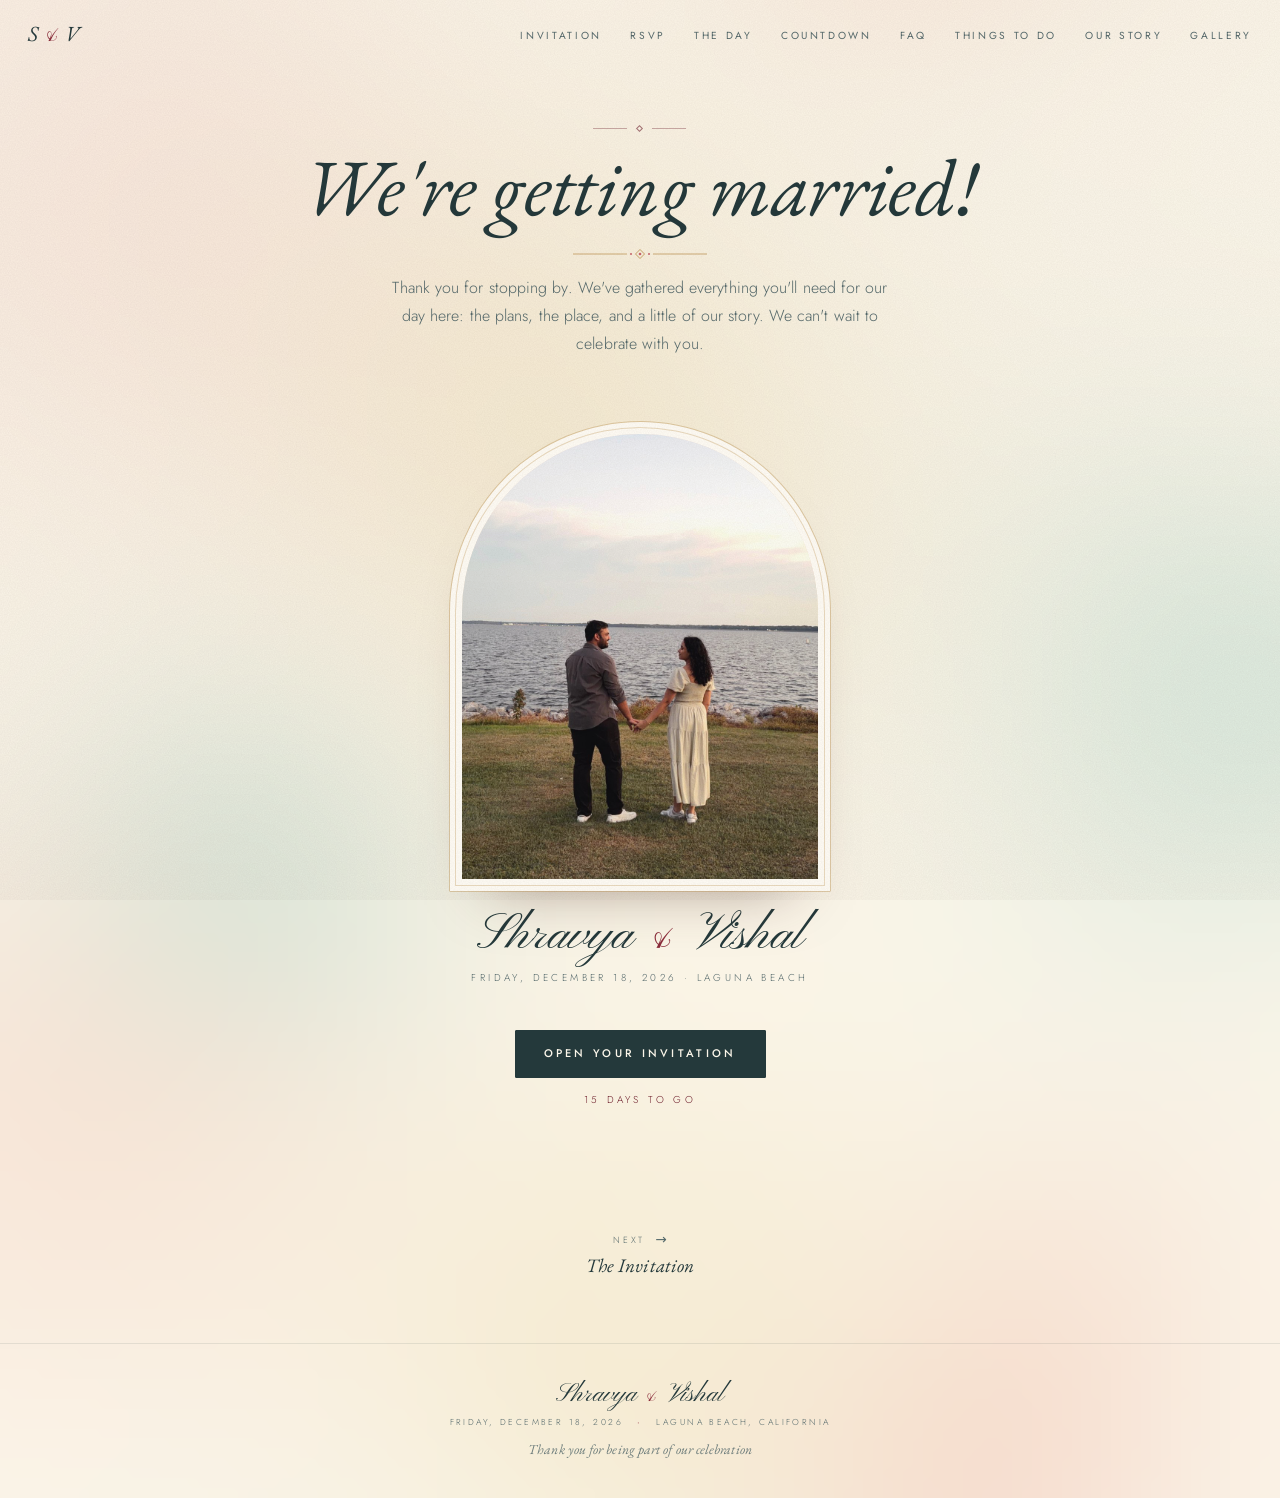
<file: index.html>
<!doctype html>
<html lang="en">
<head>
<meta charset="utf-8">
<meta name="viewport" content="width=device-width, initial-scale=1, viewport-fit=cover">
<meta name="description" content="Shravya & Vishal · Friday, December 18, 2026 · The Woman's Club of Laguna Beach">
<title>Shravya &amp; Vishal</title>
<link rel="preconnect" href="https://fonts.googleapis.com">
<link rel="preconnect" href="https://fonts.gstatic.com" crossorigin>
<link rel="stylesheet" href="https://fonts.googleapis.com/css2?family=EB+Garamond:ital,wght@0,400..600;1,400..600&family=Jost:wght@300;400;500;600&family=Pinyon+Script&display=swap">
<link rel="stylesheet" href="site.css">
<script>try{history.scrollRestoration="manual"}catch(e){}try{if(sessionStorage.getItem("vt")){document.documentElement.classList.add("vt-in");sessionStorage.removeItem("vt")}}catch(e){}</script>
</head>
<body data-page="index.html" class="page-land page-day">
<div class="veil" aria-hidden="true"></div>
<main>
<!-- ================= WELCOME (landing page) ================= -->
<section id="welcome" class="page land">
  <div class="wrap">
    <header class="page-head reveal">
      <span class="eyebrow land-rule" aria-hidden="true"><i></i></span>
      <h1>We're getting married!</h1>
      <p class="lede">Thank you for stopping by. We've gathered everything you'll need for our day here: the plans, the place, and a little of our story. We can't wait to celebrate with you.</p>
    </header>

    <!-- space reserved for the landing animation we'll add later -->
    <div class="land-anim" id="landAnim" aria-hidden="true"></div>

    <figure class="us-fig reveal">
      <div class="us-frame">
        <div class="us-photo">
          <img src="us.jpg" alt="Shravya and Vishal holding hands on the grass by the water at golden hour" width="960" height="1200">
          <div class="us-empty" aria-hidden="true"><span class="ue-mono">S<i>&amp;</i>V</span><span class="ue-note">Your photo goes here</span></div>
        </div>
      </div>
      <figcaption><span class="us-names"><span data-bind="first1"></span> <i>&amp;</i> <span data-bind="first2"></span></span><span class="us-sub">Friday, December 18, 2026 · Laguna Beach</span></figcaption>
    </figure>

    <div class="land-cta reveal">
      <a class="btn solid" href="invitation.html">Open your invitation</a>
      <span class="land-count" id="landCount"></span>
    </div>
  </div>
</section>
</main>
<div id="nextSlot"></div>
<script src="site.js"></script>
<script>
(function () {
  $$("[data-bind=first1]").forEach(e => e.textContent = F1);
  $$("[data-bind=first2]").forEach(e => e.textContent = F2);
  const days = Math.ceil((new Date(CONFIG.ceremony) - Date.now()) / 864e5);
  $("#landCount").textContent = days > 1 ? `${days} days to go` : days === 1 ? "Tomorrow" : days === 0 ? "Today" : "Just married";
})();
</script>
</body>
</html>
</file>
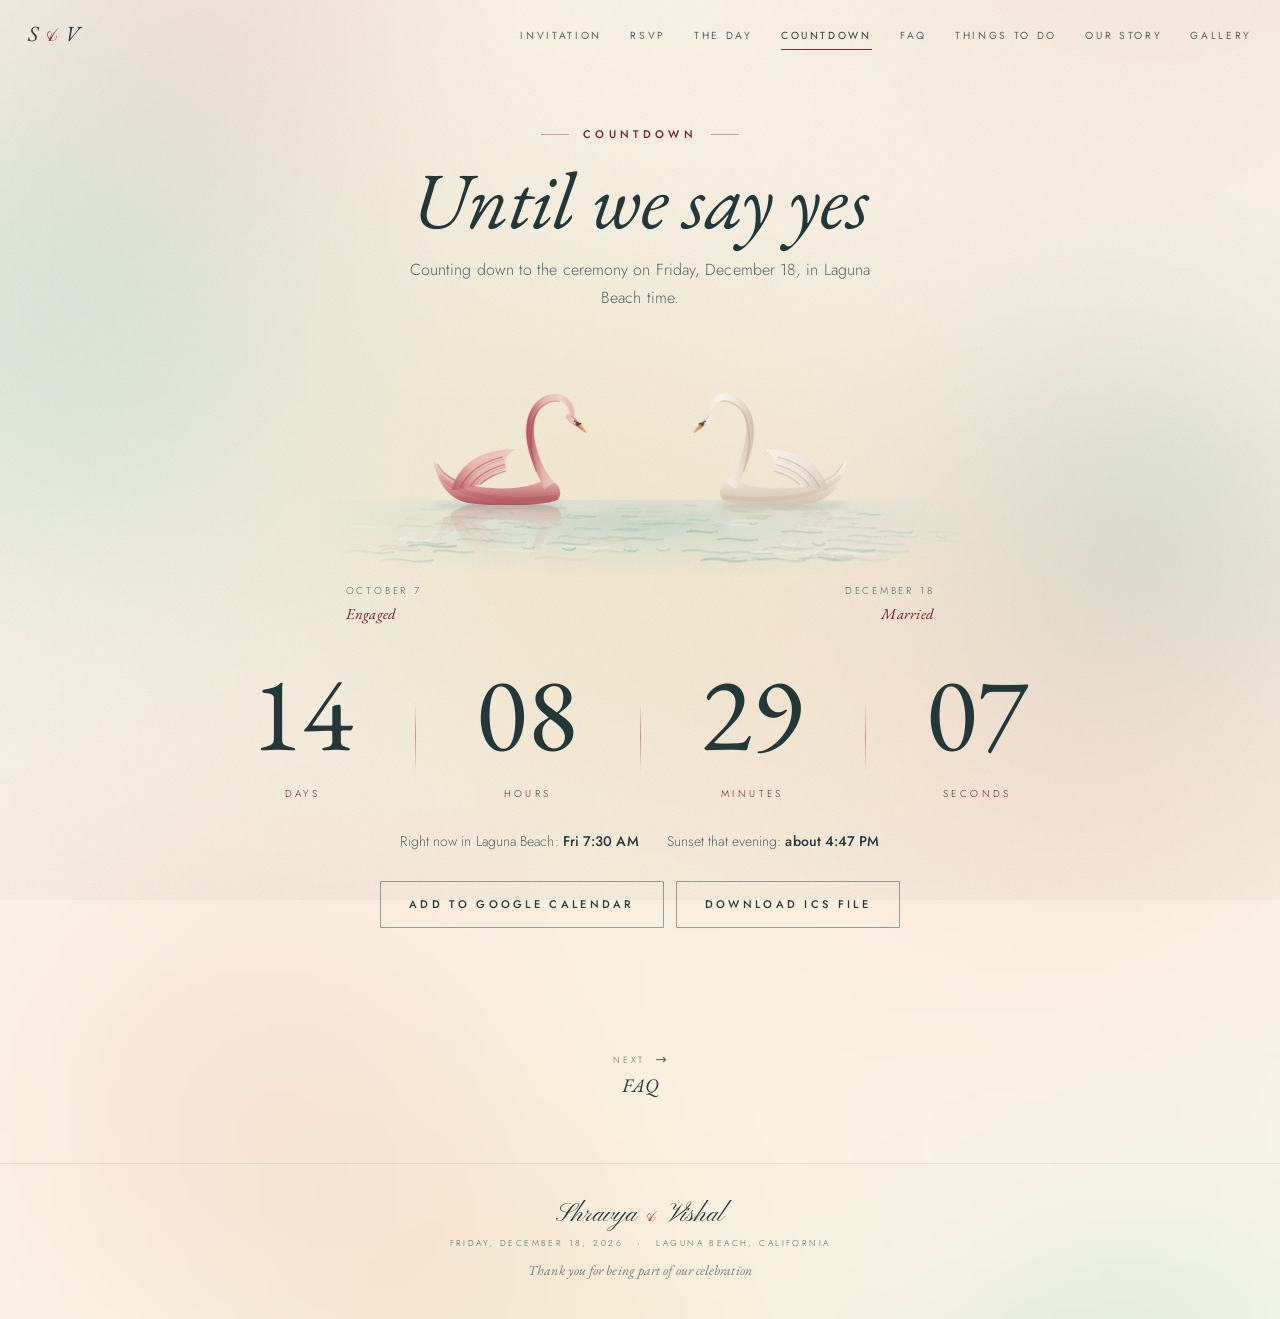
<file: countdown.html>
<!doctype html>
<html lang="en">
<head>
<meta charset="utf-8">
<meta name="viewport" content="width=device-width, initial-scale=1, viewport-fit=cover">
<title>Countdown</title>
<link rel="preconnect" href="https://fonts.googleapis.com">
<link rel="preconnect" href="https://fonts.gstatic.com" crossorigin>
<link rel="stylesheet" href="https://fonts.googleapis.com/css2?family=EB+Garamond:ital,wght@0,400..600;1,400..600&family=Jost:wght@300;400;500;600&family=Pinyon+Script&display=swap">
<link rel="stylesheet" href="site.css">
<script>try{history.scrollRestoration="manual"}catch(e){}try{if(sessionStorage.getItem("vt")){document.documentElement.classList.add("vt-in");sessionStorage.removeItem("vt")}}catch(e){}</script>
</head>
<body data-page="countdown.html" class="page-countdown">
<div class="veil" aria-hidden="true"></div>
<main>
<!-- ================= COUNTDOWN ================= -->
<section id="countdown" class="page countdown">
  <canvas class="wash" id="cdWash" aria-hidden="true"></canvas>
  <div class="wrap" style="position:relative">
      <header class="page-head reveal">
        <span class="eyebrow">Countdown</span>
        <h1>Until we say yes</h1>
        <p class="lede">Counting down to the ceremony on Friday, December 18, in Laguna Beach time.</p>
      </header>
    <div class="cd">
    <figure class="pond" id="pond" aria-label="Two swans drawing closer each day from our engagement on October 7 to the wedding on December 18">
      <svg id="pondSvg" viewBox="0 0 600 190" aria-hidden="true"></svg>
      <figcaption class="pond-cap"><span>October 7<i>Engaged</i></span><span>December 18<i>Married</i></span></figcaption>
    </figure>
    <div class="flips" id="flips" role="timer" aria-live="off"></div>
    <div class="cd-note">
      <span>Right now in Laguna Beach: <b id="lagunaNow">–</b></span>
      <span>Sunset that evening: <b>about 4:47 PM</b></span>
    </div>
    <div class="cal-row">
      <a class="btn" id="calLink" target="_blank" rel="noopener">Add to Google Calendar</a>
      <a class="btn" id="icsLink" href="wedding.ics" download="Shravya-and-Vishal-wedding.ics">Download ICS file</a>
    </div>
    </div>
  </div>
</section>

</main>
<div id="nextSlot"></div>
<script src="site.js"></script>
<script>
/* ---------------- countdown ---------------- */
(function countdown() {
  const target = new Date(CONFIG.ceremony).getTime();
  const units = [["d", "Days"], ["h", "Hours"], ["m", "Minutes"], ["s", "Seconds"]];
  $("#flips").innerHTML = units.map(([k, l], n) => `${n ? '<i class="cd-sep" aria-hidden="true"></i>' : ""}<div class="cd-u"><span class="cd-n" id="fc-${k}"><b>00</b></span><span class="fl">${l}</span></div>`).join("");
  const cur = {};
  // each number rolls: the new one slides up from below into place, the old one slides up and away.
  // only ever two numbers in a slot; anything older is removed at once, so nothing can pile up (e.g. after a background tab wakes)
  function set(k, v) {
    const el = $("#fc-" + k); if (cur[k] === v) return;
    const first = cur[k] === undefined; cur[k] = v;
    if (REDUCED || first || document.hidden) { el.innerHTML = `<b>${v}</b>`; return; }
    $$("b.out", el).forEach(b => b.remove());
    const old = $("b:not(.out)", el);
    if (old) { old.classList.remove("in"); old.classList.add("out"); old.addEventListener("animationend", () => old.remove(), { once: true }); setTimeout(() => old.remove(), 1200); }
    const nb = document.createElement("b"); nb.className = "in"; nb.textContent = v; el.appendChild(nb);
  }
  document.addEventListener("visibilitychange", () => { if (!document.hidden) $$(".cd-n").forEach(el => { const keep = $("b:last-child", el); $$("b", el).forEach(b => b !== keep && b.remove()); keep && keep.classList.remove("in", "out"); }); });
  let celebrated = false;
  const fmt = new Intl.DateTimeFormat("en-US", { timeZone: "America/Los_Angeles", weekday: "short", hour: "numeric", minute: "2-digit" });
  function tick() {
    let ms = Math.max(0, target - Date.now());
    const d = Math.floor(ms / 864e5); ms -= d * 864e5;
    const h = Math.floor(ms / 36e5); ms -= h * 36e5;
    const m = Math.floor(ms / 6e4); ms -= m * 6e4;
    const s = Math.floor(ms / 1e3);
    set("d", String(d).padStart(2, "0")); set("h", String(h).padStart(2, "0")); set("m", String(m).padStart(2, "0")); set("s", String(s).padStart(2, "0"));
    $("#lagunaNow").textContent = fmt.format(new Date());
    if (target - Date.now() <= 0 && !celebrated) {
      celebrated = true;
      $("#flips").insertAdjacentHTML("afterend", `<p class="cd-done">Today's the day</p>`);
      confetti(innerWidth / 2, innerHeight * .6, 200);
    }
  }
  tick(); setInterval(tick, 1000);
  /* two swans, one blush and one aqua, on a painted pond. they drift toward each other from the engagement (Oct 7) to the wedding */
  (function swans() {
    const svg = $("#pondSvg"), WL = 120;                       // waterline
    const NECK = "M89.55 73.72L88.31 72.13L87.10 70.52L85.92 68.89L84.77 67.23L83.67 65.56L82.64 63.85L81.77 62.07L80.95 60.29L80.17 58.50L79.45 56.70L78.77 54.91L78.16 53.12L77.59 51.33L77.09 49.55L76.64 47.77L76.26 46.00L75.93 44.24L75.68 42.50L75.49 40.77L75.37 39.05L75.32 37.35L75.34 35.67L75.44 34.01L75.61 32.37L75.87 30.70L76.24 29.13L76.72 27.62L77.29 26.20L77.96 24.85L78.70 23.58L79.52 22.40L80.41 21.31L81.35 20.31L82.34 19.41L83.36 18.61L84.42 17.91L85.50 17.32L86.59 16.85L87.68 16.48L88.76 16.23L89.83 16.09L90.88 16.06L91.90 16.16L92.89 16.36L93.85 16.69L94.78 17.14L95.68 17.73L96.54 18.46L96.98 18.89L97.39 19.32L97.78 19.76L98.13 20.21L98.46 20.66L98.76 21.12L99.03 21.58L99.28 22.05L99.50 22.53L99.70 23.01L99.86 23.50L100.00 23.99L100.12 24.49L100.21 25.00L100.27 25.52L100.31 26.04L100.32 26.57L100.30 27.10L100.26 27.64L100.19 28.19L100.09 28.74L99.96 29.31L99.80 29.87L99.61 30.44L102.39 31.56L102.67 30.88L102.92 30.20L103.13 29.51L103.31 28.82L103.46 28.13L103.57 27.43L103.65 26.73L103.69 26.04L103.69 25.34L103.66 24.64L103.60 23.95L103.50 23.26L103.36 22.57L103.18 21.89L102.97 21.21L102.72 20.54L102.43 19.88L102.11 19.23L101.76 18.58L101.37 17.95L100.94 17.33L100.48 16.72L99.99 16.12L99.46 15.54L98.25 14.44L96.95 13.51L95.57 12.78L94.13 12.22L92.64 11.85L91.12 11.65L89.59 11.63L88.05 11.77L86.52 12.07L85.01 12.52L83.53 13.11L82.08 13.84L80.67 14.70L79.31 15.69L78.01 16.80L76.78 18.03L75.62 19.37L74.55 20.83L73.57 22.39L72.69 24.05L71.92 25.82L71.28 27.68L70.76 29.62L70.39 31.63L70.15 33.51L69.99 35.41L69.91 37.32L69.92 39.25L70.00 41.18L70.16 43.13L70.40 45.08L70.71 47.04L71.08 49.00L71.52 50.96L72.03 52.92L72.59 54.88L73.22 56.84L73.90 58.79L74.64 60.74L75.42 62.68L76.26 64.61L77.14 66.53L77.95 68.49L78.77 70.47L79.63 72.44L80.54 74.40L81.47 76.35L82.45 78.28Z";
    const PAL = {
      p: { lt: "#F7D6CF", mid: "#EDB9AF", dp: "#B5525E", sh: "#8B2C3A" },
      b: { lt: "#FFFBF4", mid: "#F3EBDF", dp: "#D8C7B0", sh: "#A8927A" }
    };
    // a swan facing right, painted in soft layers (no outlines), in its own colours
    const swan = (k) => { const c = PAL[k], g = id => `${k}${id}`; return `
      <g id="swan-${k}">
        <defs>
          <linearGradient id="${g("Bd")}" x1="0" y1="56" x2="0" y2="90" gradientUnits="userSpaceOnUse"><stop offset="0" stop-color="${c.lt}"/><stop offset=".45" stop-color="${c.mid}"/><stop offset="1" stop-color="${c.dp}"/></linearGradient>
          <linearGradient id="${g("Wg")}" x1="64" y1="48" x2="16" y2="80" gradientUnits="userSpaceOnUse"><stop offset="0" stop-color="${c.lt}"/><stop offset=".6" stop-color="${c.mid}" stop-opacity=".95"/><stop offset="1" stop-color="${c.dp}" stop-opacity=".9"/></linearGradient>
          <linearGradient id="${g("Nk")}" x1="70" y1="0" x2="104" y2="0" gradientUnits="userSpaceOnUse"><stop offset="0" stop-color="${c.dp}"/><stop offset=".35" stop-color="${c.mid}"/><stop offset=".7" stop-color="${c.lt}"/><stop offset="1" stop-color="${c.mid}"/></linearGradient>
          <radialGradient id="${g("Hd")}" cx="102" cy="28" r="7" gradientUnits="userSpaceOnUse"><stop offset="0" stop-color="${c.lt}"/><stop offset=".7" stop-color="${c.mid}"/><stop offset="1" stop-color="${c.dp}"/></radialGradient>
          <linearGradient id="${g("Bk")}" x1="106" y1="31" x2="112" y2="39.5" gradientUnits="userSpaceOnUse"><stop offset="0" stop-color="#C9714A"/><stop offset=".5" stop-color="#E0915E"/><stop offset="1" stop-color="#EBAA74"/></linearGradient>
        </defs>
        <path d="M5 58 C 12 69, 25 76, 44 77.5 C 62 79, 76 76, 85 71 C 93 74, 96 81, 92 86 C 82 90, 52 91, 32 88.5 C 17 86.5, 8 76, 5 58 Z" fill="url(#${g("Bd")})"/>
        <path d="M10 70 C 24 84, 56 88, 90 84" fill="none" stroke="${c.sh}" stroke-width="3" opacity=".14" stroke-linecap="round"/>
        <path d="${NECK}" fill="url(#${g("Nk")})"/>
        <path d="M77 66 C 73 54, 72 42, 74.5 32 C 77 21, 86 15.5, 93 17" fill="none" stroke="${c.sh}" stroke-width="1" opacity=".35" stroke-linecap="round"/>
        <path d="M18 79 C 21 64, 36 50, 62 50.5 C 57 54, 54 58, 56 63 Q 53.5 66.8, 49.4 66.8 Q 47.4 70.8, 42.6 71.6 Q 39.6 75.2, 33.6 76 Q 27 78.8, 18 79 Z" fill="url(#${g("Wg")})"/>
        <path d="M24 77 C 29 67, 39 59.5, 53 56 M31 76.2 C 35.5 69.5, 43.5 64.2, 54.5 61.2 M38 75 C 42.5 70.6, 48.5 67.6, 55.5 65.8" fill="none" stroke="${c.sh}" stroke-width=".9" opacity=".4" stroke-linecap="round"/>
        <path d="M25 78.4 C 30 68.6, 40 61, 54 57.6 M32 77.6 C 36.5 71, 44.5 65.8, 55.5 62.8" fill="none" stroke="${c.sh}" stroke-width=".6" opacity=".22" stroke-linecap="round"/>
        <path d="M8 61 C 11 66.5, 15 70, 20 72" fill="none" stroke="${c.sh}" stroke-width=".8" opacity=".35" stroke-linecap="round"/>
        <path d="M99.15 25.73C99.82 25.45 100.78 26.25 101.59 26.71C102.40 27.17 103.29 27.80 104.03 28.48C104.77 29.16 105.48 30.10 106.02 30.78C106.56 31.47 107.29 31.95 107.25 32.59C107.22 33.23 106.56 34.55 105.81 34.64C105.06 34.73 103.73 33.74 102.75 33.15C101.77 32.55 100.79 31.86 99.93 31.06C99.07 30.26 97.75 29.25 97.62 28.36C97.49 27.47 98.49 26.00 99.15 25.73Z" fill="url(#${g("Hd")})"/>
        <path d="M101.27 27.10Q103.71 28.86 105.70 31.17" fill="none" stroke="${c.sh}" stroke-width=".7" opacity=".4" stroke-linecap="round"/>
        <path d="M107.07 32.18C107.63 32.42 108.61 33.78 109.33 34.64C110.04 35.50 110.90 36.64 111.39 37.33C111.88 38.02 112.29 38.54 112.27 38.77C112.24 39.01 111.85 39.07 111.23 38.76C110.62 38.46 109.48 37.59 108.58 36.95C107.68 36.31 106.27 35.55 105.83 34.92C105.40 34.30 105.75 33.66 105.96 33.21C106.16 32.75 106.51 31.94 107.07 32.18Z" fill="url(#${g("Bk")})"/>
        <path d="M108.07 33.79Q109.97 35.89 111.62 37.98" fill="none" stroke="#F8D9B6" stroke-width=".45" opacity=".85" stroke-linecap="round"/>
        <path d="M104.62 31.05C105.07 30.99 106.92 31.79 107.29 32.23C107.66 32.67 107.14 33.35 106.86 33.69C106.57 34.04 105.93 34.49 105.56 34.31C105.19 34.13 104.78 33.16 104.62 32.62C104.47 32.08 104.18 31.12 104.62 31.05Z" fill="#3B2B2E" opacity=".78"/>
        <path d="M107.20 32.02C107.32 31.91 108.05 31.95 108.28 32.14C108.51 32.33 108.71 33.06 108.59 33.18C108.47 33.29 107.79 33.04 107.56 32.84C107.33 32.65 107.08 32.14 107.20 32.02Z" fill="#2E2224" opacity=".9"/>
        <circle cx="103.97" cy="30.90" r=".55" fill="#1F1718"/>
      </g>`; };

    // painted water: a soft wash, then many little brush strokes and crescents, denser near the swans
    const R = rng(1218); let crescents = ""; const layers = ["", "", "", ""];
    const wave = (x, y, len, amp) => `M${x.toFixed(1)} ${y.toFixed(1)}q${(len / 4).toFixed(1)} ${(-amp).toFixed(2)} ${(len / 2).toFixed(1)} 0t${(len / 2).toFixed(1)} 0`;
    for (let i = 0; i < 120; i++) {
      const row = Math.pow(R(), 1.35), y = WL + 1 + row * 52;           // nearer rows: longer, thicker, more spread
      const spread = 240 + row * 300, x = 300 + (R() - .5) * spread * 1.5;
      if (x < 6 || x > 594) continue;
      const len = 8 + row * 34 + R() * 14, w = .45 + row * 1.1;
      const tone = R(), col = tone < .55 ? "#9EC3B9" : tone < .78 ? "#7AABA2" : tone < .93 ? "#FFFFFF" : (x < 300 ? "#F2B7BA" : "#C2DED7");
      const L = Math.min(3, Math.floor(row * 4)), dur = (6 + R() * 5).toFixed(2), dl = (-R() * 11).toFixed(2), op = (.32 + R() * .45 * (1 - row * .35)), tx = (26 + row * 46).toFixed(1);
      layers[L] += `<path class="wv" style="--d:${dur}s;--dl:${dl}s;--o:${op.toFixed(2)};--tx:${tx}px" d="${wave(x - len / 2, y, len, .8 + row * 1.6)}" stroke="${col}" stroke-width="${w.toFixed(2)}" opacity="${op.toFixed(2)}"/>`;
    }
    let glints = "";
    for (let i = 0; i < 9; i++) {
      const row = R(), y = WL + 8 + row * 40, x = 120 + R() * 360, len = 30 + row * 40;
      glints += `<path class="gl" style="--d:${(7 + R() * 5).toFixed(2)}s;--dl:${(-R() * 12).toFixed(2)}s;--tx:${(60 + row * 70).toFixed(0)}px" d="${wave(x - len / 2, y, len, 1 + row * 1.4)}" stroke="#FFFFFF" stroke-width="${(.9 + row * .9).toFixed(2)}"/>`;
    }
    for (let i = 0; i < 26; i++) {
      const row = R(), y = WL + 6 + row * 40, x = 300 + (R() - .5) * (260 + row * 300) * 1.4, r = 2 + row * 5;
      crescents += `<path d="M${(x - r).toFixed(1)} ${y.toFixed(1)}q${r.toFixed(1)} ${(r * .7).toFixed(1)} ${(2 * r).toFixed(1)} 0" stroke="${R() < .5 ? "#7AABA2" : "#FFFFFF"}" stroke-width="${(.5 + row * .6).toFixed(2)}" opacity="${(.3 + R() * .35).toFixed(2)}"/>`;
    }
    svg.innerHTML = `
      <defs>
        ${swan("p")}${swan("b")}
        <radialGradient id="pondWash" cx="300" cy="${WL + 18}" r="330" gradientTransform="translate(300 ${WL + 18}) scale(1 .16) translate(-300 ${-(WL + 18)})" gradientUnits="userSpaceOnUse">
          <stop offset="0" stop-color="#ACCEC5" stop-opacity=".55"/><stop offset=".55" stop-color="#C8DFD9" stop-opacity=".3"/><stop offset="1" stop-color="#C8DFD9" stop-opacity="0"/></radialGradient>
        <filter id="paint" x="-5%" y="-5%" width="110%" height="110%"><feTurbulence type="fractalNoise" baseFrequency=".9" numOctaves="2" seed="7" result="n"/><feDisplacementMap in="SourceGraphic" in2="n" scale=".7"/></filter>
        <filter id="shimmer" x="-10%" y="-20%" width="120%" height="140%">
          <feTurbulence type="fractalNoise" baseFrequency=".02 .22" numOctaves="2" seed="3" result="w"><animate attributeName="baseFrequency" dur="9s" values=".02 .22;.024 .26;.02 .22" repeatCount="indefinite"/></feTurbulence>
          <feDisplacementMap in="SourceGraphic" in2="w" scale="5"/><feGaussianBlur stdDeviation=".7"/></filter>
        <filter id="soft"><feGaussianBlur stdDeviation="2.4"/></filter>
        <filter id="ripplyWater" x="-5%" y="-30%" width="110%" height="160%">
          <feTurbulence type="fractalNoise" baseFrequency=".012 .09" numOctaves="1" seed="5" result="w"><animate attributeName="baseFrequency" dur="7s" values=".012 .09;.016 .11;.012 .09" repeatCount="indefinite"/></feTurbulence>
          <feDisplacementMap in="SourceGraphic" in2="w" scale="3.2" xChannelSelector="R" yChannelSelector="G"/></filter>
        <radialGradient id="edgeFade" cx="300" cy="${WL + 10}" r="330" gradientTransform="translate(300 ${WL + 10}) scale(1 .22) translate(-300 ${-(WL + 10)})" gradientUnits="userSpaceOnUse"><stop offset="0" stop-color="#fff"/><stop offset=".8" stop-color="#fff" stop-opacity=".8"/><stop offset="1" stop-color="#fff" stop-opacity="0"/></radialGradient>
        <mask id="pondFade" maskUnits="userSpaceOnUse" x="0" y="${WL - 10}" width="600" height="80"><rect x="0" y="${WL - 10}" width="600" height="80" fill="url(#edgeFade)"/></mask>
        <linearGradient id="reflFade" x1="0" y1="${WL}" x2="0" y2="${WL + 52}" gradientUnits="userSpaceOnUse"><stop offset="0" stop-color="#fff" stop-opacity=".6"/><stop offset="1" stop-color="#fff" stop-opacity="0"/></linearGradient>
        <mask id="reflMask" maskUnits="userSpaceOnUse" x="0" y="${WL}" width="600" height="70"><rect x="0" y="${WL}" width="600" height="70" fill="url(#reflFade)"/></mask>
        <clipPath id="aboveWater"><rect x="0" y="0" width="600" height="${WL + .6}"/></clipPath>
      </defs>
      <rect x="0" y="${WL - 4}" width="600" height="70" fill="url(#pondWash)"/>
      <g class="pond-refl" mask="url(#reflMask)" filter="url(#shimmer)">
        <g transform="translate(0 ${2 * WL}) scale(1 -1)">
          <g class="sw-pos sw-l"><g class="sw-bob"><use href="#swan-p"/></g></g>
          <g class="sw-pos sw-r"><g class="sw-bob b2"><use href="#swan-b"/></g></g>
        </g>
      </g>
      <g class="pond-strokes" fill="none" stroke-linecap="round" mask="url(#pondFade)"><g filter="url(#ripplyWater)">${layers.map((l, i) => `<g class="swell s${i}"><g class="drift l${i}">${l}</g></g>`).join("")}<g class="swell s1"><g class="drift b">${crescents}</g></g><g class="glints">${glints}</g></g></g>
      <g class="shadows"><ellipse class="sw-sh" id="shL" cy="${WL + 1.5}" rx="62" ry="3.4" fill="#6E9D94" opacity=".22" filter="url(#soft)"/><ellipse class="sw-sh" id="shR" cy="${WL + 1.5}" rx="62" ry="3.4" fill="#6E9D94" opacity=".22" filter="url(#soft)"/></g>
      <g clip-path="url(#aboveWater)" filter="url(#paint)">
        <g class="sw-pos sw-l"><g class="sw-bob"><use href="#swan-p"/></g></g>
        <g class="sw-pos sw-r"><g class="sw-bob b2"><use href="#swan-b"/></g></g>
      </g>
      <g class="ripples" fill="none" stroke="#FFFFFF" stroke-linecap="round">
        <path class="rp" id="rpL"/><path class="rp b2" id="rpR"/><path class="rp c" id="rpL2"/><path class="rp b2 c" id="rpR2"/>
      </g>
      <path class="pond-heart" d="M300 14C296.5 9.5 289 10.5 289 16C289 20.5 294.5 24 300 27.5C305.5 24 311 20.5 311 16C311 10.5 303.5 9.5 300 14Z"/>`;

    const t0 = new Date("2026-10-07T00:00:00-07:00").getTime(), t1 = target;
    const p = clamp((Date.now() - t0) / (t1 - t0)), S = 1.34;
    const meet = 300 - 112.5 * S, from = 8;
    const ease = t => 1 - Math.pow(1 - t, 3);
    const arc = (cx, w) => `M${(cx - w).toFixed(1)} ${WL + 2}q${w.toFixed(1)} 3.2 ${(2 * w).toFixed(1)} 0`;
    const place = k => {
      const x = from + (meet - from) * k, bl = x + 50 * S, br = 600 - x - 50 * S;
      $$(".sw-l", svg).forEach(g => g.setAttribute("transform", `translate(${x.toFixed(2)} 1) scale(${S})`));
      $$(".sw-r", svg).forEach(g => g.setAttribute("transform", `translate(${(600 - x).toFixed(2)} 1) scale(${-S} ${S})`));
      $("#shL", svg).setAttribute("cx", bl.toFixed(1)); $("#shR", svg).setAttribute("cx", br.toFixed(1));
      $("#rpL", svg).setAttribute("d", arc(bl + 6, 46)); $("#rpR", svg).setAttribute("d", arc(br - 6, 46));
      $("#rpL2", svg).setAttribute("d", arc(bl - 4, 58)); $("#rpR2", svg).setAttribute("d", arc(br + 4, 58));
    };
    $("#pond").classList.toggle("met", p >= 1);
    if (REDUCED) { place(p); return; }
    place(0);
    const go = () => { const st = performance.now(), D = 2800;
      const step = now => { const k = clamp((now - st) / D); place(p * ease(k)); if (k < 1) requestAnimationFrame(step); };
      requestAnimationFrame(step); };
    const io = new IntersectionObserver(es => { if (es[0].isIntersecting) { io.disconnect(); setTimeout(go, 350); } }, { threshold: .4 });
    io.observe($("#pond"));
  })();
  const start = new Date(target - 30 * 6e4), end = new Date(target + 4.5 * 36e5);   // 3:30 arrival to 8:30 goodnight, same as the .ics
  const z = d => d.toISOString().replace(/[-:]/g, "").replace(/\.\d{3}/, "");
  $("#calLink").href = "https://calendar.google.com/calendar/render?action=TEMPLATE"
    + "&text=" + encodeURIComponent(`${N1} & ${N2}'s wedding`)
    + "&dates=" + z(start) + "/" + z(end)
    + "&location=" + encodeURIComponent(`${CONFIG.venue.name}, ${CONFIG.venue.address}`)
    + "&details=" + encodeURIComponent(`Ceremony at 4:00 PM. Please arrive by 3:30.\nDress code: ${CONFIG.dressCode}. Evenings dip to about 50°F, so bring a layer.\nRSVP: ${CONFIG.zola}`);
  // the .ics file sits beside the page once the site is hosted; in a preview where it can't be served, the button explains instead of failing
  const ics = $("#icsLink");
  fetch(ics.getAttribute("href"), { method: "HEAD" }).then(r => { if (!r.ok) throw 0; }).catch(() => {
    ics.addEventListener("click", e => {
      e.preventDefault();
      let n = $(".cal-msg"); if (!n) { n = document.createElement("p"); n.className = "cal-msg"; ics.parentElement.after(n); }
      n.textContent = "The calendar file will be available once the site is live.";
    });
  });
})();

</script>
</body>
</html>
</file>
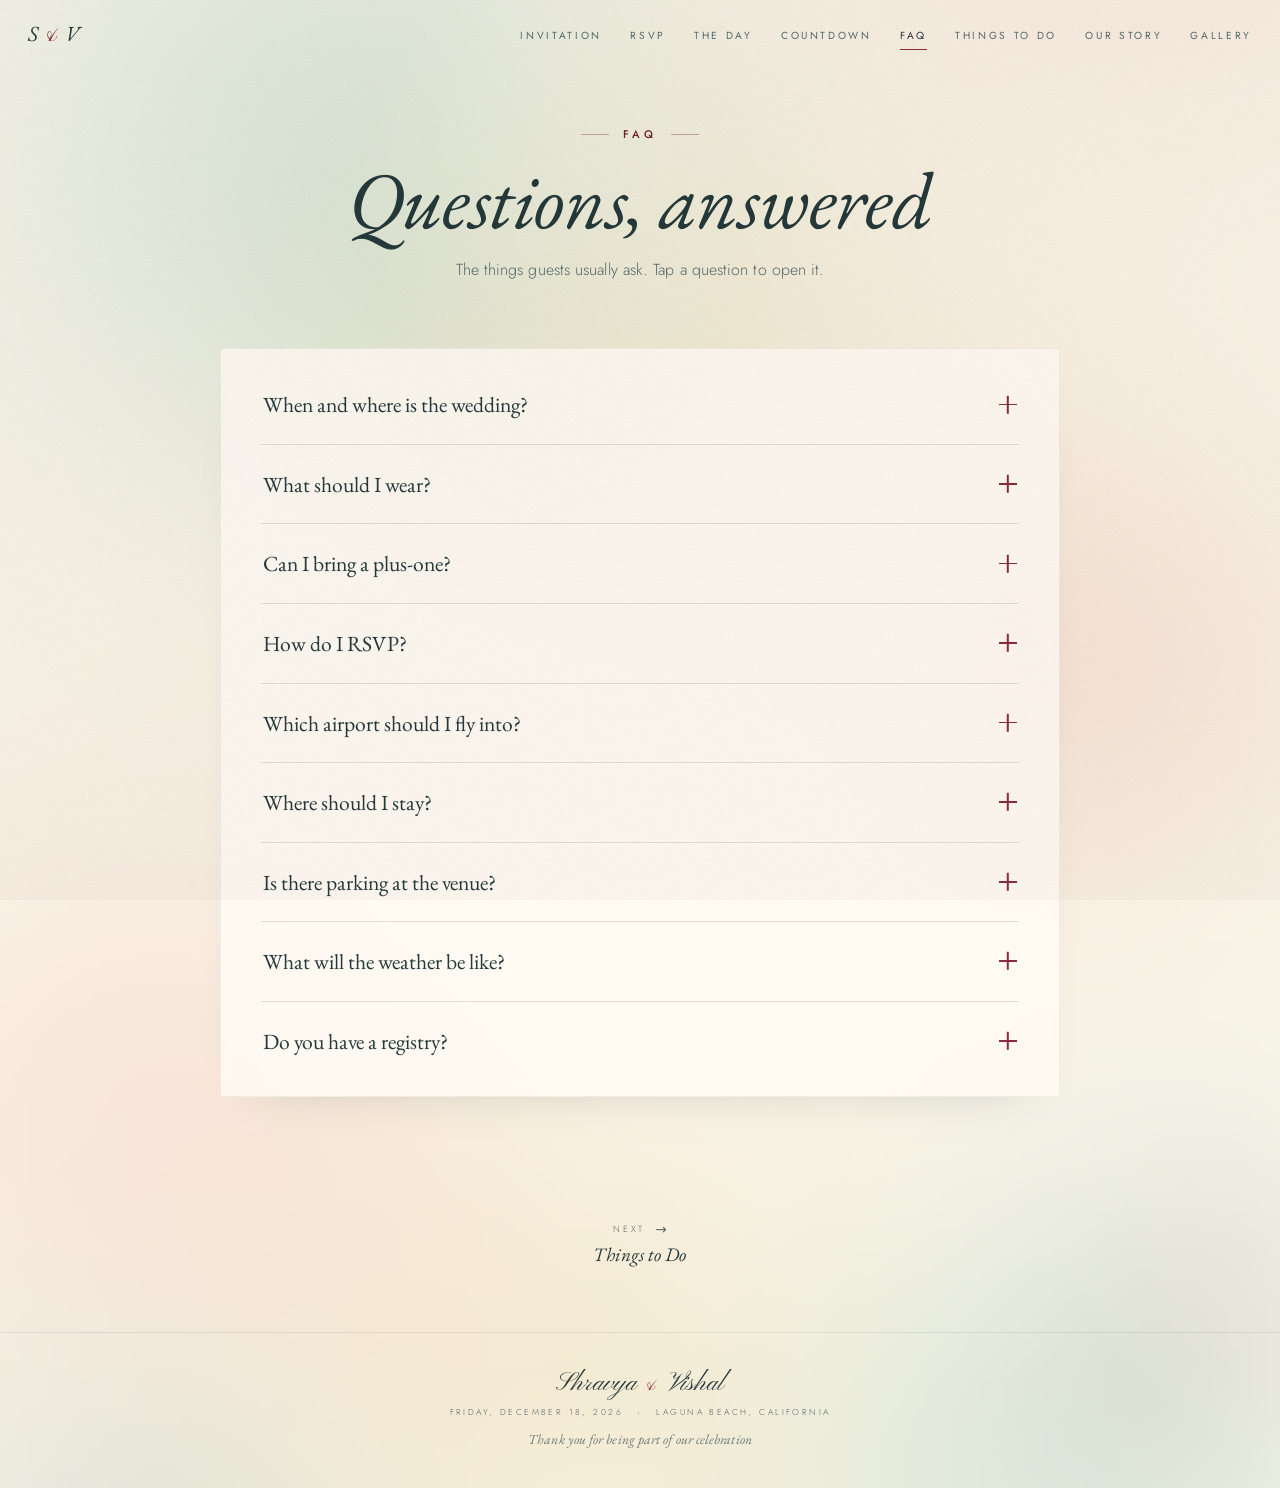
<file: faq.html>
<!doctype html>
<html lang="en">
<head>
<meta charset="utf-8">
<meta name="viewport" content="width=device-width, initial-scale=1, viewport-fit=cover">
<title>FAQ</title>
<link rel="preconnect" href="https://fonts.googleapis.com">
<link rel="preconnect" href="https://fonts.gstatic.com" crossorigin>
<link rel="stylesheet" href="https://fonts.googleapis.com/css2?family=EB+Garamond:ital,wght@0,400..600;1,400..600&family=Jost:wght@300;400;500;600&family=Pinyon+Script&display=swap">
<link rel="stylesheet" href="site.css">
<script>try{history.scrollRestoration="manual"}catch(e){}try{if(sessionStorage.getItem("vt")){document.documentElement.classList.add("vt-in");sessionStorage.removeItem("vt")}}catch(e){}</script>
</head>
<body data-page="faq.html" class="page-faq">
<div class="veil" aria-hidden="true"></div>
<main>
<!-- ================= FAQ ================= -->
<section id="faq" class="page faq">
  <div class="marq" id="marq" aria-hidden="true"></div>
  <div class="wrap">
    <header class="page-head reveal">
        <span class="eyebrow">FAQ</span>
        <h1>Questions, answered</h1>
        <p class="lede">The things guests usually ask. Tap a question to open it.</p>
      </header>
    <div class="faq-panel" id="faqList"></div>
  </div>
</section>

</main>
<div id="nextSlot"></div>
<script src="site.js"></script>
<script>
/* ---------------- FAQ ---------------- */
(function faq() {
  const rows = [
    ["Hyderabad", ["Charminar", "Irani chai", "Osmania biscuits", "Dum biryani", "Pearls of Laad Bazaar", "Hussain Sagar", "Golconda at dusk"], "c1", 80, ""],
    ["Chennai", ["Marina Beach", "Filter coffee", "Jasmine strings", "Kolam at dawn", "Kapaleeshwarar", "Carnatic evenings", "Idli and podi"], "c2", 95, "r"],
    ["Laguna", ["Heisler Park", "Tide pools", "Main Beach", "Golden hour", "Crystal Cove", "Victoria Beach", "Sawdust"], "c3", 85, ""]
  ];
  $("#marq").innerHTML = rows.map(([lab, items, c, d, dir]) => {
    const seq = `<span class="mlab">${lab}</span>` + items.map(i => `<span>${esc(i)}</span>`).join("");
    return `<div class="mrow ${c} ${dir}" style="--d:${d}s">${seq}${seq}</div>`;
  }).join("");
  const QA = [
    ["When and where is the wedding?", `Friday, December 18, 2026, at ${CONFIG.venue.name}, ${CONFIG.venue.address}. The ceremony starts at ${CONFIG.ceremonyLabel}, so please arrive about 30 minutes early.`],
    ["What should I wear?", `${CONFIG.dressCode}, whichever feels most like you. ${CONFIG.dressNote}`],
    ["Can I bring a plus-one?", "Of course. If you do not see a plus-one on your invitation already, just send us a quick text to let us know, so we can save them a seat at dinner."],
    ["How do I RSVP?", `Use the RSVP button on this site, which opens our Zola page. Please reply by ${CONFIG.rsvpBy}.`],
    ["Which airport should I fly into?", "John Wayne Airport (SNA) in Santa Ana is the closest. Long Beach (LGB) and LAX are also options with a longer drive, so plan around traffic."],
    ["Where should I stay?", "Laguna has hotels along Coast Highway, and Dana Point, Newport Beach and Irvine have more choices nearby. December is a quieter season, but it's still worth booking early."],
    ["Is there parking at the venue?", "Yes. The venue has 18 spots across its front and back lots, and there's plenty of street parking on the surrounding blocks."],
    ["What will the weather be like?", "Usually mild and clear, with days in the 60s°F. Once the sun sets around 4:47 PM it cools down quickly, so bring a layer."],
    ["Do you have a registry?", "We don't. Having you there is the only gift we need."]
  ];
  $("#faqList").innerHTML = QA.map(([q, a], i) => `<div class="acc"><button id="q${i}" aria-expanded="false" aria-controls="a${i}"><span>${esc(q)}</span><span class="pm" aria-hidden="true"></span></button><div class="ans" id="a${i}" role="region" aria-labelledby="q${i}"><div><p>${esc(a)}</p></div></div></div>`).join("");
  $$("#faqList .acc button").forEach(btn => btn.addEventListener("click", () => {
    const acc = btn.parentElement, open = !acc.classList.contains("open");
    acc.classList.toggle("open", open); btn.setAttribute("aria-expanded", open);
  }));
})();

</script>
</body>
</html>
</file>
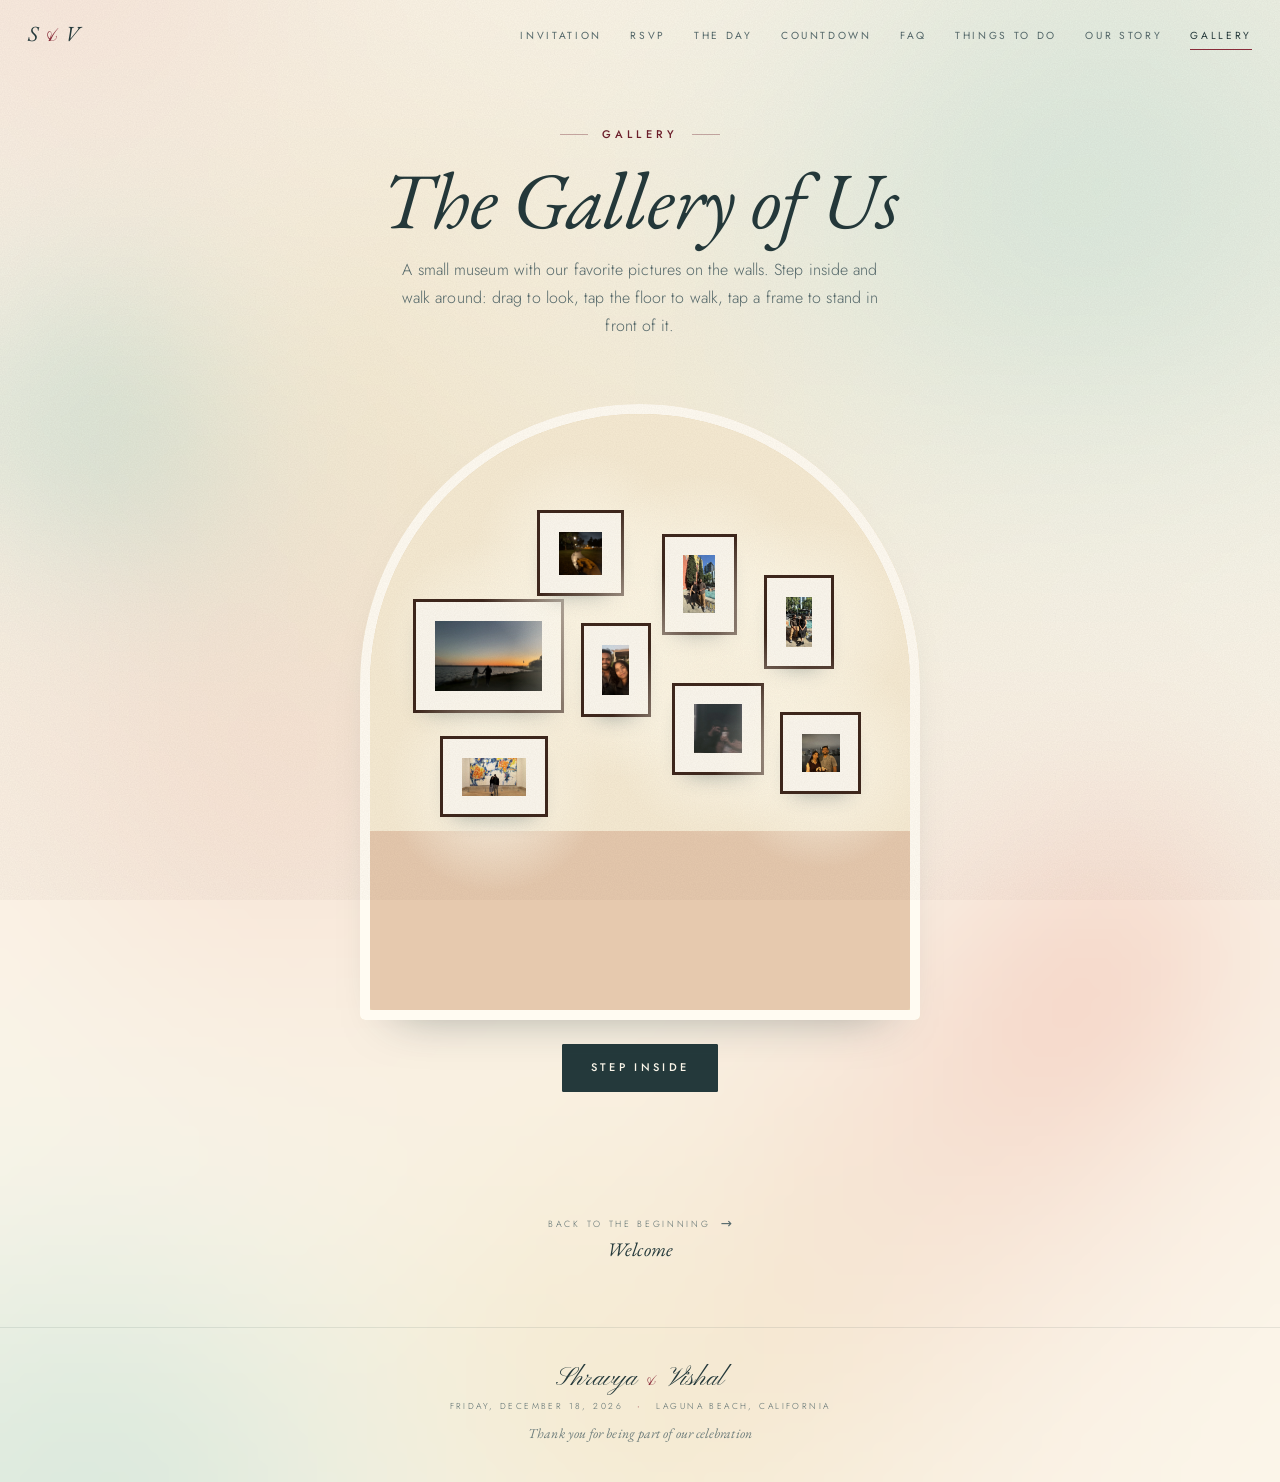
<file: gallery.html>
<!doctype html>
<html lang="en">
<head>
<meta charset="utf-8">
<meta name="viewport" content="width=device-width, initial-scale=1, viewport-fit=cover">
<title>Gallery</title>
<link rel="preconnect" href="https://fonts.googleapis.com">
<link rel="preconnect" href="https://fonts.gstatic.com" crossorigin>
<link rel="stylesheet" href="https://fonts.googleapis.com/css2?family=EB+Garamond:ital,wght@0,400..600;1,400..600&family=Jost:wght@300;400;500;600&family=Pinyon+Script&display=swap">
<link rel="stylesheet" href="site.css">
<script>try{history.scrollRestoration="manual"}catch(e){}try{if(sessionStorage.getItem("vt")){document.documentElement.classList.add("vt-in");sessionStorage.removeItem("vt")}}catch(e){}</script>
</head>
<body data-page="gallery.html" class="page-gallery">
<div class="veil" aria-hidden="true"></div>
<main>
<!-- ================= GALLERY ================= -->
<section id="gallery" class="page gallery">
  <div class="wrap">
      <header class="page-head reveal">
        <span class="eyebrow">Gallery</span>
        <h1>The Gallery of Us</h1>
        <p class="lede">A small museum with our favorite pictures on the walls. Step inside and walk around: drag to look, tap the floor to walk, tap a frame to stand in front of it.</p>
      </header>
    <div class="gal-stage">
      <div class="doorway reveal" id="doorway"><div class="door-wall" id="doorWall"></div></div>
      <button class="btn solid" id="enterGallery">Step inside</button>
    </div>
  </div>
</section>

</main>

<!-- Museum overlay -->
<div class="museum" id="museum" role="dialog" aria-modal="true" aria-label="The Gallery of Us">
  <canvas id="museumCanvas"></canvas>
  <div class="m-loading" id="mLoading">Hanging the pictures…</div>
  <div class="m-top">
    <div class="m-title"><b>The Gallery of Us</b><span>Drag to look · tap the floor to walk · tap a frame to visit it · WASD or arrows</span></div>
    <button class="m-btn m-exit" id="leaveGallery" aria-label="Step outside the gallery"><svg viewBox="0 0 12 12" aria-hidden="true"><path d="M3 3l6 6M9 3l-6 6"/></svg>Step outside</button>
  </div>
  <div class="m-bottom">
    <div class="m-cap hide" id="mCap"><small id="mCapMeta"></small><b id="mCapTitle"></b><p id="mCapNote"></p></div>
    <div class="m-nav">
      <button class="m-btn ghost" id="mPrev" aria-label="Previous picture">‹ Prev</button>
      <button class="m-btn ghost" id="mLook">Look closer</button>
      <button class="m-btn ghost" id="mNext" aria-label="Next picture">Next ›</button>
    </div>
  </div>
</div>
<div class="lightbox" id="lightbox" role="dialog" aria-modal="true" aria-label="Picture">
  <figure><canvas id="lbCanvas"></canvas><figcaption><b id="lbTitle"></b><span id="lbNote"></span></figcaption></figure>
</div>

<div id="nextSlot"></div>
<script src="site.js"></script>
<script>
/* ---------------- gallery doorway preview ---------------- */
(function preview() {
  const wall = $("#doorWall");
  // a salon-style hang: all eight photographs at different sizes, scattered across the wall, each frame in its photo's shape
  const WALL = 1.1;   // the wall is a little taller than wide, so a frame's height follows from its width and the photo's shape
  const hang = [[0, 8, 31, 28], [1, 31, 16, 16], [2, 54, 20, 14], [3, 73, 27, 13], [4, 39, 35, 13], [5, 56, 45, 17], [6, 13, 54, 20], [7, 76, 50, 15]];
  const picks = hang.map(([i, x, y, w]) => [i, x, y, w, w / (WALL * WORKS[i].ar), ""]);
  wall.innerHTML = picks.map(([i, x, y, w, h, col]) => `<span class="glow" style="left:${x + w / 2 - 20}%;top:${y - 10}%"></span><span class="fr" data-i="${i}" role="button" tabindex="0" aria-label="${esc(WORKS[i].t)}" style="left:${x.toFixed(2)}%;top:${y}%;width:${w.toFixed(2)}%;height:${h}%"></span>`).join("")
;
  $$(".fr", wall).forEach(fr => {
    // the photo itself, at full resolution, so the preview stays crisp
    const w = WORKS[+fr.dataset.i], im = new Image(); im.src = w.src; im.alt = ""; im.decoding = "async"; im.className = "photo"; fr.appendChild(im);
    const go = e => openMuseum(e, +fr.dataset.i);
    fr.addEventListener("click", go); fr.addEventListener("keydown", e => { if (e.key === "Enter") go(e); });
  });
  $("#enterGallery").addEventListener("click", e => openMuseum(e));
})();
/* ---------------- museum (Three.js, loaded on demand) ---------------- */
let M = null;
function loadThree() {
  return new Promise((res, rej) => {
    if (window.THREE) return res();
    const s = document.createElement("script");
    s.src = "https://cdnjs.cloudflare.com/ajax/libs/three.js/r128/three.min.js";
    s.onload = res; s.onerror = rej; document.head.appendChild(s);
  });
}
async function openMuseum(e, focusIdx) {
  const mus = $("#museum");
  const b = e && e.currentTarget && e.currentTarget.getBoundingClientRect ? e.currentTarget.getBoundingClientRect() : { left: innerWidth / 2, top: innerHeight / 2, width: 0, height: 0 };
  mus.style.setProperty("--ox", (b.left + b.width / 2) + "px"); mus.style.setProperty("--oy", (b.top + b.height / 2) + "px");
  mus.classList.add("open"); document.body.classList.add("locked");
  // walking in is a place of its own: the browser's back button walks you out again
  try { if (!(history.state && history.state.museum)) history.pushState({ museum: 1 }, ""); } catch (_) {}
  try {
    await loadThree(); await photosReady;
    if (document.fonts && document.fonts.ready) await document.fonts.ready;
    if (!M) M = buildMuseum();
    $("#mLoading").style.opacity = 0;
    M.start(focusIdx);
  } catch (err) {
    $("#mLoading").textContent = "The 3D gallery couldn't load. Check your connection and try again.";
  }
}
function closeMuseum() {
  $("#museum").classList.remove("open"); document.body.classList.remove("locked");
  if (M) M.stop();
  $("#lightbox").classList.remove("open");
}
// leaving by the button (or Escape) also steps the history back, so Back never re-opens a closed gallery
const leave = () => { closeMuseum(); try { if (history.state && history.state.museum) history.back(); } catch (_) {} };
$("#leaveGallery").addEventListener("click", leave);
addEventListener("popstate", () => { if ($("#museum").classList.contains("open")) closeMuseum(); });
addEventListener("keydown", e => {
  if (e.key !== "Escape") return;
  if ($("#lightbox").classList.contains("open")) $("#lightbox").classList.remove("open");
  else if ($("#museum").classList.contains("open")) leave();
});
function showLightbox(i) {
  const w = WORKS[i], cv = paint(w, 1400), lb = $("#lbCanvas");
  lb.width = cv.width; lb.height = cv.height; lb.getContext("2d").drawImage(cv, 0, 0);
  $("#lbTitle").textContent = w.t; $("#lbNote").textContent = [w.m, w.n].filter(Boolean).join(" · ");
  lb.classList.toggle("photo", !!w.src);
  $("#lightbox").classList.add("open");
}
$("#lightbox").addEventListener("click", () => $("#lightbox").classList.remove("open"));

function buildMuseum() {
  const T = THREE, canvas = $("#museumCanvas");
  const renderer = new T.WebGLRenderer({ canvas, antialias: true });
  renderer.setPixelRatio(Math.min(devicePixelRatio, 2));
  const scene = new T.Scene();
  scene.background = new T.Color("#F4EEE3"); scene.fog = new T.Fog("#F4EEE3", 18, 40);
  const camera = new T.PerspectiveCamera(62, 1, .15, 60); camera.rotation.order = "YXZ";
  const RW = 12, RL = 28, RH = 5;
  const GOLD = "#BE9C64", IVORY = "#FBF7EE";

  scene.add(new T.HemisphereLight("#FFF9F0", "#E6D8C6", .92));
  const dl = new T.DirectionalLight("#FFF4E2", .32); dl.position.set(2, 6, 4); scene.add(dl);
  const tex = (w, h, draw, rx, ry) => { const c = document.createElement("canvas"); c.width = w; c.height = h; draw(c.getContext("2d"), w, h);
    const t = new T.CanvasTexture(c); t.wrapS = t.wrapT = T.RepeatWrapping; t.repeat.set(rx, ry); t.anisotropy = renderer.capabilities.getMaxAnisotropy(); return t; };
  const fr = rng(11);

  // floor: pale oak, long narrow boards with a soft grain
  const ftex = tex(512, 1024, (x, w, h) => {
    x.fillStyle = "#DDCBB2"; x.fillRect(0, 0, w, h);
    for (let i = 0; i < 8; i++) { const off = fr() * h;
      for (const y0 of [off - h, off]) { x.fillStyle = `rgba(${165 + fr() * 25},${138 + fr() * 20},${108 + fr() * 18},${.12 + fr() * .12})`; x.fillRect(i * 64, y0, 64, h * .62); }
      x.fillStyle = "rgba(110,78,52,.22)"; x.fillRect(i * 64, 0, 1.5, h); x.fillRect(i * 64, off, 64, 1.5); }
    for (let i = 0; i < 900; i++) { x.fillStyle = `rgba(120,84,58,${.03 + fr() * .05})`; x.fillRect(fr() * w, fr() * h, 1, 30 + fr() * 90); }
  }, 3, 4);
  const floor = new T.Mesh(new T.PlaneGeometry(RW, RL), new T.MeshLambertMaterial({ map: ftex }));
  floor.rotation.x = -Math.PI / 2; scene.add(floor);
  // a long burgundy runner with a fine gold border
  const rugTex = tex(256, 1024, (x, w, h) => {
    x.fillStyle = "#5A1D27"; x.fillRect(0, 0, w, h);
    x.fillStyle = "#64232E"; x.fillRect(22, 22, w - 44, h - 44);
    x.strokeStyle = "#C2A06A"; x.lineWidth = 3; x.strokeRect(14, 14, w - 28, h - 28); x.lineWidth = 1.5; x.strokeRect(30, 30, w - 60, h - 60);
    for (let i = 0; i < 2600; i++) { x.fillStyle = `rgba(${fr() < .5 ? "255,220,210" : "40,8,14"},${.03 + fr() * .04})`; x.fillRect(fr() * w, fr() * h, 1.5, 1.5); }
  }, 1, 1);
  const rug = new T.Mesh(new T.PlaneGeometry(2.6, RL - 7), new T.MeshLambertMaterial({ map: rugTex }));
  rug.rotation.x = -Math.PI / 2; rug.position.y = .015; scene.add(rug);
  // ceiling, with a long skylight edged in gold
  const ceil = new T.Mesh(new T.PlaneGeometry(RW, RL), new T.MeshLambertMaterial({ color: "#FBF8F1" })); ceil.rotation.x = Math.PI / 2; ceil.position.y = RH; scene.add(ceil);
  const skyEdge = new T.Mesh(new T.PlaneGeometry(2.9, RL - 5.7), new T.MeshBasicMaterial({ color: "#E6D3AE" })); skyEdge.rotation.x = Math.PI / 2; skyEdge.position.y = RH - .015; scene.add(skyEdge);
  const sky = new T.Mesh(new T.PlaneGeometry(2.6, RL - 6), new T.MeshBasicMaterial({ color: "#FFFDF8" })); sky.rotation.x = Math.PI / 2; sky.position.y = RH - .03; scene.add(sky);
  // walls: warm gallery white above, panelled sea-green wainscot below, a gilded dado rail, ivory skirting and cornice
  const wallMat = new T.MeshLambertMaterial({ color: "#F6F0E5" }), trimMat = new T.MeshPhongMaterial({ color: GOLD, specular: "#FFF0CC", shininess: 38 }), ivoryMat = new T.MeshLambertMaterial({ color: IVORY });
  const panelTex = len => tex(512, 256, (x, w, h) => {
    x.fillStyle = "#C3D7D0"; x.fillRect(0, 0, w, h);
    x.strokeStyle = "rgba(255,255,255,.55)"; x.lineWidth = 3; x.strokeRect(36, 34, w - 72, h - 68);
    x.strokeStyle = "rgba(56,107,101,.28)"; x.lineWidth = 2; x.strokeRect(40, 38, w - 80, h - 76);
  }, len / 2.4, 1);
  function wall(len, x, z, ry) {
    const g = new T.Group(); g.position.set(x, 0, z); g.rotation.y = ry;
    const up = new T.Mesh(new T.PlaneGeometry(len, RH), wallMat); up.position.y = RH / 2; g.add(up);
    const lo = new T.Mesh(new T.PlaneGeometry(len, 1.05), new T.MeshLambertMaterial({ map: panelTex(len) })); lo.position.set(0, .525, .012); g.add(lo);
    const rail = new T.Mesh(new T.BoxGeometry(len, .05, .05), trimMat); rail.position.set(0, 1.07, .025); g.add(rail);
    const skirt = new T.Mesh(new T.BoxGeometry(len, .14, .04), ivoryMat); skirt.position.set(0, .07, .02); g.add(skirt);
    const corn = new T.Mesh(new T.BoxGeometry(len, .16, .08), ivoryMat); corn.position.set(0, RH - .08, .04); g.add(corn);
    const cornLine = new T.Mesh(new T.BoxGeometry(len, .02, .02), trimMat); cornLine.position.set(0, RH - .17, .07); g.add(cornLine);
    scene.add(g);
  }
  wall(RL, -RW / 2, 0, Math.PI / 2); wall(RL, RW / 2, 0, -Math.PI / 2); wall(RW, 0, -RL / 2, 0); wall(RW, 0, RL / 2, Math.PI);
  // benches: blush velvet on slim brass legs
  const cush = new T.MeshLambertMaterial({ color: "#E5BBB1" }), brass = new T.MeshPhongMaterial({ color: GOLD, specular: "#FFF0CC", shininess: 50 });
  for (const z of [-4, 4]) {
    const b = new T.Group(); b.position.set(0, 0, z);
    const top = new T.Mesh(new T.BoxGeometry(.72, .16, 2.4), cush); top.position.y = .47; b.add(top);
    const piping = new T.Mesh(new T.BoxGeometry(.74, .02, 2.42), brass); piping.position.y = .39; b.add(piping);
    for (const dx of [-.3, .3]) for (const dz of [-1.08, 1.08]) { const l = new T.Mesh(new T.CylinderGeometry(.022, .016, .38, 10), brass); l.position.set(dx, .19, dz); b.add(l); }
    scene.add(b);
  }
  const leg = brass;
  // glow texture
  const gc = document.createElement("canvas"); gc.width = gc.height = 256; const gx = gc.getContext("2d");
  const gg = gx.createRadialGradient(128, 110, 4, 128, 128, 128); gg.addColorStop(0, "rgba(255,248,230,.95)"); gg.addColorStop(.5, "rgba(255,240,215,.35)"); gg.addColorStop(1, "rgba(255,240,215,0)");
  gx.fillStyle = gg; gx.fillRect(0, 0, 256, 256);
  const glowTex = new T.CanvasTexture(gc);

  // place works
  // the tour walks once around the room: the far wall, down the left wall, the near wall, then back up the right wall,
  // so Next and Prev always move to the neighbouring picture
  const left = [-7.5, -1, 5.5], right = [-7.5, -1, 5.5];   // three photos on each long wall, one on each end wall
  let wi = 1;
  // walking once around the room: photo 1 on the far wall, 2–4 down the left wall, 5 on the near wall, 6–8 back up the right
  const L = left.map((z, k) => ({ i: 1 + k, pos: new T.Vector3(-RW / 2, 2.15, z), n: new T.Vector3(1, 0, 0) }));
  const Rt = [...right].reverse().map((z, k) => ({ i: 5 + k, pos: new T.Vector3(RW / 2, 2.15, z), n: new T.Vector3(-1, 0, 0) }));
  const placements = [
    { i: 0, pos: new T.Vector3(0, 2.3, -RL / 2), n: new T.Vector3(0, 0, 1), big: true },
    ...L,
    { i: 4, pos: new T.Vector3(0, 2.3, RL / 2), n: new T.Vector3(0, 0, -1), big: true },
    ...Rt
  ];
  // dark walnut frames: a fine wood grain under a soft satin finish
  const woodTex = tex(256, 256, (x, w, h) => {
    x.fillStyle = "#4A2F22"; x.fillRect(0, 0, w, h);
    for (let i = 0; i < 70; i++) { const y = fr() * h; x.fillStyle = `rgba(${fr() < .5 ? "28,16,11" : "112,76,54"},${.18 + fr() * .25})`; x.fillRect(0, y, w, .6 + fr() * 2.2); }
    for (let i = 0; i < 500; i++) { x.fillStyle = `rgba(20,12,8,${.06 + fr() * .08})`; x.fillRect(fr() * w, fr() * h, 6 + fr() * 30, 1); }
  }, 2, 2);
  const frameMat = new T.MeshPhongMaterial({ map: woodTex, color: "#FFFFFF", specular: "#5A4436", shininess: 26 }), lipMat = new T.MeshPhongMaterial({ color: "#2E1D15", specular: "#3A2A20", shininess: 18 });
  const clickables = [], tour = [];
  placements.forEach((pl, k) => {
    const w = WORKS[pl.i]; const g = new T.Group();
    g.position.copy(pl.pos); g.rotation.y = Math.atan2(pl.n.x, pl.n.z);
    const pw = pl.big ? Math.min(4.2, 3.1 * w.ar) : (w.ar >= 1 ? 2.1 : 1.6), ph = pw / w.ar;   // big pieces never taller than the wall allows
    const tex = new T.CanvasTexture(paint(w, 1024)); tex.anisotropy = renderer.capabilities.getMaxAnisotropy();
    const glow = new T.Mesh(new T.PlaneGeometry(pw * 2.2, pw * 2.2), new T.MeshBasicMaterial({ map: glowTex, transparent: true, depthWrite: false, opacity: .8 }));
    glow.position.set(0, ph * .3, .062); g.add(glow);
    // every frame alike: a slim gilded moulding with a darker inner lip, a wide ivory mat, and a brass picture light
    const M = pl.big ? .34 : .22, FW = .085;
    const frame = new T.Mesh(new T.BoxGeometry(pw + 2 * M + 2 * FW, ph + 2 * M + 2 * FW, .07), frameMat); frame.position.z = .035; g.add(frame);
    const lip = new T.Mesh(new T.BoxGeometry(pw + 2 * M + .03, ph + 2 * M + .03, .074), lipMat); lip.position.z = .036; g.add(lip);
    const mat = new T.Mesh(new T.PlaneGeometry(pw + 2 * M, ph + 2 * M), new T.MeshBasicMaterial({ color: IVORY })); mat.position.z = .082; g.add(mat);
    const bevel = new T.Mesh(new T.PlaneGeometry(pw + .03, ph + .03), new T.MeshBasicMaterial({ color: "#EDE4D3" })); bevel.position.z = .092; g.add(bevel);
    const pic = new T.Mesh(new T.PlaneGeometry(pw, ph), new T.MeshBasicMaterial({ map: tex })); pic.position.z = .102; pic.userData.tour = tour.length; g.add(pic);
    const top = ph / 2 + M + FW;
    const arm = new T.Mesh(new T.CylinderGeometry(.012, .012, .22, 8), brass); arm.rotation.x = Math.PI / 2; arm.position.set(0, top + .2, .11); g.add(arm);
    const lamp = new T.Mesh(new T.CylinderGeometry(.045, .055, Math.min(.9, pw * .45), 16), brass); lamp.rotation.z = Math.PI / 2; lamp.position.set(0, top + .2, .22); g.add(lamp);
    // placard
    const pc = document.createElement("canvas"); pc.width = 512; pc.height = 256; const px = pc.getContext("2d");
    px.fillStyle = "#FFFBF2"; px.fillRect(0, 0, 512, 256); px.fillStyle = "#24393B";
    px.font = 'italic 500 46px "EB Garamond", Georgia, serif'; px.fillText(w.t.length > 18 ? w.t.slice(0, 18) + "…" : w.t, 28, 86);
    px.font = '400 26px "Jost", system-ui, sans-serif'; px.fillStyle = "#55696B"; px.fillText(w.m, 28, 140);
    px.fillStyle = "#8B2C3A"; px.fillRect(28, 176, 40, 1.5);
    const plq = new T.Mesh(new T.PlaneGeometry(.6, .3), new T.MeshBasicMaterial({ map: new T.CanvasTexture(pc) }));
    plq.position.set(pw / 2 + M + FW + .44, 0, .03); g.add(plq);   // beside the frame, centred on the photo
    scene.add(g);
    clickables.push(pic);
    tour.push({ i: pl.i, center: pl.pos.clone(), n: pl.n.clone(), dist: pl.big ? 5.6 : 3.4 });
  });
  clickables.push(floor);

  // state
  const S = { pos: new T.Vector3(0, 1.6, RL / 2 - 1), yaw: 0, pitch: 0, target: null, tyaw: null, cur: -1, running: false, keys: {} };
  const clock = new T.Clock(), ray = new T.Raycaster(), ndc = new T.Vector2();
  const bound = p => { p.x = clamp(p.x, -RW / 2 + .8, RW / 2 - .8); p.z = clamp(p.z, -RL / 2 + .9, RL / 2 - .9); return p; };
  function size() { const w = innerWidth, h = innerHeight; renderer.setSize(w, h, false); camera.aspect = w / h; camera.fov = w < 700 ? 72 : 62; camera.updateProjectionMatrix(); }
  addEventListener("resize", () => { if (S.running) size(); });
  function focus(k) {
    k = (k + tour.length) % tour.length; S.cur = k; const t = tour[k];
    S.target = bound(t.center.clone().add(t.n.clone().multiplyScalar(t.dist)).setY(1.6));
    S.tyaw = Math.atan2(t.n.x, t.n.z); S.tpitch = t.dist > 4 ? .1 : .14;
    const w = WORKS[t.i];
    $("#mCapMeta").textContent = w.m; $("#mCapTitle").textContent = w.t; $("#mCapNote").textContent = w.n; $("#mCap").classList.remove("hide");
  }
  const angDiff = (a, b) => { let d = b - a; while (d > Math.PI) d -= Math.PI * 2; while (d < -Math.PI) d += Math.PI * 2; return d; };
  function pick(cx, cy) {
    const b = canvas.getBoundingClientRect(); ndc.set((cx - b.left) / b.width * 2 - 1, -(cy - b.top) / b.height * 2 + 1);
    ray.setFromCamera(ndc, camera); return ray.intersectObjects(clickables)[0];
  }
  // pointer
  let down = null;
  canvas.addEventListener("pointerdown", e => { down = { x: e.clientX, y: e.clientY, yaw: S.yaw, pitch: S.pitch, moved: false }; canvas.setPointerCapture(e.pointerId); });
  canvas.addEventListener("pointermove", e => {
    if (down) {
      const dx = e.clientX - down.x, dy = e.clientY - down.y;
      if (Math.hypot(dx, dy) > 6) { down.moved = true; canvas.classList.add("drag"); S.tyaw = null; S.tpitch = null; }
      if (down.moved) { S.yaw = down.yaw + dx * .005; S.pitch = clamp(down.pitch + dy * .004, -.7, .7); }
    } else if (e.pointerType === "mouse") {
      const h = pick(e.clientX, e.clientY); canvas.classList.toggle("point", !!(h && h.object !== floor));
    }
  });
  canvas.addEventListener("pointerup", e => {
    canvas.classList.remove("drag");
    if (down && !down.moved) {
      const h = pick(e.clientX, e.clientY);
      if (h && h.object.userData.tour != null) focus(h.object.userData.tour);
      else if (h && h.object === floor) { S.target = bound(new T.Vector3(h.point.x, 1.6, h.point.z)); S.tyaw = null; S.tpitch = null; $("#mCap").classList.add("hide"); }
    }
    down = null;
  });
  addEventListener("keydown", e => { if (S.running) { S.keys[e.key.toLowerCase()] = true; if (["arrowup", "arrowdown", "arrowleft", "arrowright", " "].includes(e.key.toLowerCase())) e.preventDefault(); } });
  addEventListener("keyup", e => { S.keys[e.key.toLowerCase()] = false; });
  $("#mPrev").addEventListener("click", () => focus(S.cur - 1));
  $("#mNext").addEventListener("click", () => focus(S.cur + 1));
  $("#mLook").addEventListener("click", () => { if (S.cur < 0) focus(0); showLightbox(tour[S.cur].i); });

  let bob = 0;
  function loop() {
    if (!S.running) return;
    const dt = Math.min(clock.getDelta(), .05), K = S.keys;
    const fwd = (K.w || K.arrowup ? 1 : 0) - (K.s || K.arrowdown ? 1 : 0);
    const str = (K.d ? 1 : 0) - (K.a ? 1 : 0);
    const turn = (K.arrowleft ? 1 : 0) - (K.arrowright ? 1 : 0) + (K.q ? 1 : 0) - (K.e ? 1 : 0);
    let moving = false;
    if (fwd || str || turn) {
      S.target = null; S.tyaw = null; S.tpitch = null; moving = !!(fwd || str);
      S.yaw += turn * dt * 1.8;
      const f = new T.Vector3(-Math.sin(S.yaw), 0, -Math.cos(S.yaw)), r = new T.Vector3(Math.cos(S.yaw), 0, -Math.sin(S.yaw));
      S.pos.addScaledVector(f, fwd * dt * 3.4).addScaledVector(r, str * dt * 3); bound(S.pos);
    }
    if (S.target) {
      const k = 1 - Math.exp(-dt * 2.6); S.pos.lerp(S.target, k); moving = S.pos.distanceTo(S.target) > .05;
      if (!moving) S.target = null;
    }
    if (S.tyaw != null) { const d = angDiff(S.yaw, S.tyaw); S.yaw += d * (1 - Math.exp(-dt * 3)); if (Math.abs(d) < .002) S.tyaw = null; }
    if (S.tpitch != null) { S.pitch += (S.tpitch - S.pitch) * (1 - Math.exp(-dt * 3)); }
    bob += moving ? dt * 8 : 0;
    camera.position.set(S.pos.x, S.pos.y + (moving ? Math.sin(bob) * .025 : 0), S.pos.z);
    camera.rotation.set(S.pitch, S.yaw, 0);
    renderer.render(scene, camera);
    requestAnimationFrame(loop);
  }
  return {
    start(fi) {
      size(); S.running = true; clock.getDelta();
      if (fi != null) { const k = tour.findIndex(t => t.i === fi); if (k >= 0) focus(k); }
      else if (S.cur < 0) { S.pos.set(0, 1.6, RL / 2 - .9); S.yaw = 0; S.pitch = 0; focus(0); }   // walking in, you're led straight to the first photograph
      loop();
    },
    stop() { S.running = false; S.keys = {}; }
  };
}

</script>
</body>
</html>
</file>
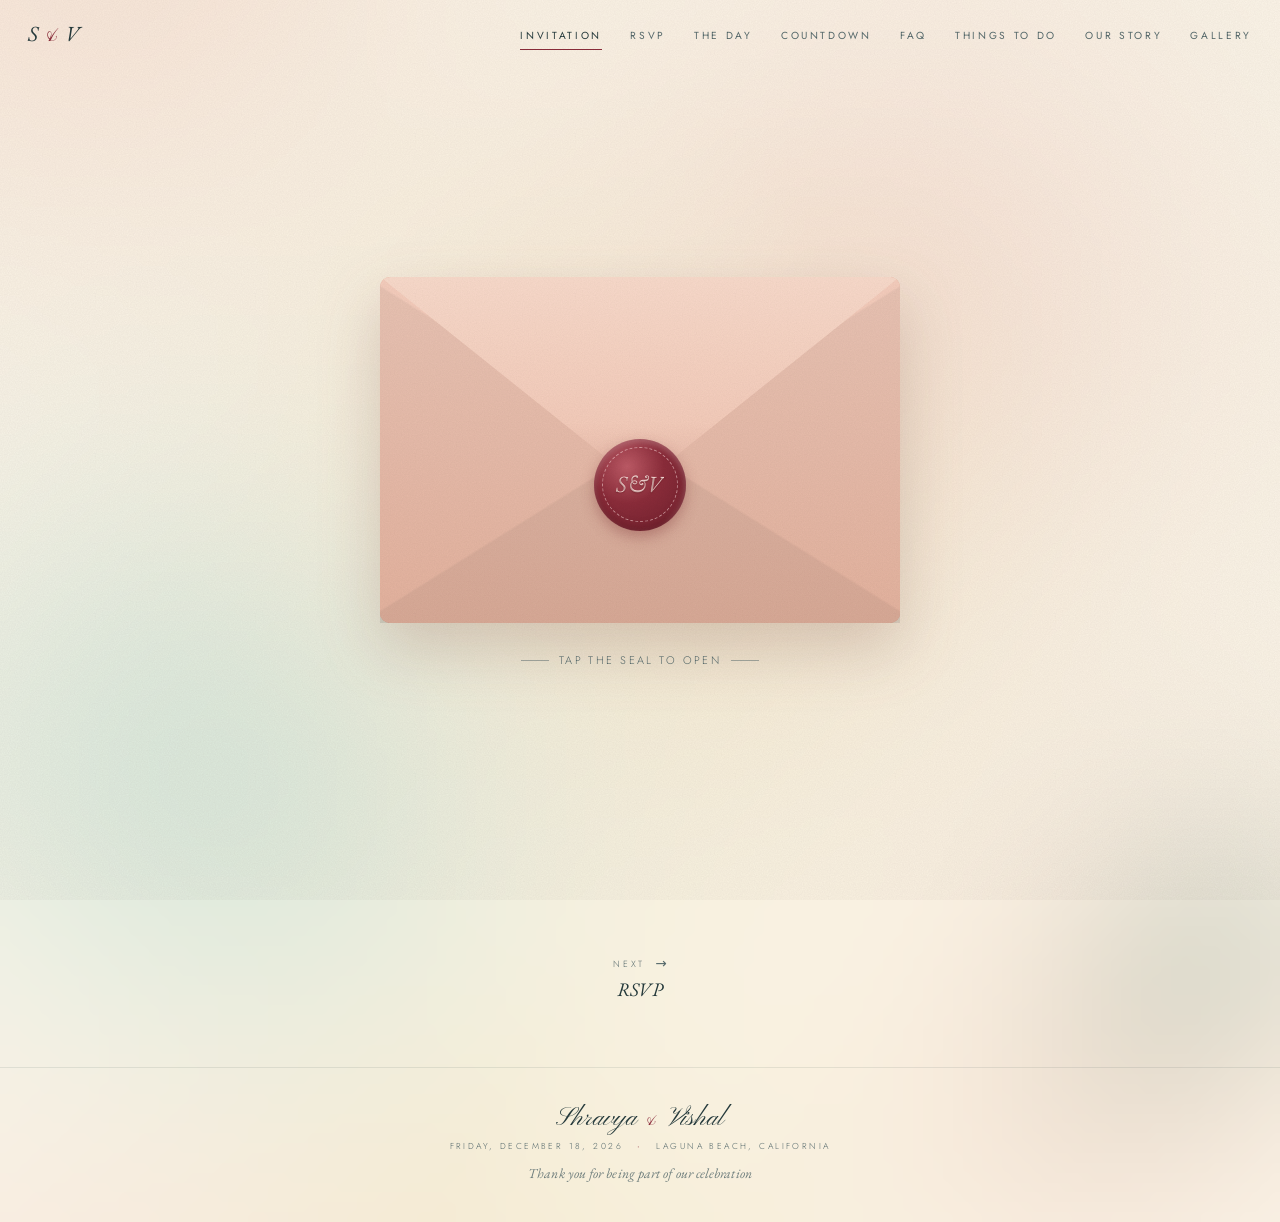
<file: invitation.html>
<!doctype html>
<html lang="en">
<head>
<meta charset="utf-8">
<meta name="viewport" content="width=device-width, initial-scale=1, viewport-fit=cover">
<title>The Invitation</title>
<link rel="preconnect" href="https://fonts.googleapis.com">
<link rel="preconnect" href="https://fonts.gstatic.com" crossorigin>
<link rel="stylesheet" href="https://fonts.googleapis.com/css2?family=EB+Garamond:ital,wght@0,400..600;1,400..600&family=Jost:wght@300;400;500;600&family=Pinyon+Script&display=swap">
<link rel="stylesheet" href="site.css">
<script>try{history.scrollRestoration="manual"}catch(e){}try{if(sessionStorage.getItem("vt")){document.documentElement.classList.add("vt-in");sessionStorage.removeItem("vt")}}catch(e){}</script>
</head>
<body data-page="invitation.html" class="page-home">
<div class="veil" aria-hidden="true"></div>
<main>
<!-- ================= HOME ================= -->
<section id="home" class="home">
  <canvas id="orb" aria-hidden="true"></canvas>
  <div class="home-cell env-stage" id="envStage">
    <div class="envelope" id="envelope">
      <div class="env-back"></div>
      <div class="env-card"><small>You are invited</small><span class="s">Shravya<span class="amp">&amp;</span>Vishal</span><small>12 · 18 · 2026</small></div>
      <div class="env-pocket"></div>
      <div class="env-flap"><i></i></div>
      <button class="seal pulse" id="seal" aria-label="Open the invitation"><span data-bind="monogram"></span></button>
      <span class="seal-sparks" aria-hidden="true"><i style="--a:10deg;--d:0s;--k:1"></i><i style="--a:75deg;--d:1.1s;--k:0.7"></i><i style="--a:140deg;--d:0.5s;--k:0.85"></i><i style="--a:205deg;--d:1.7s;--k:0.65"></i><i style="--a:265deg;--d:0.8s;--k:1"></i><i style="--a:320deg;--d:2.2s;--k:0.75"></i></span>
    </div>
    <p class="hint">Tap the seal to open</p>
  </div>

  <div class="home-cell">
    <article class="invite toile" id="invite" aria-live="polite">
      <img class="toile-card" src="invitation-card.webp?v=4" width="1024" height="1536" alt="" decoding="async">
      <div class="sr-only">
        <p>Together with their families</p>
        <h1>Shravya Chepa and Vishal Kumar</h1>
        <p>request the pleasure of your company as they celebrate their marriage</p>
        <p>Friday, December 18, 2026, at four o'clock in the afternoon</p>
        <p>The Woman's Club of Laguna Beach, Laguna Beach, California</p>
      </div>
    </article>
    <div class="inv-after">
      <a class="btn solid" href="rsvp.html">RSVP</a>
      <button class="linkish" id="reseal">Seal it again</button>
    </div>
  </div>
</section>

</main>
<div id="nextSlot"></div>
<script src="site.js"></script>
<script>
/* ---------------- envelope ---------------- */
(function envelope() {
  const env = $("#envelope"), seal = $("#seal"), stage = $("#envStage"), inv = $("#invite");
  let opening = false;
  const wait = ms => new Promise(r => setTimeout(r, REDUCED ? 0 : ms));
  seal.addEventListener("click", async () => {
    if (opening) return; opening = true; seal.classList.remove("pulse");
    env.classList.add("cracked"); await wait(350);
    env.classList.add("flap-open"); await wait(450);
    env.classList.add("flap-low"); await wait(500);
    env.classList.add("card-up"); await wait(1000);
    stage.classList.add("gone"); await wait(350);
    inv.classList.add("show");
    const b = inv.getBoundingClientRect();
    setTimeout(() => confetti(b.left + b.width / 2, b.top + b.height * .35, 120), REDUCED ? 0 : 700);
  });
  $("#reseal").addEventListener("click", async () => {
    inv.classList.remove("show"); await wait(600);
    stage.classList.remove("gone"); env.className = "envelope";
    await wait(50); env.classList.remove("card-up"); seal.classList.add("pulse"); opening = false;
  });
})();

</script>
</body>
</html>
</file>
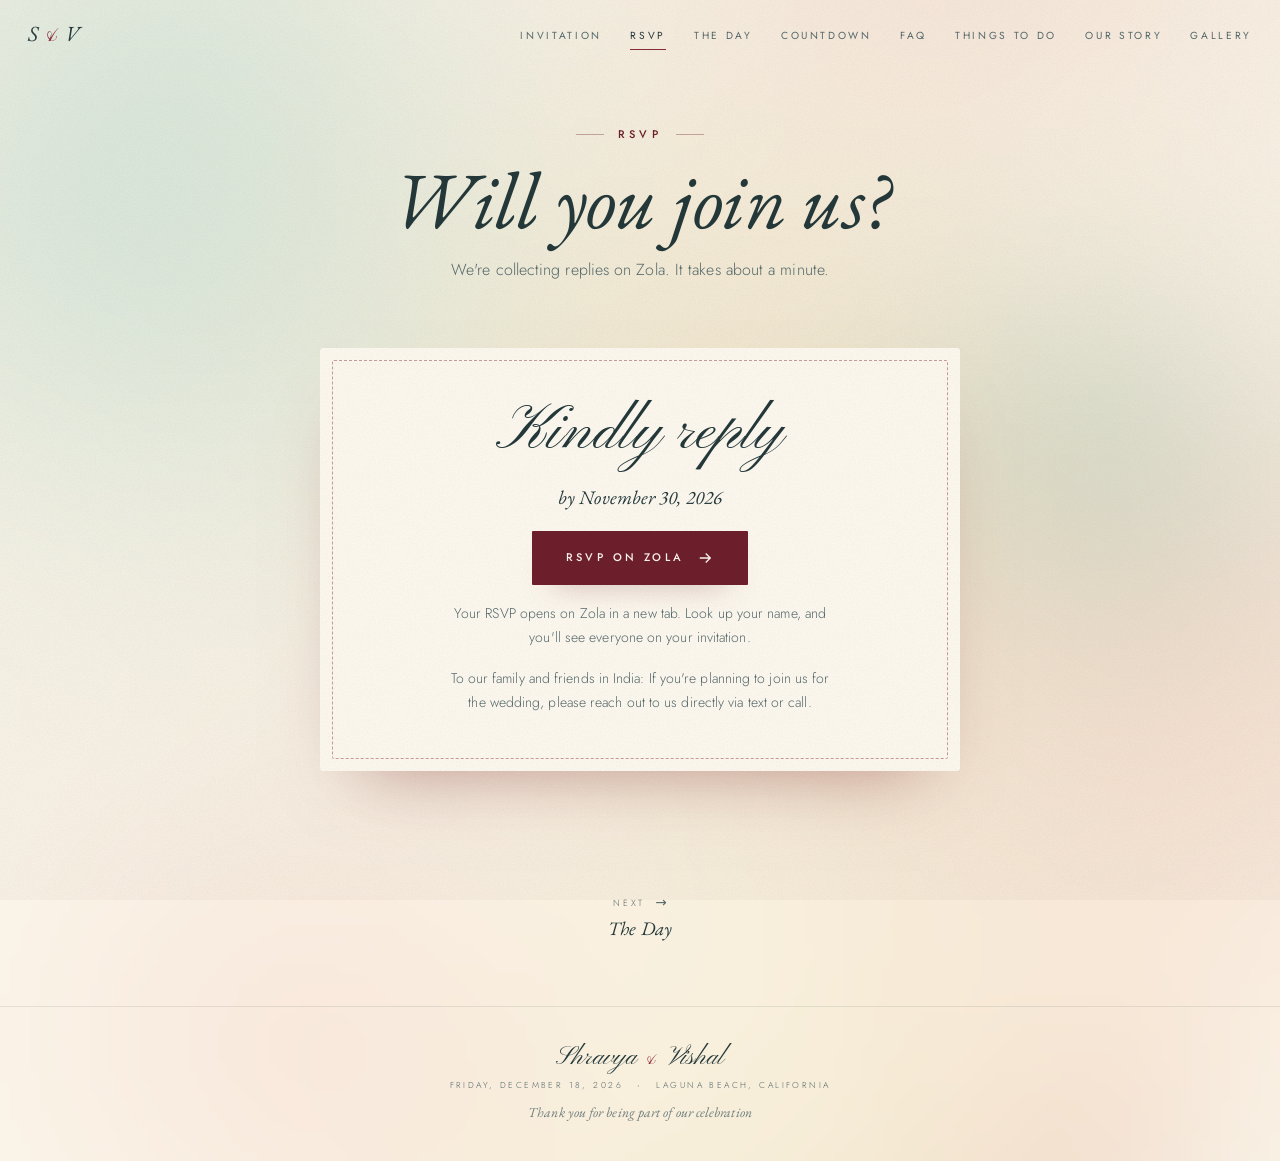
<file: rsvp.html>
<!doctype html>
<html lang="en">
<head>
<meta charset="utf-8">
<meta name="viewport" content="width=device-width, initial-scale=1, viewport-fit=cover">
<title>RSVP</title>
<link rel="preconnect" href="https://fonts.googleapis.com">
<link rel="preconnect" href="https://fonts.gstatic.com" crossorigin>
<link rel="stylesheet" href="https://fonts.googleapis.com/css2?family=EB+Garamond:ital,wght@0,400..600;1,400..600&family=Jost:wght@300;400;500;600&family=Pinyon+Script&display=swap">
<link rel="stylesheet" href="site.css">
<script>try{history.scrollRestoration="manual"}catch(e){}try{if(sessionStorage.getItem("vt")){document.documentElement.classList.add("vt-in");sessionStorage.removeItem("vt")}}catch(e){}</script>
</head>
<body data-page="rsvp.html" class="page-rsvp">
<div class="veil" aria-hidden="true"></div>
<main>
<!-- ================= RSVP ================= -->
<section id="rsvp" class="page rsvp">
  <canvas class="wash" id="rsvpWash" aria-hidden="true"></canvas>
  <div class="wrap">
    <header class="page-head reveal">
        <span class="eyebrow">RSVP</span>
        <h1>Will you join us?</h1>
        <p class="lede">We're collecting replies on Zola. It takes about a minute.</p>
      </header>
    <div class="rsvp-card reveal">
      <p class="q">Kindly reply</p>
      <p class="by">by <span data-bind="rsvp-by"></span></p>
      <a class="magnet" id="rsvpBtn" data-href="zola" target="_blank" rel="noopener"><span>RSVP on Zola</span><svg viewBox="0 0 24 24"><path d="M5 12h14M13 6l6 6-6 6"/></svg></a>
      <p class="rsvp-small">Your RSVP opens on Zola in a new tab. Look up your name, and you'll see everyone on your invitation.</p>
      <p class="rsvp-small">To our family and friends in India: If you're planning to join us for the wedding, please reach out to us directly via text or call.</p>
    </div>
  </div>
</section>

</main>
<div id="nextSlot"></div>
<script src="site.js"></script>
<script>
/* ---------------- RSVP magnet + confetti ---------------- */
(function () {
  const b = $("#rsvpBtn");
  if (!REDUCED && matchMedia("(hover:hover)").matches) {
    b.addEventListener("pointermove", e => { const r = b.getBoundingClientRect(); b.style.transform = `translate(${(e.clientX - r.left - r.width / 2) * .25}px,${(e.clientY - r.top - r.height / 2) * .35}px)`; });
    b.addEventListener("pointerleave", () => { b.style.transform = ""; });
  }
  b.addEventListener("click", () => { const r = b.getBoundingClientRect(); confetti(r.left + r.width / 2, r.top, 120); });
})();

</script>
</body>
</html>
</file>
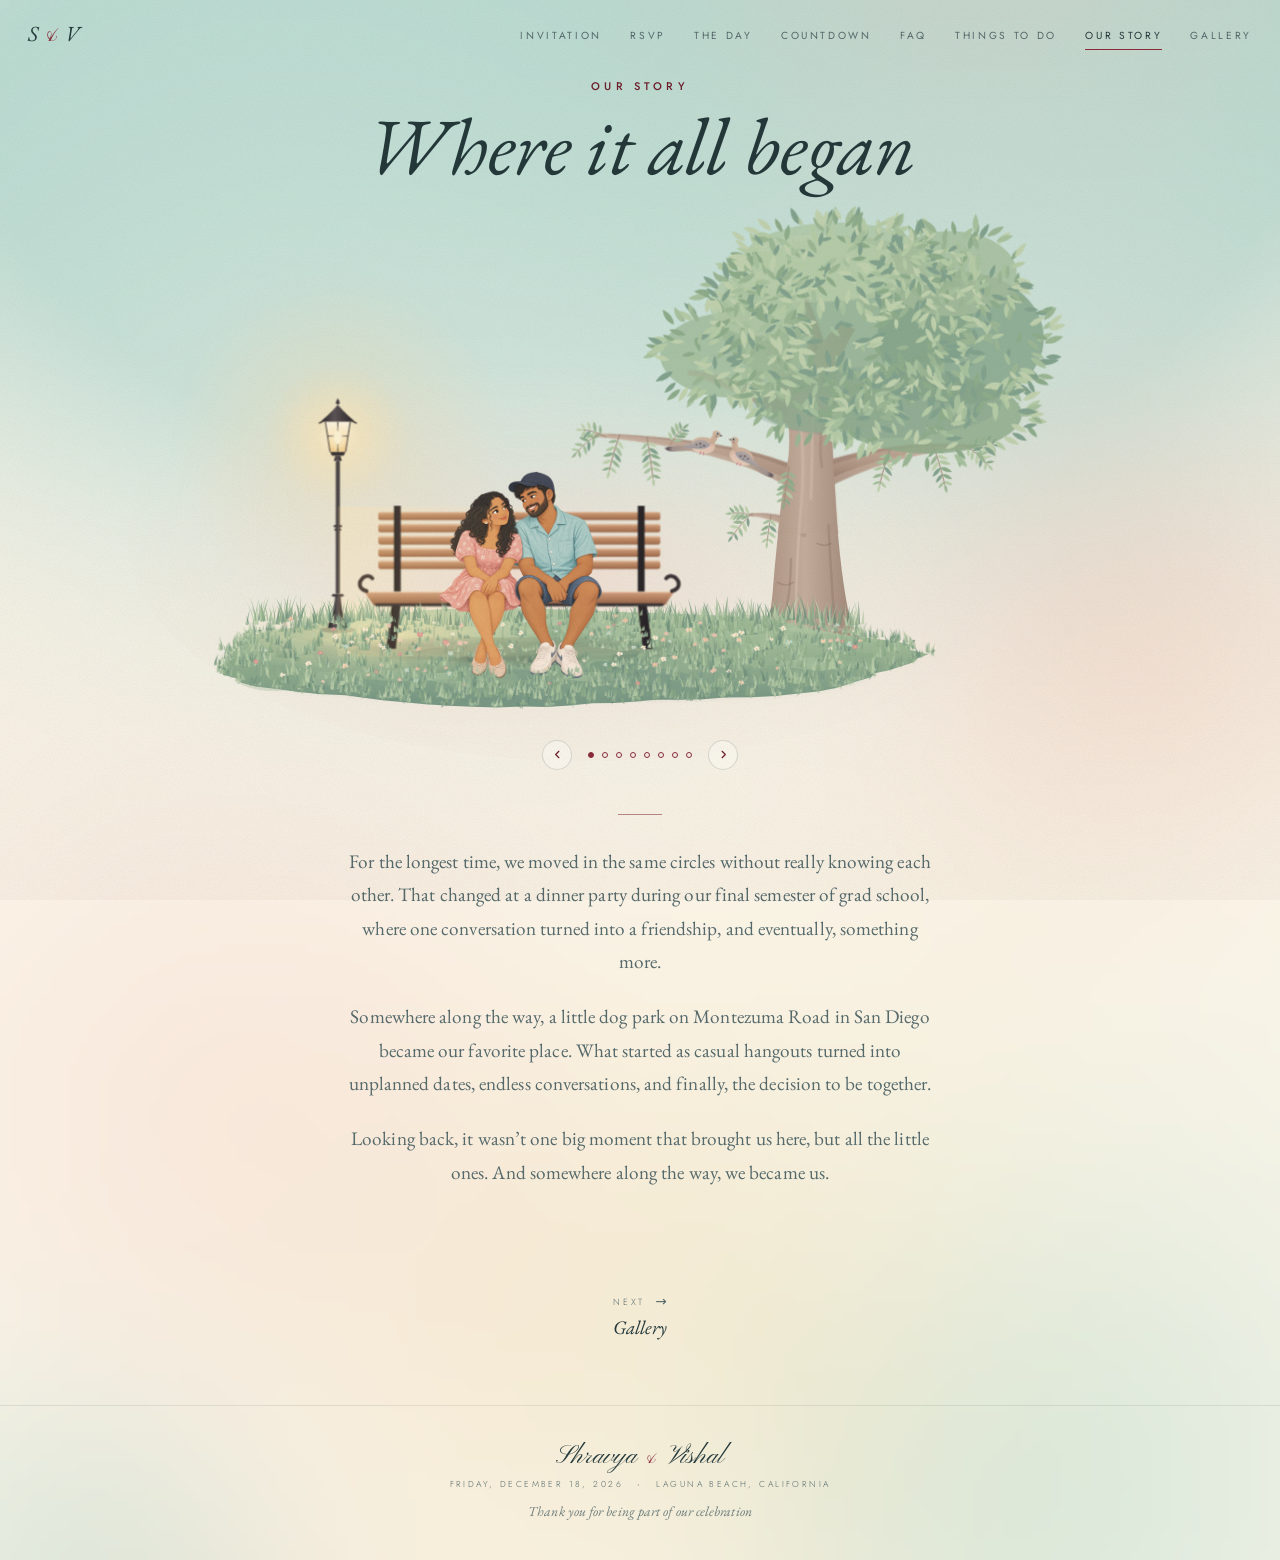
<file: story.html>
<!doctype html>
<html lang="en">
<head>
<meta charset="utf-8">
<meta name="viewport" content="width=device-width, initial-scale=1, viewport-fit=cover">
<title>Our Story</title>
<link rel="preconnect" href="https://fonts.googleapis.com">
<link rel="preconnect" href="https://fonts.gstatic.com" crossorigin>
<link rel="stylesheet" href="https://fonts.googleapis.com/css2?family=EB+Garamond:ital,wght@0,400..600;1,400..600&family=Jost:wght@300;400;500;600&family=Pinyon+Script&display=swap">
<link rel="stylesheet" href="site.css">
<script>try{history.scrollRestoration="manual"}catch(e){}try{if(sessionStorage.getItem("vt")){document.documentElement.classList.add("vt-in");sessionStorage.removeItem("vt")}}catch(e){}</script>
</head>
<body data-page="story.html" class="page-story">
<div class="veil" aria-hidden="true"></div>
<main>
<!-- ================= OUR STORY ================= -->
<section id="story">
  <div class="park" id="park">
    <div class="park-stick">
      <header class="park-head">
        <span class="eyebrow">Our Story</span>
        <h1>Where it all began</h1>
      </header>
      <svg class="park-svg" id="parkSvg" viewBox="40 40 1370 534" role="img" aria-label="An illustration of the two of us on a bench in the park beneath a lamp and a tree, with two mourning doves on a branch"></svg>
      <div class="park-nav">
        <button class="park-arrow pa-prev" id="parkPrev" aria-label="Previous picture"><svg viewBox="0 0 12 12"><path d="M7.5 2.5L4 6l3.5 3.5"/></svg></button>
        <div class="park-dots" id="parkDots" aria-hidden="true"></div>
        <button class="park-arrow pa-next" id="parkNext" aria-label="Next picture"><svg viewBox="0 0 12 12"><path d="M4.5 2.5L8 6l-3.5 3.5"/></svg></button>
      </div>
      <div class="park-story">
        <p>For the longest time, we moved in the same circles without really knowing each other. That changed at a dinner party during our final semester of grad school, where one conversation turned into a friendship, and eventually, something more.</p>
        <p>Somewhere along the way, a little dog park on Montezuma Road in San Diego became our favorite place. What started as casual hangouts turned into unplanned dates, endless conversations, and finally, the decision to be together.</p>
        <p>Looking back, it wasn&rsquo;t one big moment that brought us here, but all the little ones. And somewhere along the way, we became us.</p>
      </div>
    </div>
  </div>
</section>

</main>
<div id="nextSlot"></div>
<script src="site.js"></script>
<script src="tree.js"></script>
<script src="park.js"></script>
<script>
/* ---------------- story: the park ---------------- */
(function park() {
  const tw = (x, y, k = 1) => `<path class="twinkle" d="M${x} ${y - 4 * k}q${.7 * k} ${3.3 * k} ${4 * k} ${4 * k}q${-3.3 * k} ${.7 * k} ${-4 * k} ${4 * k}q${-.7 * k} ${-3.3 * k} ${-4 * k} ${-4 * k}q${3.3 * k} ${-.7 * k} ${4 * k} ${-4 * k}z" fill="#E9C987"/>`;
  const heart = (x, y) => `<path class="float" d="M${x} ${y}c-3-4 -9-3 -9 2c0 4 5 7 9 10c4-3 9-6 9-10c0-5 -6-6 -9-2z" fill="#A8404F" opacity=".9"/>`;
  const svg = $("#parkSvg"), scene = parkScene(svg, {
    images: [1, 2, 3, 4, 5, 6, 7, 8].map(n => `couple-${n}.webp`),
    scale: [1.17, 1.18, 1.28, 1.18, 1.15, 1.13, 1.24, 1.18],   // evens out how large the two of us are drawn in each illustration
    extras: ["", "", "", "", tw(420, 200, 1.3) + tw(662, 186) + tw(550, 150, .9), "", tw(424, 196) + tw(656, 176, 1.2) + tw(548, 146, .8), heart(538, 150)]
  });
  // frame the whole composition (lamp, bench, tree). The tree's crown may rise beside the title, but never into it or the menu:
  // the frame grows upward until it clears both. On phones, frame closer: the lamp, the bench, the two of us and the doves' branch.
  const lobes = [...svg.querySelectorAll(".lobe")], stick = $(".park-stick"), title = $(".park-head h1");
  const frame = () => {
    const phone = innerWidth < 640, box = svg.parentNode.getBoundingClientRect();
    // wide screens see the whole composition; taller, narrower ones (tablets held upright) a closer crop so we aren't drawn too small
    const [x, w] = phone ? [216, 760] : innerWidth / Math.max(1, innerHeight) < 1.05 ? [150, 1000] : [40, 1370], bottom = 574;
    const navEls = $$(".mast > *").filter(e => e.offsetParent), sTop = stick.getBoundingClientRect().top;
    const parkTop = $("#park").getBoundingClientRect().top + scrollY;
    const navB = navEls.length ? Math.max(...navEls.map(e => e.getBoundingClientRect().bottom)) + scrollY - parkTop : 0;   // the menu, measured from the top of the pinned scene
    let y = phone ? 60 : 40;
    for (let i = 0; i < 40; i++) {
      svg.setAttribute("viewBox", `${x} ${y} ${w} ${bottom - y}`);
      if (phone) svg.style.aspectRatio = `${w} / ${bottom - y}`; else svg.style.aspectRatio = "";
      // each lobe of the crown, padded for the leaves that fringe it
      const t = title.getBoundingClientRect(), rs = lobes.map(l => { const r = l.getBoundingClientRect(), m = r.height * .22; return { top: r.top - m, left: r.left - m, right: r.right + m }; });
      const top = Math.min(...rs.map(r => r.top)) - sTop;
      const hitsTitle = rs.some(r => r.top < t.bottom + 10 && r.left < t.right + 16 && r.right > t.left - 16);
      if (top >= navB + 14 && !hitsTitle) break;
      y -= 14;
    }
  };
  frame(); addEventListener("resize", frame);
  // the eight moments play on their own, one every few seconds; the arrows and dots still step through them by hand
  const dots = $("#parkDots"), prev = $("#parkPrev"), next = $("#parkNext"), N = scene.count;
  dots.innerHTML = Array.from({ length: N }, (_, i) => `<i${i ? "" : ' class="on"'}></i>`).join("");
  const dotEls = $$("i", dots);
  let cur = 0, timer = 0, visible = true;
  const show = k => { cur = (k + N) % N; dotEls.forEach((d, i) => d.classList.toggle("on", i === cur)); scene.set(cur); };
  const HOLD = 4200;
  const stop = () => { clearTimeout(timer); timer = 0; };
  const play = () => { stop(); if (REDUCED || !visible || document.hidden) return; timer = setTimeout(() => { show(cur + 1); play(); }, HOLD); };
  prev.addEventListener("click", () => { show(cur - 1); play(); });
  next.addEventListener("click", () => { show(cur + 1); play(); });
  // only while the scene is on screen and the tab is in view
  new IntersectionObserver(es => { visible = es[0].isIntersecting; visible ? play() : stop(); }, { threshold: .35 }).observe(svg);
  document.addEventListener("visibilitychange", () => document.hidden ? stop() : play());
  play();
})();
</script>
</body>
</html>
</file>
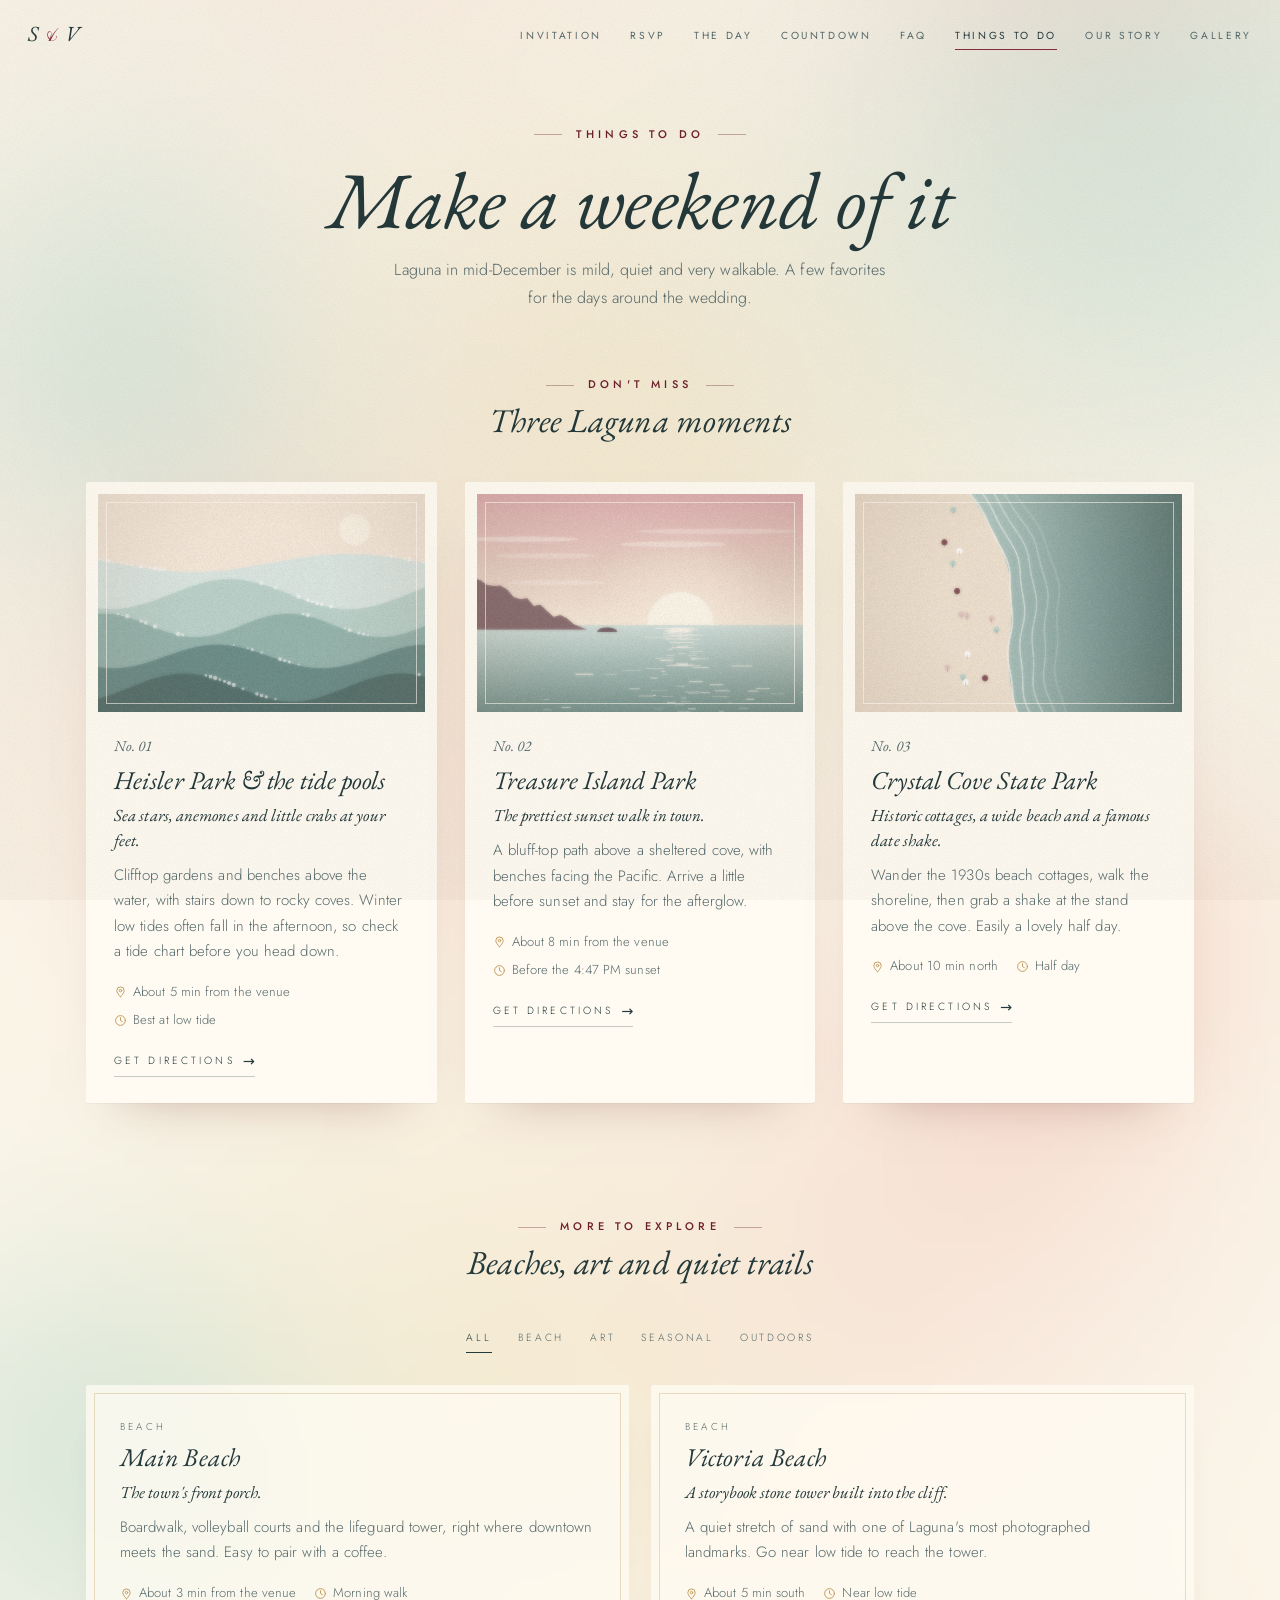
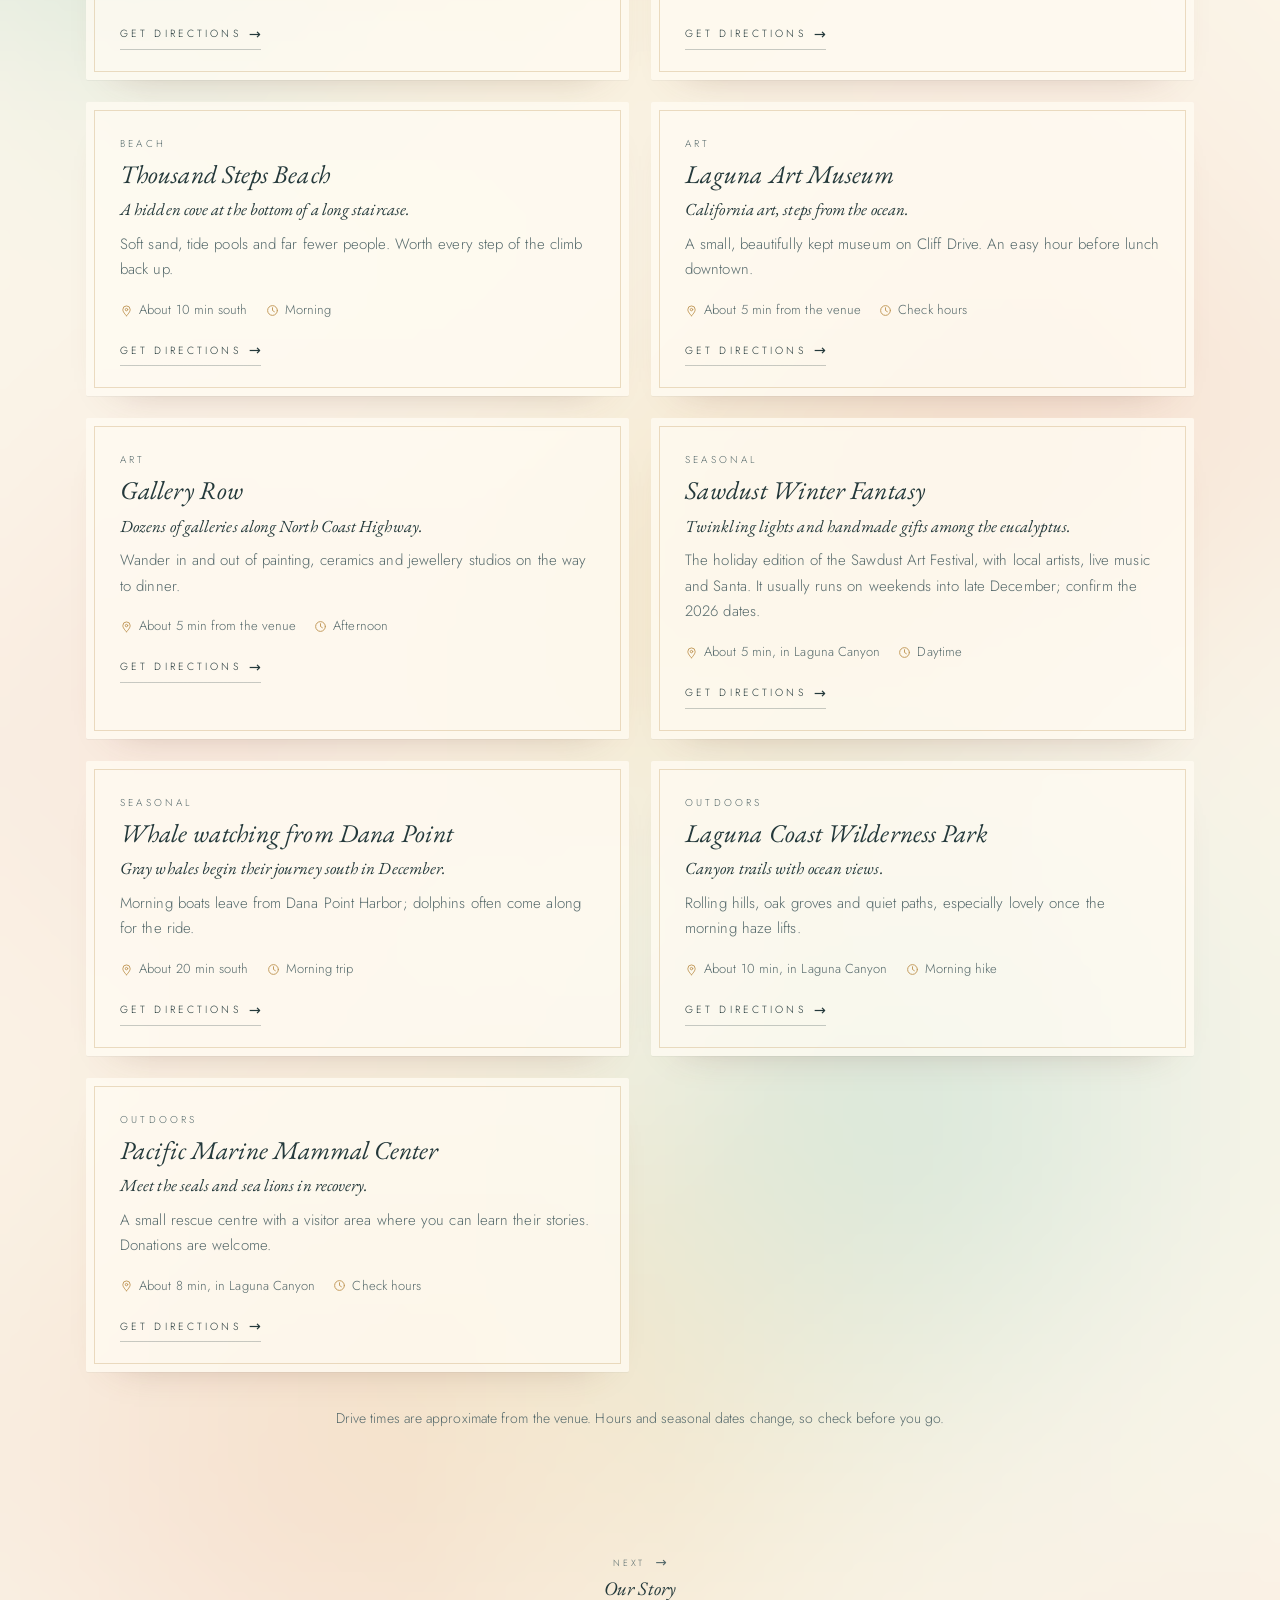
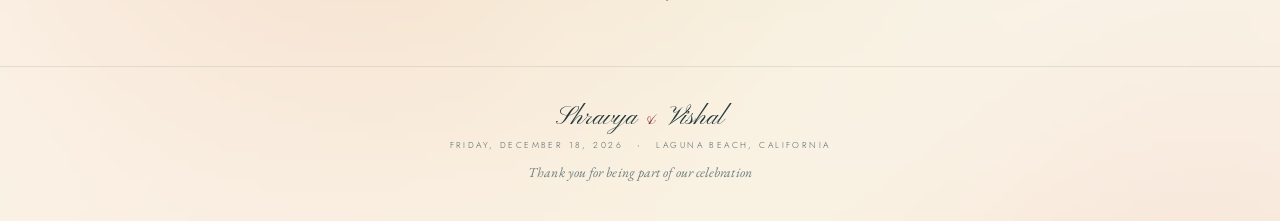
<file: things-to-do.html>
<!doctype html>
<html lang="en">
<head>
<meta charset="utf-8">
<meta name="viewport" content="width=device-width, initial-scale=1, viewport-fit=cover">
<title>Things to Do</title>
<link rel="preconnect" href="https://fonts.googleapis.com">
<link rel="preconnect" href="https://fonts.gstatic.com" crossorigin>
<link rel="stylesheet" href="https://fonts.googleapis.com/css2?family=EB+Garamond:ital,wght@0,400..600;1,400..600&family=Jost:wght@300;400;500;600&family=Pinyon+Script&display=swap">
<link rel="stylesheet" href="site.css">
<script>try{history.scrollRestoration="manual"}catch(e){}try{if(sessionStorage.getItem("vt")){document.documentElement.classList.add("vt-in");sessionStorage.removeItem("vt")}}catch(e){}</script>
</head>
<body data-page="things-to-do.html" class="page-todo">
<div class="veil" aria-hidden="true"></div>
<main>
<!-- ================= THINGS TO DO ================= -->
<section id="todo" class="page todo">
  <div class="wrap">
    <header class="page-head reveal">
        <span class="eyebrow">Things to Do</span>
        <h1>Make a weekend of it</h1>
        <p class="lede">Laguna in mid-December is mild, quiet and very walkable. A few favorites for the days around the wedding.</p>
      </header>
    <section class="td-feat" aria-labelledby="tdFeatH">
      <div class="sub-head reveal"><span class="eyebrow">Don't miss</span><h3 id="tdFeatH">Three Laguna moments</h3></div>
      <div class="feat-grid" id="featGrid"></div>
    </section>
    <section class="td-more" aria-labelledby="tdMoreH">
      <div class="sub-head reveal"><span class="eyebrow">More to explore</span><h3 id="tdMoreH">Beaches, art and quiet trails</h3></div>
      <div class="filters" id="filters" role="group" aria-label="Filter by type"></div>
      <div class="td-grid" id="todos"></div>
      <p class="todo-note">Drive times are approximate from the venue. Hours and seasonal dates change, so check before you go.</p>
    </section>
  </div>
</section>
</main>
<div id="nextSlot"></div>
<script src="site.js"></script>
<script>
/* ---------------- Things to do ---------------- */
(function todo() {
  const q = s => "https://www.google.com/maps/search/?api=1&query=" + encodeURIComponent(s);
  // f: featured with a painting · t: the hook · d: distance from the venue · b: best time
  const items = [
    { f: "waves", k: "Outdoors", n: "Heisler Park & the tide pools", t: "Sea stars, anemones and little crabs at your feet.", p: "Clifftop gardens and benches above the water, with stairs down to rocky coves. Winter low tides often fall in the afternoon, so check a tide chart before you head down.", d: "About 5 min from the venue", b: "Best at low tide", m: "Heisler Park Laguna Beach" },
    { f: "sunset", k: "Outdoors", n: "Treasure Island Park", t: "The prettiest sunset walk in town.", p: "A bluff-top path above a sheltered cove, with benches facing the Pacific. Arrive a little before sunset and stay for the afterglow.", d: "About 8 min from the venue", b: "Before the 4:47 PM sunset", m: "Treasure Island Park Laguna Beach" },
    { f: "coast", k: "Outdoors", n: "Crystal Cove State Park", t: "Historic cottages, a wide beach and a famous date shake.", p: "Wander the 1930s beach cottages, walk the shoreline, then grab a shake at the stand above the cove. Easily a lovely half day.", d: "About 10 min north", b: "Half day", m: "Crystal Cove State Park" },
    { k: "Beach", n: "Main Beach", t: "The town's front porch.", p: "Boardwalk, volleyball courts and the lifeguard tower, right where downtown meets the sand. Easy to pair with a coffee.", d: "About 3 min from the venue", b: "Morning walk", m: "Main Beach Laguna Beach" },
    { k: "Beach", n: "Victoria Beach", t: "A storybook stone tower built into the cliff.", p: "A quiet stretch of sand with one of Laguna's most photographed landmarks. Go near low tide to reach the tower.", d: "About 5 min south", b: "Near low tide", m: "Victoria Beach Laguna Beach" },
    { k: "Beach", n: "Thousand Steps Beach", t: "A hidden cove at the bottom of a long staircase.", p: "Soft sand, tide pools and far fewer people. Worth every step of the climb back up.", d: "About 10 min south", b: "Morning", m: "Thousand Steps Beach Laguna Beach" },
    { k: "Art", n: "Laguna Art Museum", t: "California art, steps from the ocean.", p: "A small, beautifully kept museum on Cliff Drive. An easy hour before lunch downtown.", d: "About 5 min from the venue", b: "Check hours", m: "Laguna Art Museum" },
    { k: "Art", n: "Gallery Row", t: "Dozens of galleries along North Coast Highway.", p: "Wander in and out of painting, ceramics and jewellery studios on the way to dinner.", d: "About 5 min from the venue", b: "Afternoon", m: "North Coast Highway galleries Laguna Beach" },
    { k: "Seasonal", n: "Sawdust Winter Fantasy", t: "Twinkling lights and handmade gifts among the eucalyptus.", p: "The holiday edition of the Sawdust Art Festival, with local artists, live music and Santa. It usually runs on weekends into late December; confirm the 2026 dates.", d: "About 5 min, in Laguna Canyon", b: "Daytime", m: "Sawdust Art Festival 935 Laguna Canyon Road" },
    { k: "Seasonal", n: "Whale watching from Dana Point", t: "Gray whales begin their journey south in December.", p: "Morning boats leave from Dana Point Harbor; dolphins often come along for the ride.", d: "About 20 min south", b: "Morning trip", m: "Dana Point Harbor whale watching" },
    { k: "Outdoors", n: "Laguna Coast Wilderness Park", t: "Canyon trails with ocean views.", p: "Rolling hills, oak groves and quiet paths, especially lovely once the morning haze lifts.", d: "About 10 min, in Laguna Canyon", b: "Morning hike", m: "Laguna Coast Wilderness Park" },
    { k: "Outdoors", n: "Pacific Marine Mammal Center", t: "Meet the seals and sea lions in recovery.", p: "A small rescue centre with a visitor area where you can learn their stories. Donations are welcome.", d: "About 8 min, in Laguna Canyon", b: "Check hours", m: "Pacific Marine Mammal Center" }
  ];
  const pin = '<svg viewBox="0 0 16 16" aria-hidden="true"><path d="M8 14.5s-4.5-4.2-4.5-7.6A4.5 4.5 0 0 1 12.5 6.9c0 3.4-4.5 7.6-4.5 7.6z"/><circle cx="8" cy="6.9" r="1.5"/></svg>';
  const clock = '<svg viewBox="0 0 16 16" aria-hidden="true"><circle cx="8" cy="8" r="6"/><path d="M8 4.6V8l2.3 1.5"/></svg>';
  const meta = i => `<p class="td-meta"><span>${pin}${esc(i.d)}</span><span>${clock}${esc(i.b)}</span></p>`;
  const go = i => `<a class="td-go" href="${q(i.m)}" target="_blank" rel="noopener">Get directions <i>→</i></a>`;
  const feat = items.filter(i => i.f), more = items.filter(i => !i.f);
  $("#featGrid").innerHTML = feat.map((i, n) => `
    <article class="feat reveal" style="transition-delay:${n * .08}s">
      <div class="feat-art" data-art="${i.f}"></div>
      <div class="feat-body"><span class="td-no">No. ${String(n + 1).padStart(2, "0")}</span><h4>${esc(i.n)}</h4><p class="td-hook">${esc(i.t)}</p><p class="td-p">${esc(i.p)}</p>${meta(i)}${go(i)}</div>
    </article>`).join("");
  $$(".feat-art", $("#featGrid")).forEach((el, n) => { const cv = paint({ art: el.dataset.art, t: feat[n].n, ar: 1.5, seed: 7 + n * 13 }, 720); el.appendChild(cv); });
  const kinds = ["All", ...new Set(more.map(i => i.k))];
  const fl = $("#filters"), grid = $("#todos");
  fl.innerHTML = kinds.map((k, i) => `<button class="chip" aria-pressed="${i === 0}">${k}</button>`).join("");
  function render(k) {
    grid.innerHTML = more.filter(i => k === "All" || i.k === k).map((i, n) => `
      <article class="td-card" style="--d:${n * .05}s"><span class="td-kind">${esc(i.k)}</span><h4>${esc(i.n)}</h4><p class="td-hook">${esc(i.t)}</p><p class="td-p">${esc(i.p)}</p>${meta(i)}${go(i)}</article>`).join("");
  }
  render("All");
  $$("button", fl).forEach(b => b.addEventListener("click", () => { $$("button", fl).forEach(x => x.setAttribute("aria-pressed", x === b)); render(b.textContent); }));
})();
</script>
</body>
</html>
</file>
<file: site.css>
/* Shared styles for every page of the wedding site */
/* Layout: one long scroll told in scenes on letterpress cream, a glass dock at the bottom, sticky scrollytelling for story + map */
:root{
  --rose:#F0BDB2; --peach:#F2C6B4; --cream:#F3E8CB; --sea:#AAD4C9;
  --paper:#FBF6EA; --ink:#24393B; --ink-soft:#55696B; --wax:#8B2C3A; --wax-deep:#6E1F2C;
  --sea-deep:#386B65; --line:rgba(36,57,59,.14); --glass:rgba(251,246,234,.74);
  --display:"EB Garamond", Garamond, "Times New Roman", Georgia, serif;
  --script:"Pinyon Script", "Snell Roundhand", "Apple Chancery", cursive;
  --body:"Jost", "Futura", "Avenir Next", "Segoe UI", system-ui, sans-serif;
  --gut-l:max(16px, env(safe-area-inset-left, 0px));
  --gut-r:max(16px, env(safe-area-inset-right, 0px));
  color-scheme:light;
}
*,*::before,*::after{box-sizing:border-box}
html{scroll-behavior:smooth}
body{background:var(--paper);color:var(--ink);font-family:var(--body);font-size:17px;line-height:1.6;overflow-x:clip;-webkit-font-smoothing:antialiased}
body.locked{overflow:hidden}
a{color:var(--sea-deep)}
button{font:inherit;color:inherit}
:focus-visible{outline:2px solid var(--sea-deep);outline-offset:3px;border-radius:6px}
h1,h2,h3{font-family:var(--display);font-weight:500;line-height:1.08;text-wrap:balance;margin:0}
h2{font-size:clamp(2.4rem,6.4vw,4.6rem);font-style:italic;letter-spacing:-.01em}
h3{font-size:clamp(1.5rem,3.2vw,2.1rem);font-style:italic}
p{margin:0}
.eyebrow{font-size:.78rem;text-transform:uppercase;letter-spacing:.24em;font-weight:500;color:var(--sea-deep)}
.wrap{max-width:1140px;margin:0 auto;padding-left:var(--gut-l);padding-right:var(--gut-r)}
.scene{position:relative;padding-block:clamp(84px,13vh,150px)}
.head{display:grid;gap:14px;margin-bottom:clamp(36px,6vh,64px);max-width:720px}
.lede{font-size:1.12rem;color:var(--ink-soft);max-width:60ch}
.reveal{transform:translateY(22px);opacity:.3;transition:transform .9s cubic-bezier(.2,.7,.2,1),opacity .9s ease}
.reveal.in{transform:none;opacity:1}
.grain{position:fixed;inset:0;pointer-events:none;z-index:90;opacity:.09;mix-blend-mode:multiply;background-image:url("data:image/svg+xml;utf8,<svg xmlns='http://www.w3.org/2000/svg' width='160' height='160'><filter id='n'><feTurbulence type='fractalNoise' baseFrequency='.85' numOctaves='3' stitchTiles='stitch'/><feColorMatrix values='0 0 0 0 .2 0 0 0 0 .15 0 0 0 0 .12 0 0 0 1 0'/></filter><rect width='100%' height='100%' filter='url(%23n)'/></svg>")}
.progress{position:fixed;top:0;left:0;right:0;height:calc(3px + env(safe-area-inset-top,0px));padding-top:env(safe-area-inset-top,0px);z-index:95;pointer-events:none}
.progress i{display:block;height:3px;width:100%;transform-origin:0 50%;transform:scaleX(0);background:linear-gradient(90deg,var(--sea),var(--rose),var(--wax))}

/* ---------- Dock ---------- */
.dock{position:fixed;left:50%;bottom:calc(12px + env(safe-area-inset-bottom,0px));transform:translateX(-50%);z-index:80;display:flex;gap:2px;padding:6px;border-radius:22px;background:var(--glass);backdrop-filter:blur(14px) saturate(1.3);-webkit-backdrop-filter:blur(14px) saturate(1.3);border:1px solid rgba(255,255,255,.7);box-shadow:0 10px 34px -12px rgba(36,57,59,.35);max-width:calc(100vw - 24px);overflow-x:auto;scrollbar-width:none}
.dock::-webkit-scrollbar{display:none}
.dock a{position:relative;display:grid;place-items:center;width:44px;height:44px;flex:0 0 auto;border-radius:15px;color:var(--ink);text-decoration:none;transition:transform .25s cubic-bezier(.3,1.5,.5,1),background .25s}
.dock a svg{width:21px;height:21px;fill:none;stroke:currentColor;stroke-width:1.6;stroke-linecap:round;stroke-linejoin:round}
.dock a:hover{transform:translateY(-4px) scale(1.14)}
.dock a.on{background:var(--sea);color:var(--ink)}
.dock a .tip{position:absolute;bottom:calc(100% + 10px);left:50%;transform:translateX(-50%) translateY(4px);white-space:nowrap;font-size:.72rem;letter-spacing:.12em;text-transform:uppercase;background:var(--ink);color:var(--paper);padding:5px 9px;border-radius:8px;opacity:0;pointer-events:none;transition:.2s}
@media (hover:hover){.dock{overflow:visible}.dock a:hover .tip{opacity:1;transform:translateX(-50%)}}

/* ---------- Home / envelope ---------- */
.home{position:relative;min-height:100svh;display:grid;place-items:center;overflow:hidden;padding-block:72px 110px;padding-left:var(--gut-l);padding-right:var(--gut-r);background:radial-gradient(120% 80% at 50% 110%,#F8D9CC 0%,var(--paper) 60%)}
#orb{position:absolute;inset:0;width:100%;height:100%}
.home-cell{grid-area:1/1;position:relative;z-index:2;display:grid;justify-items:center;gap:22px;width:100%;pointer-events:none}
.env-stage{pointer-events:auto;transition:opacity .8s ease,transform .9s cubic-bezier(.6,0,.3,1)}
.env-stage.gone{opacity:0;transform:translateY(40px) scale(.9);pointer-events:none}
.envelope{position:relative;width:min(520px,86vw);aspect-ratio:3/2;perspective:1400px;filter:drop-shadow(0 26px 30px rgba(120,70,60,.22))}
.env-back{position:absolute;inset:0;border-radius:10px;background:linear-gradient(160deg,#E9AF9A,#DE9C88)}
.env-card{position:absolute;left:6%;right:6%;top:7%;height:86%;z-index:2;border-radius:6px;background:#FFFBF2;display:grid;place-content:center;text-align:center;gap:4px;padding:8%;transition:transform 1.1s cubic-bezier(.5,0,.2,1);box-shadow:0 2px 0 rgba(0,0,0,.03)}
.env-card .s{font-family:var(--script);font-size:clamp(1.8rem,6vw,2.6rem);line-height:1;color:var(--ink)}
.env-card small{font-size:.7rem;letter-spacing:.24em;text-transform:uppercase;color:var(--ink-soft)}
.env-pocket{position:absolute;inset:0;z-index:3;border-radius:10px;background:linear-gradient(180deg,#F4CDBD,#F0BCA7);clip-path:polygon(0 0,50% 54%,100% 0,100% 100%,0 100%);display:grid;align-content:end;justify-items:start;padding:0 0 6% 7%;text-align:left}
.env-pocket::before{content:"";position:absolute;inset:0;background:linear-gradient(32deg,rgba(0,0,0,.05) 50%,transparent 50.4%),linear-gradient(-32deg,rgba(0,0,0,.05) 50%,transparent 50.4%);pointer-events:none}
.env-pocket .to{font-family:var(--script);font-size:clamp(1.4rem,4.6vw,2.1rem);color:var(--wax-deep);line-height:1}
.env-pocket .meta{font-size:clamp(.55rem,1.8vw,.68rem);letter-spacing:.22em;text-transform:uppercase;color:#7A4C46;margin-top:4px}
.env-flap{position:absolute;left:0;right:0;top:0;height:60%;z-index:4;transform-origin:50% 0;transition:transform .9s cubic-bezier(.6,0,.3,1);transform-style:preserve-3d}
.env-flap i{position:absolute;inset:0;background:linear-gradient(180deg,#F8DACB,#F2C6B4);clip-path:polygon(0 0,100% 0,50% 100%);border-radius:10px 10px 0 0}
.env-flap i::after{content:"";position:absolute;inset:0;background:linear-gradient(180deg,transparent 70%,rgba(140,70,60,.12))}
.envelope.flap-open .env-flap{transform:rotateX(180deg)}
.envelope.flap-low .env-flap{z-index:1}
.envelope.card-up .env-card{transform:translateY(-52%)}
.seal{position:absolute;left:50%;top:60%;z-index:6;width:clamp(70px,18vw,92px);aspect-ratio:1;transform:translate(-50%,-50%);border:0;border-radius:50%;cursor:pointer;display:grid;place-items:center;background:radial-gradient(circle at 36% 30%,#BD5A66 0%,var(--wax) 42%,var(--wax-deep) 100%);box-shadow:0 6px 14px rgba(120,40,45,.35),inset 0 -4px 8px rgba(80,20,25,.35),inset 0 3px 6px rgba(255,220,220,.35);transition:transform .5s cubic-bezier(.3,1.6,.5,1),opacity .5s}
.seal::before{content:"";position:absolute;inset:9%;border-radius:50%;border:1.5px dashed rgba(255,225,225,.55)}
.seal span{font-family:var(--display);font-style:italic;font-size:clamp(1.1rem,3.6vw,1.45rem);color:#FFE6E2;letter-spacing:.02em;text-shadow:0 1px 1px rgba(90,20,25,.4)}
.seal:hover{transform:translate(-50%,-50%) scale(1.07) rotate(-4deg)}
.seal.pulse{animation:pulse 2.6s ease-in-out infinite}
@keyframes pulse{0%,100%{box-shadow:0 6px 14px rgba(120,40,45,.35),0 0 0 0 rgba(139,44,58,.4),inset 0 -4px 8px rgba(80,20,25,.35)}50%{box-shadow:0 6px 14px rgba(120,40,45,.35),0 0 0 16px rgba(139,44,58,0),inset 0 -4px 8px rgba(80,20,25,.35)}}
.envelope.cracked .seal{transform:translate(-50%,-50%) scale(1.3);opacity:0}
.hint{font-size:.78rem;letter-spacing:.22em;text-transform:uppercase;color:var(--ink-soft);display:flex;gap:10px;align-items:center}
.hint::before,.hint::after{content:"";width:28px;height:1px;background:currentColor;opacity:.5}

.invite{position:relative;width:min(640px,100%);background:#FFFBF2;border-radius:4px;padding:clamp(34px,7vw,64px) clamp(22px,6vw,60px);text-align:center;box-shadow:0 30px 60px -28px rgba(120,70,60,.45);clip-path:inset(50% 0 50% 0);opacity:0;transition:clip-path 1.1s cubic-bezier(.7,0,.2,1),opacity .4s;pointer-events:none}
.invite.show{clip-path:inset(0 0 0 0);opacity:1;pointer-events:auto}
.invite::before{content:"";position:absolute;inset:12px;border:1px solid var(--peach);outline:1px solid var(--peach);outline-offset:-6px;pointer-events:none}
.invite .corner{position:absolute;width:64px;height:64px;color:var(--sea-deep)}
.invite .corner path,.invite .corner circle{fill:none;stroke:currentColor;stroke-width:1.2;stroke-dasharray:240;stroke-dashoffset:240;transition:stroke-dashoffset 2.4s ease .8s}
.invite.show .corner path,.invite.show .corner circle{stroke-dashoffset:0}
.invite .c1{top:18px;left:18px}.invite .c2{top:18px;right:18px;transform:scaleX(-1)}.invite .c3{bottom:18px;left:18px;transform:scaleY(-1)}.invite .c4{bottom:18px;right:18px;transform:scale(-1)}
.inv-small{font-size:.76rem;letter-spacing:.24em;text-transform:uppercase;color:var(--ink-soft)}
.inv-names{font-family:var(--script);font-weight:400;font-size:clamp(3rem,10vw,5.4rem);line-height:1.05;margin:18px 0 12px;color:var(--ink)}
.inv-names .amp{color:var(--wax);font-size:.7em;display:block;line-height:.9}
.inv-names .word{display:inline-block}
.inv-names .ch{display:inline-block;opacity:0;transform:translateY(.4em) rotate(4deg);transition:opacity .6s,transform .8s cubic-bezier(.2,.8,.2,1)}
.invite.show .inv-names .ch{opacity:1;transform:none}
.inv-line{font-family:var(--display);font-style:italic;font-size:clamp(1.05rem,2.6vw,1.3rem);line-height:1.5;color:var(--ink)}
.inv-date{font-family:var(--display);font-size:clamp(1.3rem,3.6vw,1.75rem);margin:18px 0 4px;letter-spacing:.02em}
.rule{width:60px;height:1px;background:var(--wax);margin:22px auto;opacity:.6}
.inv-actions{display:flex;flex-wrap:wrap;gap:12px;justify-content:center;margin-top:28px}
.btn{display:inline-flex;align-items:center;gap:10px;padding:13px 22px;border-radius:999px;border:1px solid var(--ink);background:transparent;color:var(--ink);text-decoration:none;font-size:.8rem;letter-spacing:.2em;text-transform:uppercase;font-weight:500;cursor:pointer;transition:background .25s,color .25s,transform .25s}
.btn:hover{background:var(--ink);color:var(--paper)}
.btn.solid{background:var(--ink);color:var(--paper)}
.btn.solid:hover{background:var(--sea-deep);border-color:var(--sea-deep)}
.btn.small{padding:9px 16px;font-size:.7rem}
.linkish{background:none;border:0;color:var(--ink-soft);font-size:.72rem;letter-spacing:.2em;text-transform:uppercase;cursor:pointer;margin-top:18px;text-decoration:underline;text-underline-offset:4px}

/* ---------- Story vertical ---------- */
.story-v{display:grid;grid-template-columns:minmax(0,1fr) minmax(0,1.1fr);gap:clamp(24px,6vw,90px);align-items:start}
.story-art{position:sticky;top:12vh;height:76vh;display:grid;place-items:center}
.story-art svg{width:100%;height:100%;max-width:420px;overflow:visible}
.story-art .path{fill:none;stroke-width:2.4;stroke-linecap:round}
.story-art .ghost{fill:none;stroke:var(--line);stroke-width:1.2;stroke-dasharray:3 7}
.story-art .knot{fill:none;stroke:var(--wax);stroke-width:2.4;opacity:0;transition:opacity .8s}
.story-art .knot.on{opacity:1}
.story-art .mk{fill:var(--paper);stroke:var(--ink-soft);stroke-width:1.4;transition:fill .5s,stroke .5s}
.story-art .mk.on{fill:var(--wax);stroke:var(--wax)}
.story-art text{font-family:var(--display);font-style:italic;font-size:17px;fill:var(--ink-soft)}
.steps{list-style:none;margin:0;padding:0;display:grid;gap:42vh;padding-block:12vh 26vh}
.step{max-width:46ch;opacity:.35;transition:opacity .6s}
.step.on{opacity:1}
.step .k{font-size:.74rem;letter-spacing:.24em;text-transform:uppercase;color:var(--wax-deep);font-weight:500}
.step h3{margin:10px 0 14px}
.step p{color:var(--ink-soft);font-size:1.08rem}

/* ---------- Story horizontal ---------- */
.story-h{position:relative;background:linear-gradient(180deg,var(--paper),#F8E0D3 18%,#F8E0D3 82%,var(--paper))}
.h-sticky{position:sticky;top:0;height:100svh;overflow:hidden;display:flex;flex-direction:column;justify-content:center;gap:28px}
.h-top{display:flex;justify-content:space-between;align-items:end;gap:20px;flex-wrap:wrap}
.h-track{display:flex;gap:clamp(24px,4vw,56px);padding-left:var(--gut-l);padding-right:var(--gut-r);will-change:transform;width:max-content}
.postcard{width:min(860px,86vw);flex:0 0 auto;display:grid;grid-template-columns:1.05fr 1fr;background:#FFFBF2;border-radius:6px;box-shadow:0 26px 50px -30px rgba(120,70,60,.55);overflow:hidden;transform:rotate(var(--tilt,0deg))}
.postcard canvas{width:100%;height:100%;display:block;aspect-ratio:4/3;object-fit:cover}
.pc-art{position:relative;min-width:0;overflow:hidden}
.pc-art::after{content:"";position:absolute;inset:10px;border:1px solid rgba(255,251,242,.8);pointer-events:none}
.pc-body{position:relative;padding:clamp(20px,3.4vw,40px);display:grid;align-content:start;gap:12px;min-width:0;border-left:1px dashed var(--line)}
.pc-stamp{position:absolute;top:18px;right:18px;width:62px;height:74px;border:2px dotted var(--rose);display:grid;place-items:center;font-family:var(--display);font-style:italic;font-size:1.1rem;color:var(--wax-deep);background:#FFF3EC}
.pc-post{position:absolute;top:44px;right:62px;width:84px;height:84px;border-radius:50%;border:1.5px solid rgba(56,107,101,.45);display:grid;place-items:center;text-align:center;font-size:.55rem;letter-spacing:.16em;text-transform:uppercase;color:rgba(56,107,101,.8);transform:rotate(-14deg)}
.pc-body .k{font-size:.72rem;letter-spacing:.24em;text-transform:uppercase;color:var(--sea-deep);font-weight:500;padding-right:140px}
.pc-body h3{font-size:clamp(1.6rem,3.4vw,2.4rem);padding-right:90px}
.pc-body p{color:var(--ink-soft)}
.pc-body .place{font-family:var(--script);font-size:1.7rem;color:var(--wax-deep);line-height:1.1;margin-top:6px}
.h-progress{display:flex;align-items:center;gap:14px;font-size:.72rem;letter-spacing:.2em;text-transform:uppercase;color:var(--ink-soft)}
.h-bar{width:min(240px,40vw);height:6px;border-radius:6px;background:rgba(36,57,59,.1);overflow:hidden}
.h-bar i{display:block;height:100%;width:100%;transform-origin:0 50%;transform:scaleX(0);background:linear-gradient(90deg,var(--sea),var(--wax))}
.story-h.static{height:auto!important}
.story-h.static .h-sticky{position:relative;height:auto;padding-block:80px;overflow:visible}
.story-h.static .h-track{overflow-x:auto;width:auto;scroll-snap-type:x mandatory;padding-bottom:20px}
.story-h.static .postcard{scroll-snap-align:center}

/* ---------- Countdown ---------- */
.countdown{overflow:hidden;background:#EDF4F2}
.aurora{position:absolute;inset:-20%;filter:blur(60px);opacity:.85;pointer-events:none}
.aurora i{position:absolute;border-radius:50%;animation:drift 18s ease-in-out infinite alternate}
.aurora i:nth-child(1){width:46%;height:56%;left:2%;top:10%;background:var(--sea)}
.aurora i:nth-child(2){width:40%;height:50%;right:6%;top:4%;background:var(--rose);animation-delay:-6s}
.aurora i:nth-child(3){width:50%;height:40%;left:30%;bottom:6%;background:var(--cream);animation-delay:-11s}
.aurora i:nth-child(4){width:30%;height:36%;right:20%;bottom:16%;background:var(--peach);animation-delay:-3s}
@keyframes drift{to{transform:translate(8%,10%) scale(1.15)}}
.cd{position:relative;display:grid;justify-items:center;text-align:center;gap:26px}
.flips{display:flex;flex-wrap:wrap;justify-content:center;gap:clamp(10px,2.4vw,26px)}
.flip{display:grid;justify-items:center;gap:12px}
.fc{--h:clamp(64px,15vw,150px);position:relative;width:calc(var(--h)*1.02);height:var(--h);perspective:500px;font-family:var(--display);font-weight:500;font-size:calc(var(--h)*.62);font-variant-numeric:tabular-nums lining-nums;color:var(--ink)}
.fc.w3{width:calc(var(--h)*1.42)}
.half{position:absolute;left:0;right:0;height:50%;overflow:hidden;background:#FFFBF2;backface-visibility:hidden}
.half span{display:block;height:var(--h);line-height:var(--h);text-align:center}
.half.t{top:0;border-radius:14px 14px 0 0;box-shadow:inset 0 -1px 0 rgba(36,57,59,.12)}
.half.b{bottom:0;border-radius:0 0 14px 14px;background:#FFF6EA}
.half.b span{transform:translateY(-50%)}
.half.ft{top:0;border-radius:14px 14px 0 0;transform-origin:50% 100%;z-index:2;box-shadow:inset 0 -1px 0 rgba(36,57,59,.12)}
.half.fb{bottom:0;border-radius:0 0 14px 14px;transform-origin:50% 0;z-index:2;background:#FFF6EA;transform:rotateX(90deg)}
.half.fb span{transform:translateY(-50%)}
.fc.go .ft{animation:ftop .32s ease-in forwards}
.fc.go .fb{animation:fbot .32s ease-out .32s forwards}
@keyframes ftop{to{transform:rotateX(-90deg)}}
@keyframes fbot{from{transform:rotateX(90deg)}to{transform:rotateX(0)}}
.fc::after{content:"";position:absolute;inset:0;border-radius:14px;box-shadow:0 18px 30px -18px rgba(36,57,59,.45);pointer-events:none}
.fl{font-size:.74rem;letter-spacing:.26em;text-transform:uppercase;color:var(--ink-soft)}
.cd-note{display:flex;flex-wrap:wrap;justify-content:center;gap:10px 26px;color:var(--ink-soft);font-size:.95rem}
.cd-note b{font-weight:500;color:var(--ink)}
.cd-done{font-family:var(--script);font-size:clamp(3rem,9vw,5rem);color:var(--wax-deep);line-height:1}

/* ---------- The Day ---------- */
.sub{margin-top:clamp(70px,12vh,130px)}
.sub:first-of-type{margin-top:0}
.sub-head{display:flex;align-items:baseline;gap:18px;margin-bottom:28px;flex-wrap:wrap}
.sub-head .eyebrow{color:var(--wax-deep)}
.bento{display:grid;grid-template-columns:repeat(6,minmax(0,1fr));gap:14px}
.tile{position:relative;grid-column:span 2;padding:22px 22px 24px;border-radius:18px;background:#FFFBF2;border:1px solid var(--line);display:grid;align-content:start;gap:6px;transform-style:preserve-3d;transition:transform .35s ease,box-shadow .35s;min-width:0}
.tile:hover{box-shadow:0 24px 40px -26px rgba(36,57,59,.45)}
.tile .lab{font-size:.7rem;letter-spacing:.24em;text-transform:uppercase;color:var(--ink-soft)}
.tile .val{font-family:var(--display);font-size:clamp(1.35rem,2.6vw,1.9rem);line-height:1.15}
.tile .val.it{font-style:italic}
.tile .note{color:var(--ink-soft);font-size:.95rem}
.tile.big{grid-column:span 4;background:var(--sea);border-color:transparent}
.tile.big .val{font-size:clamp(2rem,4.6vw,3.4rem)}
.tile.rose{background:var(--rose);border-color:transparent}
.tile.peach{background:var(--peach);border-color:transparent}
.tile.cream{background:var(--cream);border-color:transparent}
.tile.wide{grid-column:span 3}

.sched{display:grid;grid-template-columns:minmax(0,.9fr) minmax(0,1.1fr);gap:clamp(24px,5vw,70px);align-items:start}
.sky{position:sticky;top:14vh;height:min(62vh,520px);border-radius:24px;overflow:hidden;background:linear-gradient(180deg,var(--sky1,#AAD4C9),var(--sky2,#F3E8CB))}
.sky svg{position:absolute;inset:0;width:100%;height:100%}
.sky .time{position:absolute;left:22px;top:18px;font-family:var(--display);font-size:clamp(2rem,4vw,3rem);color:var(--sky-ink,#24393B);font-variant-numeric:tabular-nums;transition:color .5s}
.sky .what{position:absolute;left:24px;top:calc(18px + clamp(2.6rem,5vw,3.8rem));font-size:.76rem;letter-spacing:.22em;text-transform:uppercase;color:var(--sky-ink,#24393B);transition:color .5s}
.tl{position:relative;list-style:none;margin:0;padding:8vh 0 8vh 34px;display:grid;gap:clamp(44px,9vh,90px)}
.tl::before{content:"";position:absolute;left:7px;top:0;bottom:0;width:2px;background:var(--line)}
.tl .fill{position:absolute;left:7px;top:0;width:2px;height:100%;background:linear-gradient(180deg,var(--sea-deep),var(--wax));transform-origin:50% 0;transform:scaleY(0)}
.tl li{position:relative;opacity:.4;transition:opacity .5s}
.tl li.on{opacity:1}
.tl li::before{content:"";position:absolute;left:-33px;top:.5em;width:14px;height:14px;border-radius:50%;background:var(--paper);border:2px solid var(--ink-soft);transition:.4s}
.tl li.on::before{background:var(--wax);border-color:var(--wax);box-shadow:0 0 0 6px rgba(139,44,58,.18)}
.tl .t{font-family:var(--display);font-size:1.05rem;color:var(--wax-deep);font-variant-numeric:tabular-nums}
.tl h4{font-family:var(--display);font-style:italic;font-weight:500;font-size:clamp(1.4rem,2.8vw,1.9rem);margin:2px 0 6px}
.tl p{color:var(--ink-soft);max-width:46ch}

.map-scene{position:relative;height:260svh}
.map-sticky{position:sticky;top:0;height:100svh;display:grid;align-content:center;gap:20px}
.map-box{position:relative;width:100%;max-width:1040px;margin:0 auto;aspect-ratio:10/7;max-height:68svh;border-radius:22px;overflow:hidden;background:#CAE4DD;box-shadow:0 30px 60px -36px rgba(36,57,59,.6)}
.map-box svg{position:absolute;inset:0;width:100%;height:100%;display:block}
.map-card{position:absolute;left:14px;bottom:14px;right:14px;max-width:360px;background:var(--glass);backdrop-filter:blur(10px);-webkit-backdrop-filter:blur(10px);border:1px solid rgba(255,255,255,.75);border-radius:16px;padding:16px 18px;display:grid;gap:6px}
.map-card .n{font-family:var(--display);font-style:italic;font-size:1.25rem;line-height:1.2}
.map-card .a{font-size:.92rem;color:var(--ink-soft)}
.map-card .btn{justify-self:start;margin-top:6px}
.map-hint{position:absolute;top:14px;right:14px;font-size:.66rem;letter-spacing:.2em;text-transform:uppercase;background:var(--glass);padding:7px 11px;border-radius:999px;color:var(--ink)}
.pin-g{opacity:0;transition:opacity .3s}
.pin-g.drop{opacity:1}
.pin-g.drop .pin{animation:pindrop .7s cubic-bezier(.3,1.6,.5,1) both}
@keyframes pindrop{from{transform:translateY(-6px)}to{transform:none}}
.pin-ring{transform-box:fill-box;transform-origin:center;animation:ring 2s ease-out infinite}
@keyframes ring{from{transform:scale(.4);opacity:.8}to{transform:scale(2.2);opacity:0}}

.flipgrid{display:grid;grid-template-columns:repeat(4,minmax(0,1fr));gap:14px}
.fcard{perspective:1000px;min-height:230px;background:none;border:0;padding:0;cursor:pointer;text-align:left}
.fcard .in{position:relative;width:100%;height:100%;min-height:230px;transform-style:preserve-3d;transition:transform .8s cubic-bezier(.4,.2,.2,1)}
.fcard.flipped .in{transform:rotateY(180deg)}
.fcard .face{position:absolute;inset:0;border-radius:18px;padding:22px;backface-visibility:hidden;-webkit-backface-visibility:hidden;display:grid;align-content:space-between}
.fcard .front{background:var(--peach)}
.fcard:nth-child(2) .front{background:var(--sea)}
.fcard:nth-child(3) .front{background:var(--rose)}
.fcard:nth-child(4) .front{background:var(--cream)}
.fcard .back{background:#FFFBF2;border:1px solid var(--line);transform:rotateY(180deg);align-content:start;gap:8px;color:var(--ink-soft);font-size:.95rem}
.fcard .front h4{font-family:var(--display);font-style:italic;font-weight:500;font-size:1.7rem;margin:0;color:var(--ink)}
.fcard .front small{font-size:.7rem;letter-spacing:.22em;text-transform:uppercase;color:var(--ink)}
.fcard .back b{font-family:var(--display);font-style:italic;font-weight:500;font-size:1.2rem;color:var(--ink)}
.fcard svg{width:42px;height:42px;fill:none;stroke:var(--ink);stroke-width:1.4;stroke-linecap:round;stroke-linejoin:round}

/* ---------- Gallery ---------- */
.gallery{background:var(--cream)}
.gal{display:grid;grid-template-columns:minmax(0,.9fr) minmax(0,1.1fr);gap:clamp(28px,6vw,80px);align-items:center}
.gal-copy{display:grid;gap:18px}
.doorway{position:relative;aspect-ratio:4/4.4;max-width:540px;width:100%;justify-self:center;border-radius:999px 999px 18px 18px;overflow:hidden;background:#EAD9B7;box-shadow:inset 0 0 0 10px #FFFBF2,0 30px 60px -36px rgba(36,57,59,.6)}
.door-wall{position:absolute;inset:10px;border-radius:999px 999px 10px 10px;overflow:hidden;background:linear-gradient(180deg,#F6EBD3 0%,#F6EBD3 70%,#E6C9AE 70%)}
.door-wall .fr{position:absolute;border:5px solid var(--f,#C9A46A);box-shadow:0 10px 18px -10px rgba(0,0,0,.35);background:#fff;overflow:hidden;cursor:pointer;transition:transform .5s}
.door-wall .fr:hover{transform:scale(1.04)}
.door-wall .fr canvas{width:100%;height:100%;display:block;object-fit:cover;animation:kb 16s ease-in-out infinite alternate}
@keyframes kb{to{transform:scale(1.12) translate(-3%,-2%)}}
.door-wall .glow{position:absolute;width:40%;aspect-ratio:1;border-radius:50%;background:radial-gradient(circle,rgba(255,250,235,.95),rgba(255,250,235,0) 70%);pointer-events:none}
.door-cta{position:absolute;left:50%;bottom:9%;transform:translateX(-50%);z-index:3}
.gal-list{display:flex;flex-wrap:wrap;gap:8px}
.chip{font-size:.72rem;letter-spacing:.14em;text-transform:uppercase;padding:7px 12px;border-radius:999px;border:1px solid var(--line);background:#FFFBF2;color:var(--ink)}

/* Museum overlay */
.museum{position:fixed;inset:0;z-index:120;background:#F3E8CB;clip-path:circle(0px at var(--ox,50%) var(--oy,50%));visibility:hidden;transition:clip-path 1s cubic-bezier(.7,0,.2,1),visibility 0s linear 1s}
.museum.open{clip-path:circle(160vmax at var(--ox,50%) var(--oy,50%));visibility:visible;transition:clip-path 1.1s cubic-bezier(.7,0,.2,1),visibility 0s}
.museum canvas{position:absolute;inset:0;width:100%;height:100%;display:block;touch-action:none;cursor:grab}
.museum canvas.drag{cursor:grabbing}
.museum canvas.point{cursor:pointer}
.m-top{position:absolute;top:calc(14px + env(safe-area-inset-top,0px));left:calc(14px + env(safe-area-inset-left,0px));right:calc(14px + env(safe-area-inset-right,0px));display:flex;justify-content:space-between;align-items:start;gap:12px;pointer-events:none}
.m-top > *{pointer-events:auto}
.m-title{background:var(--glass);backdrop-filter:blur(10px);-webkit-backdrop-filter:blur(10px);border-radius:14px;padding:10px 14px;max-width:min(420px,60vw)}
.m-title b{display:block;font-family:var(--display);font-style:italic;font-weight:500;font-size:1.2rem}
.m-title span{font-size:.78rem;color:var(--ink-soft)}
.m-bottom{position:absolute;left:50%;transform:translateX(-50%);bottom:calc(16px + env(safe-area-inset-bottom,0px));display:grid;justify-items:center;gap:10px;width:min(560px,calc(100vw - 28px))}
.m-cap{width:100%;background:var(--glass);backdrop-filter:blur(12px);-webkit-backdrop-filter:blur(12px);border-radius:16px;padding:14px 18px;display:grid;gap:4px;transition:opacity .4s,transform .4s}
.m-cap.hide{opacity:0;transform:translateY(10px);pointer-events:none}
.m-cap b{font-family:var(--display);font-style:italic;font-weight:500;font-size:1.3rem}
.m-cap small{font-size:.7rem;letter-spacing:.2em;text-transform:uppercase;color:var(--sea-deep)}
.m-cap p{font-size:.95rem;color:var(--ink-soft)}
.m-nav{display:flex;gap:8px;align-items:center}
.m-btn{border:0;background:var(--ink);color:var(--paper);border-radius:999px;padding:11px 16px;font-size:.72rem;letter-spacing:.18em;text-transform:uppercase;cursor:pointer}
.m-btn.ghost{background:var(--glass);color:var(--ink);backdrop-filter:blur(10px);-webkit-backdrop-filter:blur(10px)}
.m-loading{position:absolute;inset:0;display:grid;place-items:center;font-family:var(--display);font-style:italic;font-size:1.4rem;color:var(--ink-soft);pointer-events:none;transition:opacity .5s}
.lightbox{position:fixed;inset:0;z-index:130;background:rgba(36,57,59,.86);display:grid;place-items:center;padding:calc(20px + env(safe-area-inset-top,0px)) var(--gut-r) calc(20px + env(safe-area-inset-bottom,0px)) var(--gut-l);opacity:0;pointer-events:none;transition:opacity .4s}
.lightbox.open{opacity:1;pointer-events:auto}
.lightbox figure{margin:0;display:grid;gap:14px;justify-items:center;max-width:min(1000px,100%)}
.lightbox canvas{max-width:100%;max-height:72svh;width:auto;height:auto;border:10px solid #FFFBF2;box-shadow:0 30px 60px rgba(0,0,0,.4)}
.lightbox figcaption{color:#FBF6EA;text-align:center;display:grid;gap:2px}
.lightbox figcaption b{font-family:var(--display);font-style:italic;font-weight:500;font-size:1.5rem}
.lightbox figcaption span{font-size:.9rem;opacity:.8}

/* ---------- RSVP ---------- */
.rsvp{background:linear-gradient(180deg,var(--cream) 0%,#FCD9D5 100%);overflow:hidden}
.rsvp-card{position:relative;max-width:760px;margin:0 auto;text-align:center;background:#FFFBF2;border-radius:6px;padding:clamp(40px,8vw,80px) clamp(22px,6vw,70px);box-shadow:0 36px 70px -40px rgba(140,60,60,.55);display:grid;gap:18px;justify-items:center}
.rsvp-card::before{content:"";position:absolute;inset:12px;border:1px dashed rgba(139,44,58,.45);border-radius:2px;pointer-events:none}
.rsvp-card .q{font-family:var(--script);font-size:clamp(3rem,9vw,5.2rem);line-height:1;color:var(--ink)}
.rsvp-card .by{font-family:var(--display);font-style:italic;font-size:1.2rem}
.magnet{position:relative;display:inline-flex;align-items:center;gap:12px;padding:20px 34px;border-radius:999px;background:var(--wax);color:#FFF6F2;text-decoration:none;font-size:.86rem;letter-spacing:.22em;text-transform:uppercase;font-weight:500;box-shadow:0 18px 30px -16px rgba(110,31,44,.8);transition:transform .25s cubic-bezier(.3,1.4,.5,1),background .25s}
.magnet:hover{background:var(--wax-deep)}
.magnet svg{width:18px;height:18px;fill:none;stroke:currentColor;stroke-width:1.8}
.rsvp-small{font-size:.9rem;color:var(--ink-soft);max-width:48ch}

/* ---------- FAQ ---------- */
.faq{overflow:hidden}
.marq{position:absolute;inset:0;display:grid;align-content:space-evenly;pointer-events:none;overflow:hidden}
.mrow{display:flex;width:max-content;animation:marq var(--d,70s) linear infinite;font-family:var(--display);font-style:italic;font-size:clamp(2.6rem,7vw,5.6rem);line-height:1;white-space:nowrap}
.mrow.r{animation-direction:reverse}
.mrow span{display:inline-flex;align-items:center;gap:.5em;padding-right:.5em}
.mrow span::after{content:"";width:.22em;height:.22em;border-radius:50%;background:currentColor;opacity:.6}
.mrow.c1{color:rgba(240,189,178,.55)}.mrow.c2{color:rgba(170,212,201,.75)}.mrow.c3{color:rgba(242,198,180,.75)}
.mlab{font-family:var(--body);font-style:normal;font-size:.22em;letter-spacing:.3em;text-transform:uppercase;align-self:center}
@keyframes marq{to{transform:translateX(-50%)}}
.faq-panel{position:relative;max-width:820px;margin:0 auto;background:rgba(255,251,242,.82);backdrop-filter:blur(8px);-webkit-backdrop-filter:blur(8px);border:1px solid rgba(255,255,255,.8);border-radius:24px;padding:clamp(20px,4vw,44px)}
.acc{border-bottom:1px solid var(--line)}
.acc:last-child{border-bottom:0}
.acc button{width:100%;display:flex;justify-content:space-between;align-items:center;gap:16px;background:none;border:0;padding:20px 2px;text-align:left;cursor:pointer;font-family:var(--display);font-size:clamp(1.12rem,2.4vw,1.35rem)}
.acc .pm{position:relative;width:18px;height:18px;flex:0 0 auto}
.acc .pm::before,.acc .pm::after{content:"";position:absolute;left:0;top:8px;width:18px;height:1.6px;background:var(--wax);transition:transform .35s}
.acc .pm::after{transform:rotate(90deg)}
.acc.open .pm::after{transform:rotate(0)}
.acc .ans{display:grid;grid-template-rows:0fr;transition:grid-template-rows .45s cubic-bezier(.3,.7,.2,1)}
.acc.open .ans{grid-template-rows:1fr}
.acc .ans > div{overflow:hidden}
.acc .ans p{padding:0 2px 22px;color:var(--ink-soft);max-width:62ch}

/* ---------- Things to do ---------- */
.todo{background:var(--cream)}
.filters{display:flex;flex-wrap:wrap;gap:8px;margin-bottom:26px}
.filters button{cursor:pointer;transition:background .2s,color .2s}
.filters button[aria-pressed="true"]{background:var(--ink);color:var(--paper);border-color:var(--ink)}
.todos{list-style:none;margin:0;padding:0;border-top:1px solid var(--line)}
.todos li{display:grid;grid-template-columns:120px minmax(0,1fr) auto;gap:8px 26px;align-items:baseline;padding:22px 4px;border-bottom:1px solid var(--line);transition:background .3s}
.todos li:hover{background:rgba(255,251,242,.7)}
.todos .kind{font-size:.7rem;letter-spacing:.2em;text-transform:uppercase;color:var(--sea-deep);font-weight:500}
.todos h4{font-family:var(--display);font-style:italic;font-weight:500;font-size:clamp(1.25rem,2.4vw,1.55rem);margin:0 0 4px}
.todos p{color:var(--ink-soft);font-size:.98rem;max-width:60ch}
.todos .when{font-size:.86rem;color:var(--ink);margin-top:6px}
.todos .when b{font-weight:500}
.todos a.go{font-size:.72rem;letter-spacing:.18em;text-transform:uppercase;text-decoration:none;white-space:nowrap;border-bottom:1px solid currentColor;padding-bottom:2px}
.todo-note{margin-top:22px;font-size:.88rem;color:var(--ink-soft)}

/* ---------- Footer ---------- */
footer{background:var(--ink);color:#FBF6EA;padding-block:70px calc(110px + env(safe-area-inset-bottom,0px));text-align:center}
footer .wrap{display:grid;gap:14px;justify-items:center}
footer .f-names{font-family:var(--script);font-size:clamp(2.6rem,7vw,4rem);line-height:1}
footer .f-d{font-size:.76rem;letter-spacing:.26em;text-transform:uppercase;opacity:.75}
footer .btn{border-color:#FBF6EA;color:#FBF6EA}
footer .btn:hover{background:#FBF6EA;color:var(--ink)}

#confetti{position:fixed;inset:0;width:100%;height:100%;pointer-events:none;z-index:140}

@media (max-width:860px){
  .story-v{grid-template-columns:1fr}
  .story-art{top:0;height:36svh;z-index:2;background:linear-gradient(180deg,var(--paper) 80%,rgba(251,246,234,0))}
  .steps{gap:30vh;padding-block:6vh 20vh}
  .postcard{grid-template-columns:1fr}
  .pc-art canvas{aspect-ratio:16/9}
  .pc-body{border-left:0;border-top:1px dashed var(--line)}
  .pc-post{display:none}
  .pc-body .k{padding-right:80px}.pc-body h3{padding-right:70px}
  .bento{grid-template-columns:repeat(2,minmax(0,1fr))}
  .tile,.tile.wide{grid-column:span 1}.tile.big{grid-column:span 2}
  .sched{grid-template-columns:1fr}
  .sky{top:0;height:30svh;z-index:2}
  .flipgrid{grid-template-columns:repeat(2,minmax(0,1fr))}
  .gal{grid-template-columns:1fr}
  .todos li{grid-template-columns:1fr;gap:4px}
  .map-scene{height:220svh}
}
@media (max-width:480px){
  .fc{--h:min(19vw,80px)}
  .flips{flex-wrap:nowrap}
  .flipgrid{grid-template-columns:1fr}
  .fcard,.fcard .in{min-height:200px}
  .tile.wide,.tile{grid-column:span 2}
  .postcard .pc-stamp{width:50px;height:60px;font-size:.9rem}
}
@media (prefers-reduced-motion:reduce){
  html{scroll-behavior:auto}
  *,*::before,*::after{animation-duration:.01ms!important;animation-iteration-count:1!important;transition-duration:.01ms!important}
  .reveal{transform:none;opacity:1}
}

/* ---------- multi-page additions ---------- */
:root{padding-top:env(safe-area-inset-top,0px);padding-bottom:env(safe-area-inset-bottom,0px)}
body{margin:0}
img{max-width:100%}
[hidden]{display:none!important}
.page-top{padding-top:clamp(70px,12vh,130px)}
.next{display:grid;justify-items:center;gap:8px;text-align:center;text-decoration:none;color:var(--ink);background:var(--paper);border-top:1px solid var(--line);padding-block:70px calc(130px + env(safe-area-inset-bottom,0px));padding-left:var(--gut-l);padding-right:var(--gut-r)}
.next .nt{font-family:var(--display);font-style:italic;font-size:clamp(2.4rem,7vw,4.6rem);line-height:1.05;display:inline-flex;align-items:center;gap:.35em}
.next .nt i{font-style:normal;font-family:var(--body);font-weight:300;transition:transform .35s cubic-bezier(.3,1.5,.5,1)}
.next:hover .nt i{transform:translateX(12px)}
.next .sig{margin-top:22px;font-size:.72rem;letter-spacing:.24em;text-transform:uppercase;color:var(--ink-soft)}
.veil{position:fixed;inset:0;z-index:200;pointer-events:none;display:grid;place-items:center;background:radial-gradient(circle at 50% 45%,#FDE3D9 0%,var(--rose) 45%,var(--peach) 100%);clip-path:circle(0px at var(--vx,50%) var(--vy,50%))}
.veil.out{clip-path:circle(160vmax at var(--vx,50%) var(--vy,50%));transition:clip-path .6s cubic-bezier(.7,0,.3,1)}
html.vt-in .veil{animation:veilIn .75s cubic-bezier(.7,0,.3,1) .05s both}
@keyframes veilIn{from{clip-path:circle(160vmax at 50% 50%)}to{clip-path:circle(0px at 50% 50%)}}
.veil .vs{width:78px;aspect-ratio:1;border-radius:50%;display:grid;place-items:center;font-family:var(--display);font-style:italic;font-size:1.3rem;color:#FFE6E2;background:radial-gradient(circle at 36% 30%,#BD5A66 0%,var(--wax) 42%,var(--wax-deep) 100%);box-shadow:0 8px 20px rgba(120,40,45,.35);animation:spin 1.2s ease-in-out infinite}
.veil .pt{position:absolute;width:16px;height:26px;border-radius:50% 50% 50% 50%/60% 60% 40% 40%;background:#FFF6F0;opacity:.75;animation:swirl 1.4s linear infinite}
@keyframes spin{50%{transform:rotate(-8deg) scale(1.06)}}
@keyframes swirl{from{transform:rotate(var(--a)) translateY(-90px) rotate(0)}to{transform:rotate(calc(var(--a) + 360deg)) translateY(-90px) rotate(180deg)}}

.map-wrap{position:relative;max-width:1040px;margin:0 auto}
@media (max-width:860px){.map-wrap .map-card{position:relative;left:auto;right:auto;bottom:auto;max-width:none;margin-top:12px}}
#glitter{position:fixed;inset:0;width:100%;height:100%;pointer-events:none;z-index:150}

/* ================= Layout system (consistent spacing + alignment) =================
   --sec      vertical padding of a section
   --page-top space above every page title, identical on all pages
   --head-gap page title -> first content
   --sub-gap  between sub-sections on a page
   --narrow   width for reading columns (FAQ, lists)       --card  width for paper cards */
:root{--sec:clamp(72px,9vw,120px);--page-top:clamp(100px,14vh,148px);--head-gap:clamp(40px,5.5vw,64px);--sub-gap:clamp(72px,9vw,120px);--narrow:840px;--card:640px;--r:18px}
.page{position:relative;min-height:100svh;padding-block:var(--page-top) var(--sec)}
.page-head{display:grid;justify-items:center;text-align:center;gap:14px;max-width:720px;margin:0 auto var(--head-gap)}
.page-head h1{font-family:var(--display);font-weight:500;font-style:italic;font-size:clamp(2.4rem,6.4vw,4.6rem);line-height:1.06;letter-spacing:-.01em}
.page-head .lede{margin:0 auto;max-width:56ch}
.narrow{max-width:var(--narrow);margin-inline:auto}
.sub{margin-top:var(--sub-gap)}
.sub:first-of-type{margin-top:0}
.sub-head{display:grid;justify-items:center;text-align:center;gap:8px;max-width:640px;margin:0 auto 32px}
.sub-head .eyebrow{color:var(--wax-deep)}
.sub-head h3{margin:0}

/* radii: UI surfaces share --r; paper objects (invitation, postcards, RSVP card) stay crisp */
.tile,.fcard .face,.sky,.map-box,.faq-panel{border-radius:var(--r)}
.map-card{border-radius:calc(var(--r) - 4px)}

/* story */
.story-v{align-items:start}
.h-sticky{justify-content:center;gap:32px}
.h-sticky .sub-head{margin-bottom:0}
.h-progress{justify-content:center}

/* countdown */
.cd{display:grid;justify-items:center;gap:28px;text-align:center}
.cd-note{gap:8px 28px}

/* the day */
.map-wrap{max-width:none}
.map-box{max-width:none;max-height:64svh}
.map-sticky{align-content:center}
.map-sticky .sub-head{margin-bottom:24px}
.bento,.flipgrid{gap:16px}

/* gallery */
.gal-stage{display:grid;justify-items:center;gap:24px}
.gal-stage .doorway{max-width:560px}
.gal-list{justify-content:center}

/* rsvp */
.rsvp-card{max-width:var(--card);gap:16px;padding:clamp(36px,6vw,56px) clamp(22px,5vw,48px)}
.rsvp-card .q{font-size:clamp(2.6rem,7vw,3.8rem)}

/* faq */
.faq-panel{max-width:var(--narrow);padding:clamp(8px,2vw,16px) clamp(20px,4vw,40px)}

/* things to do */
.filters{justify-content:center;margin-bottom:28px}
.todos li{padding:22px 0}
.todo-note{margin-top:20px}

/* next-page band uses the same section rhythm */
.next{padding-block:var(--sec) calc(var(--sec) + 64px + env(safe-area-inset-bottom,0px))}
@media (max-width:860px){
  .story-art{top:0}
  .sky{top:0}
}
/* bento: two full rows on desktop (4+2, 2+2+2) */
.bento .tile.wide{grid-column:span 2}
@media (max-width:860px){.bento .tile.wide{grid-column:span 1}}
@media (max-width:480px){.bento .tile.wide{grid-column:span 2}}
/* FAQ: marquee runs behind the questions only, never behind the title */
.faq .marq{top:calc(var(--page-top) + 200px)}
@media (max-width:600px){.faq .marq{top:calc(var(--page-top) + 250px)}}

/* globe in the Where scene */
.map-scene{height:360svh}
.map-box canvas#globe{position:absolute;inset:0;width:100%;height:100%;display:block}
@media (max-width:600px){.map-box{aspect-ratio:4/5;max-height:58svh}.map-scene{height:320svh}}

/* home: envelope sits in the exact centre of the screen; its hint hangs below without shifting it */
.env-stage{grid-area:auto;position:absolute;top:0;left:0;right:0;width:auto;height:100svh;display:grid;place-items:center;align-content:center;z-index:3}
.env-stage .hint{position:absolute;left:0;right:0;justify-content:center;top:calc(50% + min(520px,86vw) / 3 + 28px)}
.inv-names .nm{display:block}
.inv-names{font-size:clamp(2.6rem,8.4vw,4.8rem)}
.env-card .s{font-size:clamp(1.6rem,5vw,2.3rem)}

/* ---------- pastel wash shared by home, countdown and RSVP ---------- */
.wash{position:absolute;inset:0;width:100%;height:100%;display:block;z-index:0;pointer-events:none}
.countdown,.rsvp{background:var(--paper)}
.page > .wrap{position:relative;z-index:1}

/* ---------- page loader: peach screen ---------- */
.veil{background:#F2C6B4}

/* ================= Polish pass ================= */
/* thin, quiet reading-progress line */
.progress i{height:2px;background:var(--wax);opacity:.55}

/* sections fade into one another instead of meeting at hard edges */
.wash{-webkit-mask-image:linear-gradient(180deg,#000 72%,transparent);mask-image:linear-gradient(180deg,#000 72%,transparent)}
.gallery{background:linear-gradient(180deg,#F4EAD3 0%,#F6EEDC 60%,var(--paper) 100%)}
.todo{background:linear-gradient(180deg,#F5ECD8 0%,#F7F0E0 55%,var(--paper) 100%)}
.story-h{background:linear-gradient(180deg,var(--paper),#F9E7DC 18%,#F9E7DC 82%,var(--paper))}

/* next-page band: no rule line; a small ornament instead */
.next{border-top:0;position:relative}
.next::before{content:"";width:64px;height:9px;margin-bottom:10px;background:
  radial-gradient(circle,var(--wax) 0 2.2px,transparent 2.6px) center/9px 9px no-repeat,
  linear-gradient(var(--line),var(--line)) left center/26px 1px no-repeat,
  linear-gradient(var(--line),var(--line)) right center/26px 1px no-repeat}
.next .nt{font-size:clamp(2.2rem,6vw,3.8rem)}
.next .sig{letter-spacing:.28em;font-size:.68rem}

/* "at a glance" tiles: soft tints on paper with a hairline, not solid colour blocks */
.tile{background:#FFFBF4;border:1px solid rgba(36,57,59,.09);box-shadow:0 1px 0 rgba(255,255,255,.7) inset}
.tile.big{background:linear-gradient(140deg,#E7F1EE,#F1FAF8);border-color:rgba(56,107,101,.14)}
.tile.rose{background:linear-gradient(140deg,#FCE6E3,#FDF1EE);border-color:rgba(139,44,58,.14)}
.tile.peach{background:linear-gradient(140deg,#F9E6DC,#FCF1EA);border-color:rgba(139,44,58,.12)}
.tile.cream{background:linear-gradient(140deg,#F6EEDB,#FBF6EA);border-color:rgba(36,57,59,.08)}
.tile .lab{color:var(--wax-deep);opacity:.85}
.tile:hover{box-shadow:0 18px 34px -24px rgba(36,57,59,.35)}

/* flip cards: fix collapsed layout and soften the colour */
.fcard{display:block;width:100%;min-height:230px}
.fcard .in{display:block;position:relative;width:100%;height:230px;min-height:0}
.fcard .face{display:grid}
.fcard .front,.fcard:nth-child(n) .front{background:linear-gradient(150deg,#FFFBF4,#FBF1E7);border:1px solid rgba(36,57,59,.09)}
.fcard:nth-child(1) .front{background:linear-gradient(150deg,#FDF0EA,#FFF9F4)}
.fcard:nth-child(2) .front{background:linear-gradient(150deg,#EAF3F0,#F6FBFA)}
.fcard:nth-child(3) .front{background:linear-gradient(150deg,#FCE8E6,#FEF5F3)}
.fcard:nth-child(4) .front{background:linear-gradient(150deg,#F6EEDB,#FCF8EE)}
.fcard svg{stroke:var(--wax-deep);stroke-width:1.2;width:38px;height:38px}
.fcard .front small{color:var(--ink-soft);letter-spacing:.24em}
.fcard .front h4{font-size:1.6rem}
.fcard .back{border-color:rgba(36,57,59,.09)}
.fcard .front::after{content:"Turn over";position:absolute;right:20px;bottom:20px;font-size:.62rem;letter-spacing:.22em;text-transform:uppercase;color:var(--ink-soft);opacity:.7}

/* FAQ: the marquee becomes a quiet watermark */
.mrow.c1{color:rgba(240,189,178,.32)}.mrow.c2{color:rgba(170,212,201,.42)}.mrow.c3{color:rgba(242,198,180,.45)}
.faq-panel{background:rgba(255,251,244,.88);box-shadow:0 30px 60px -44px rgba(36,57,59,.35)}
.acc button{padding:22px 2px}

/* postcards: lighter shadows, gentler tilt */
.postcard{box-shadow:0 22px 44px -32px rgba(120,70,60,.45);transform:rotate(calc(var(--tilt,0deg) * .6))}
.pc-body .k{padding-right:90px}.pc-body h3{padding-right:80px}

/* buttons: refined outline + calmer hover */
.btn{border-color:rgba(36,57,59,.55)}
.btn:hover{background:var(--ink);border-color:var(--ink)}
.magnet{box-shadow:0 14px 26px -16px rgba(110,31,44,.7)}

/* chips and filters */
.chip{background:rgba(255,251,244,.8);border-color:rgba(36,57,59,.1)}

/* things to do: softer row hover */
.todos li:hover{background:transparent}
.todos li h4{transition:color .25s}
.todos li:hover h4{color:var(--wax-deep)}

/* gallery doorway: quieter frame */
.doorway{box-shadow:inset 0 0 0 10px #FFFBF2,0 26px 50px -36px rgba(36,57,59,.5)}

/* countdown cards: paper with hairline */
.half{background:#FFFBF4}.half.b,.half.fb{background:#FBF4EA}
.fc::after{box-shadow:0 16px 28px -20px rgba(36,57,59,.4),inset 0 0 0 1px rgba(36,57,59,.06)}
@media (max-width:480px){.fcard{min-height:0}.fcard .in{height:172px}}


@media (max-width:860px){.story-art{height:40svh;background:linear-gradient(180deg,var(--paper) 92%,rgba(251,246,234,0))}}

/* ---------- page loader: two fish (matsya yugma) swimming in a circle ---------- */
.veil .fish{width:min(104px,27vw);height:auto;overflow:visible;filter:drop-shadow(0 8px 14px rgba(110,31,44,.16))}
.veil .f-body{fill:#8B2C3A}
.veil .f-fin{fill:#8B2C3A;opacity:.78}
.veil .f-line{fill:none;stroke:#FCEBE3;stroke-width:.6;stroke-linecap:round;stroke-linejoin:round;opacity:.9}
.veil .f-eye{fill:#FCEBE3}
.veil .f-pupil{fill:#6E1F2C}

/* loader hearts rising between the fish */
.veil .hearts path{fill:#FCEBE3;opacity:0;animation:heartRise 1.8s ease-in infinite}
.veil .hearts g:nth-child(2) path{animation-delay:.45s}.veil .hearts g:nth-child(3) path{animation-delay:.9s}.veil .hearts g:nth-child(4) path{animation-delay:1.35s}
@keyframes heartRise{0%{opacity:0;transform:translateY(4px) scale(.6)}25%{opacity:.95}100%{opacity:0;transform:translateY(-22px) scale(1)}}

/* arriving on a page: the fish keep swimming for a beat, then the loader opens out and the page settles in */
html.vt-in .veil{clip-path:none;animation:veilAway .7s cubic-bezier(.4,0,.2,1) .4s both}
html.vt-in .veil .fish{animation:fishAway .7s cubic-bezier(.4,0,.2,1) .4s both}
html.vt-in main{animation:pageIn .9s cubic-bezier(.2,.7,.2,1) .45s both}
@keyframes veilAway{from{opacity:1}to{opacity:0}}
@keyframes fishAway{from{transform:scale(1);opacity:1}to{transform:scale(1.7);opacity:0}}
@keyframes pageIn{from{transform:scale(1.04);opacity:0}to{transform:none;opacity:1}}

/* cuter, clearer hearts: wax red with a tiny shine, wobbling as they float up */
.veil .hearts path{fill:#8B2C3A;opacity:0;transform-box:fill-box;transform-origin:center;animation:heartFloat 1.9s cubic-bezier(.3,.6,.4,1) infinite;filter:drop-shadow(0 0 .6px rgba(255,246,240,.9))}
@keyframes heartFloat{
  0%{opacity:0;transform:translate(0,4px) scale(.3) rotate(0)}
  18%{opacity:1;transform:translate(-1px,0) scale(1.08) rotate(-8deg)}
  30%{transform:translate(0,-4px) scale(1) rotate(0)}
  55%{transform:translate(1.6px,-11px) scale(1) rotate(8deg)}
  80%{opacity:.9;transform:translate(-1.2px,-18px) scale(.95) rotate(-6deg)}
  100%{opacity:0;transform:translate(0,-24px) scale(.85) rotate(0)}}
.veil .hearts path{fill:#FFFFFF;filter:drop-shadow(0 .6px .8px rgba(110,31,44,.35))}
/* loader on the site's own cream, with a faint blush-peach haze behind the fish */
.veil{background:radial-gradient(circle at 50% 50%,rgba(240,189,178,.20) 0,rgba(242,198,180,.16) 18%,rgba(243,232,203,.10) 34%,rgba(251,246,234,0) 52%),#FBF6EA}
.veil .hearts path{fill:#F4A2A5;filter:drop-shadow(0 .5px .6px rgba(139,44,58,.25))}

/* ---------- invitation card: minimal Indian border ----------
   gold double frame, a fine dotted inner line in wax red, paisley (kairi) corners, a small lotus top and bottom */
.invite{--gold:#C29A5B;--card:#FFFBF2}
.invite::before{inset:14px;border:1px solid var(--gold);outline:1px solid var(--gold);outline-offset:-5px;opacity:.85}
.invite::after{content:"";position:absolute;inset:25px;border:1.5px dotted rgba(139,44,58,.55);pointer-events:none}
.invite .corner{width:58px;height:58px;color:var(--gold);z-index:1}
.invite .c1{top:8px;left:8px}.invite .c2{top:8px;right:8px}.invite .c3{bottom:8px;left:8px}.invite .c4{bottom:8px;right:8px}
.invite .corner .bk,.invite .lotus .bk{fill:var(--card);stroke:none}
.invite .corner .g,.invite .lotus .g{fill:none;stroke:var(--gold);stroke-width:1.1;stroke-linejoin:round;stroke-dasharray:220;stroke-dashoffset:220;transition:stroke-dashoffset 2.2s ease .9s}
.invite .lotus .g{fill:rgba(139,44,58,.08)}
.invite.show .corner .g,.invite.show .lotus .g{stroke-dashoffset:0}
.invite .corner circle,.invite .lotus circle{fill:var(--wax);stroke:none;opacity:0;transition:opacity .8s ease 2s}
.invite .corner circle.w,.invite .lotus circle.w{stroke-dasharray:none}
.invite.show .corner circle,.invite.show .lotus circle{opacity:.9}
.invite .lotus{position:absolute;left:50%;width:96px;height:auto;transform:translateX(-50%);z-index:1}
.invite .lotus.top{top:5px}
.invite .lotus.bot{bottom:5px;transform:translateX(-50%) scaleY(-1)}
/* dividers: a tiny diamond with dots between fine gold lines */
.invite .rule{width:150px;height:12px;margin:22px auto;opacity:1;background:url("data:image/svg+xml,%3Csvg xmlns='http://www.w3.org/2000/svg' viewBox='0 0 150 12'%3E%3Cpath d='M8 6H62M88 6H142' stroke='%23C29A5B' stroke-width='.8'/%3E%3Cpath d='M75 1.5 79.5 6 75 10.5 70.5 6z' fill='none' stroke='%23C29A5B' stroke-width='.9'/%3E%3Ccircle cx='75' cy='6' r='1.3' fill='%23C9646B'/%3E%3Ccircle cx='66' cy='6' r='1' fill='%23C9646B'/%3E%3Ccircle cx='84' cy='6' r='1' fill='%23C9646B'/%3E%3Ccircle cx='5' cy='6' r='1' fill='%23C29A5B'/%3E%3Ccircle cx='145' cy='6' r='1' fill='%23C29A5B'/%3E%3C/svg%3E") center/contain no-repeat}
@media (max-width:480px){.invite .corner{width:46px;height:46px}.invite .lotus{width:80px}}
@media (max-width:480px){.invite{padding-top:60px;padding-bottom:58px}}

/* corners: a lotus opening toward the card, on a small cream disc so the frame lines tuck under it */
.invite .corner{width:64px;height:64px}
.invite .c1{top:6px;left:6px}.invite .c2{top:6px;right:6px}.invite .c3{bottom:6px;left:6px}.invite .c4{bottom:6px;right:6px}
.invite .corner .bkc{fill:var(--card);stroke:none;opacity:1}
.invite .corner .bk{fill:var(--card)}
.invite .corner g .g{fill:rgba(139,44,58,.08)}
@media (max-width:480px){.invite .corner{width:50px;height:50px}}

/* ---------- the wax seal: quiet magic instead of a pulse ----------
   a slow sheen sweeps across the wax, a warm gold glow breathes, and tiny gold sparkles twinkle as they drift around it */
.seal.pulse{animation:sealGlow 3.6s ease-in-out infinite}
.seal{overflow:hidden;isolation:isolate}
.seal::after{content:"";position:absolute;inset:0;border-radius:50%;pointer-events:none;
  background:linear-gradient(115deg,transparent 38%,rgba(255,236,226,.55) 49%,rgba(255,248,240,.8) 50%,rgba(255,236,226,.4) 52%,transparent 62%) 0 0/260% 100% no-repeat;
  mix-blend-mode:soft-light;animation:sealSheen 4.2s cubic-bezier(.45,.05,.3,1) infinite}
.seal span{position:relative;z-index:1;background:linear-gradient(100deg,#FFE6E2 40%,#FBE7C6 50%,#FFE6E2 60%) 0 0/250% 100%;-webkit-background-clip:text;background-clip:text;color:transparent;animation:sealSheen 4.2s cubic-bezier(.45,.05,.3,1) infinite}
.seal:hover{transform:translate(-50%,-50%) rotate(-5deg)}
@keyframes sealGlow{
  0%,100%{box-shadow:0 6px 14px rgba(120,40,45,.35),0 0 0 0 rgba(233,201,135,0),inset 0 -4px 8px rgba(80,20,25,.35),inset 0 3px 6px rgba(255,220,220,.35)}
  50%{box-shadow:0 6px 14px rgba(120,40,45,.35),0 0 26px 6px rgba(233,201,135,.38),inset 0 -4px 8px rgba(80,20,25,.35),inset 0 3px 6px rgba(255,220,220,.45)}}
@keyframes sealSheen{0%,35%{background-position:100% 0}75%,100%{background-position:0 0}}
.seal-sparks{position:absolute;left:50%;top:60%;width:0;height:0;z-index:7;pointer-events:none;animation:sparkOrbit 26s linear infinite;transition:opacity .4s,transform .5s}
.seal-sparks i{position:absolute;left:0;top:0;width:8px;height:8px;margin:-4px 0 0 -4px;transform:rotate(var(--a)) translateY(calc(-1 * (clamp(70px,18vw,92px) / 2 + 13px)))}
.seal-sparks i::before{content:"";position:absolute;inset:0;background:#F1D193;clip-path:polygon(50% 0,61% 39%,100% 50%,61% 61%,50% 100%,39% 61%,0 50%,39% 39%);
  filter:drop-shadow(0 0 2px rgba(255,236,190,.9));opacity:0;transform:scale(0);animation:sparkTwinkle 2.6s ease-in-out var(--d) infinite}
@keyframes sparkOrbit{to{transform:rotate(360deg)}}
@keyframes sparkTwinkle{0%,100%{opacity:0;transform:scale(0) rotate(0)}40%{opacity:1;transform:scale(var(--k)) rotate(45deg)}60%{opacity:.8;transform:scale(calc(var(--k) * .8)) rotate(60deg)}}
.envelope.cracked .seal-sparks{opacity:0;transform:scale(1.6)}
@media (prefers-reduced-motion:reduce){.seal-sparks{display:none}}
.seal-sparks i{width:10px;height:10px;margin:-5px 0 0 -5px}
.seal-sparks i::before{background:#F6DDA4;filter:drop-shadow(0 0 3px rgba(255,236,190,1))}

/* ---------- The Day: at a glance — six matching cards ---------- */
.glance{position:relative;display:grid;grid-template-columns:repeat(3,minmax(0,1fr));grid-auto-rows:1fr;gap:18px}
.gcard{position:relative;display:grid;align-content:center;justify-items:center;text-align:center;gap:8px;min-height:176px;padding:34px 22px 30px;
  background:#FFFBF4;border:1px solid rgba(194,154,91,.45);outline:1px solid rgba(194,154,91,.32);outline-offset:-7px;border-radius:2px;
  box-shadow:0 18px 34px -30px rgba(36,57,59,.35);transition:transform .9s cubic-bezier(.2,.7,.2,1),opacity .9s ease,box-shadow .4s}
.gcard:hover{box-shadow:0 24px 40px -28px rgba(36,57,59,.4)}
.gcard .lab{font-size:.68rem;letter-spacing:.26em;text-transform:uppercase;color:var(--wax-deep);font-weight:500}
.gcard .orn{display:block;width:84px;height:8px;background:url("data:image/svg+xml,%3Csvg xmlns='http://www.w3.org/2000/svg' viewBox='0 0 84 8'%3E%3Cpath d='M4 4H34M50 4H80' stroke='%23C29A5B' stroke-width='.8'/%3E%3Cpath d='M42 1 45 4 42 7 39 4z' fill='none' stroke='%23C29A5B' stroke-width='.9'/%3E%3Ccircle cx='42' cy='4' r='1' fill='%23C9646B'/%3E%3C/svg%3E") center/contain no-repeat}
.gcard .val{font-family:var(--display);font-style:italic;font-weight:500;font-size:clamp(1.3rem,2.3vw,1.7rem);line-height:1.2;color:var(--ink);text-wrap:balance}
.gcard .note{font-size:.86rem;color:var(--ink-soft);max-width:28ch;text-wrap:balance}
@media (max-width:860px){.glance{grid-template-columns:repeat(2,minmax(0,1fr))}}
@media (max-width:520px){.glance{grid-template-columns:1fr;gap:14px}.gcard{min-height:140px}}

/* the butterflies */
.bfly{position:absolute;left:0;top:0;width:46px;height:40px;margin:-36px 0 0 -23px;padding:0;border:0;background:none;cursor:pointer;z-index:5;
  transform-origin:50% 90%;filter:drop-shadow(0 6px 6px rgba(36,57,59,.18));-webkit-tap-highlight-color:transparent}
.bfly svg{width:100%;height:100%;overflow:visible;display:block}
.bfly .wl,.bfly .wr{transform-box:view-box;transform-origin:50% 50%}
.bfly.flying .wl,.bfly.flying .wr{animation:flap .16s ease-in-out infinite alternate}
.bfly.resting .wl,.bfly.resting .wr{animation:rest 3.2s ease-in-out infinite}
.bfly.resting .wr{animation-delay:.04s}
@keyframes flap{from{transform:scaleX(1)}to{transform:scaleX(.18)}}
@keyframes rest{0%,62%,100%{transform:scaleX(1)}72%{transform:scaleX(.45)}82%{transform:scaleX(.95)}88%{transform:scaleX(.6)}}
.bfly:focus-visible{outline:2px solid var(--sea-deep);outline-offset:4px;border-radius:50%}
.bfly{width:54px;height:47px;margin:-42px 0 0 -27px}

/* wings hinge on the body: each wing folds toward the centre line */
.bfly .wl,.bfly .wr{transform-box:fill-box}
.bfly .wl{transform-origin:100% 50%}
.bfly .wr{transform-origin:0% 50%}
.bfly{width:58px;height:54px;margin:-46px 0 0 -29px;filter:drop-shadow(0 5px 5px rgba(36,57,59,.14))}
@keyframes flap{from{transform:scaleX(1)}to{transform:scaleX(.12)}}
@keyframes rest{0%,58%,100%{transform:scaleX(1)}68%{transform:scaleX(.4)}78%{transform:scaleX(.96)}86%{transform:scaleX(.55)}94%{transform:scaleX(1)}}
.bfly{width:58px;height:47px;margin:-40px 0 0 -29px}
.bfly{width:58px;height:49px;margin:-43px 0 0 -29px}
.bfly{width:58px;height:54px;margin:-46px 0 0 -29px}
.bfly{z-index:85}   /* above the dock, so a butterfly is never hidden behind it */

/* gentle lapping of the foam in the schedule scene */
.sky .foam{animation:lap 4.5s ease-in-out infinite;transform-box:fill-box}
@keyframes lap{0%,100%{transform:translate(0,0);opacity:.95}50%{transform:translate(4px,-3px);opacity:.7}}
@media (prefers-reduced-motion:reduce){.sky .foam{animation:none}}

/* schedule: heading pinned at the top, the scene pinned just under it */
.sched-head{position:sticky;top:env(safe-area-inset-top,0px);z-index:4;margin:0 auto;max-width:none;width:100%;padding-block:22px 18px;
  background:linear-gradient(180deg,var(--paper) 82%,rgba(251,246,234,0))}
.sched .sky{top:calc(env(safe-area-inset-top,0px) + var(--sched-head,96px) + 8px)}
@media (max-width:860px){
  .sched-head{padding-block:14px 10px}
  .sched .sky{top:calc(env(safe-area-inset-top,0px) + var(--sched-head,80px))}
}
/* phones: anything scrolling up behind the pinned scene is fully hidden — no slivers beside or above the card */
@media (max-width:860px){
  .sched-head{background:var(--paper)}
  .sched .sky{z-index:3;box-shadow:0 -12px 0 20px var(--paper),0 0 0 20px var(--paper)}
}
.map-links{display:flex;flex-wrap:wrap;gap:8px;margin-top:6px}.map-links .btn{margin:0}

/* ================= The Day: more character, same palette ================= */
/* a soft dawn-to-dusk wash behind the page title */
.page-day #day > .page{background:
  radial-gradient(60% 46% at 12% 4%,rgba(240,189,178,.22),transparent 70%),
  radial-gradient(52% 40% at 92% 10%,rgba(170,212,201,.3),transparent 70%),
  radial-gradient(70% 30% at 50% 0%,rgba(243,232,203,.5),transparent 75%)}
/* page title ornament */
.page-day .page-head h1::after{content:"";display:block;width:150px;height:12px;margin:18px auto 0;background:url("data:image/svg+xml,%3Csvg xmlns='http://www.w3.org/2000/svg' viewBox='0 0 150 12'%3E%3Cpath d='M8 6H62M88 6H142' stroke='%23C29A5B' stroke-width='.8'/%3E%3Cpath d='M75 1.5 79.5 6 75 10.5 70.5 6z' fill='none' stroke='%23C29A5B' stroke-width='.9'/%3E%3Ccircle cx='75' cy='6' r='1.3' fill='%23C9646B'/%3E%3Ccircle cx='66' cy='6' r='1' fill='%23C9646B'/%3E%3Ccircle cx='84' cy='6' r='1' fill='%23C9646B'/%3E%3C/svg%3E") center/contain no-repeat}
/* section eyebrows framed by fine gold rules */
.page-day .sub-head .eyebrow{display:inline-flex;align-items:center;gap:12px}
.page-day .sub-head .eyebrow::before,.page-day .sub-head .eyebrow::after{content:"";width:34px;height:1px;background:linear-gradient(90deg,transparent,#C29A5B)}
.page-day .sub-head .eyebrow::after{background:linear-gradient(90deg,#C29A5B,transparent)}

/* essentials: the headings glow — a slow gold shimmer passes through each label, one card after another */
.gcard .lab{position:relative;background:linear-gradient(100deg,var(--wax-deep) 0%,var(--wax-deep) 38%,#E9C987 50%,var(--wax-deep) 62%,var(--wax-deep) 100%) 0 0/300% 100%;
  -webkit-background-clip:text;background-clip:text;color:transparent;animation:labShine 6s ease-in-out infinite;text-shadow:none}
.gcard .lab::after{content:attr(data-l);position:absolute;inset:0;color:transparent;text-shadow:0 0 10px rgba(233,201,135,.0);animation:labGlow 6s ease-in-out infinite;pointer-events:none}
.gcard:nth-child(2) .lab,.gcard:nth-child(2) .lab::after{animation-delay:.5s}
.gcard:nth-child(3) .lab,.gcard:nth-child(3) .lab::after{animation-delay:1s}
.gcard:nth-child(4) .lab,.gcard:nth-child(4) .lab::after{animation-delay:1.5s}
.gcard:nth-child(5) .lab,.gcard:nth-child(5) .lab::after{animation-delay:2s}
.gcard:nth-child(6) .lab,.gcard:nth-child(6) .lab::after{animation-delay:2.5s}
@keyframes labShine{0%,40%{background-position:100% 0}70%,100%{background-position:0 0}}
@keyframes labGlow{0%,42%,100%{text-shadow:0 0 0 rgba(233,201,135,0)}56%{text-shadow:0 0 12px rgba(233,201,135,.85),0 0 2px rgba(255,236,190,.9)}}
.gcard{transition:transform .5s cubic-bezier(.2,.7,.2,1),box-shadow .5s,border-color .5s}
.gcard:hover{transform:translateY(-3px);border-color:rgba(194,154,91,.7);box-shadow:0 26px 44px -30px rgba(110,31,44,.35)}
@media (prefers-reduced-motion:reduce){.gcard .lab,.gcard .lab::after{animation:none}}

/* the venue card over the map, in blush */
.map-card{background:rgba(240,189,178,.88);border:1px solid rgba(255,255,255,.7);box-shadow:0 18px 34px -24px rgba(110,31,44,.55);-webkit-backdrop-filter:blur(10px);backdrop-filter:blur(10px)}
.map-card .n{color:#3A2426}
.map-card .a{color:#5E3C3F}
.map-card .btn.solid{background:var(--wax-deep);border-color:var(--wax-deep);color:#FFF6F2}
.map-card .btn.solid:hover{background:#6E1F2C;border-color:#6E1F2C}
.map-card .btn:not(.solid){border-color:rgba(58,36,38,.5);color:#3A2426;background:rgba(255,250,246,.35)}
.map-card .btn:not(.solid):hover{background:#3A2426;color:#FFF6F2;border-color:#3A2426}
/* gentle colour washes that change from section to section down the page */
.page-day #mapScene{background:radial-gradient(70% 40% at 50% 30%,rgba(242,198,180,.22),transparent 72%)}
.page-day #day > .wrap{background:radial-gradient(60% 50% at 20% 60%,rgba(170,212,201,.24),transparent 70%),radial-gradient(50% 50% at 85% 40%,rgba(240,189,178,.14),transparent 70%)}

/* ================= one background for the whole site ================= */
#bgWash{position:absolute;top:0;left:0;z-index:-1;pointer-events:none;display:block;image-rendering:auto}
#orb,.wash{display:none}
/* every section lets the shared wash show through */
.home,.countdown,.rsvp,.gallery,.todo,.faq,.story-h,.next,.page,.map-scene,
.page-day #day > .page,.page-day #mapScene,.page-day #day > .wrap{background:transparent!important}
.sched-head{background:transparent!important}
@media (max-width:860px){
  .sched .sky{box-shadow:0 18px 34px -26px rgba(36,57,59,.4)!important}
  .story-art{background:rgba(251,246,234,.72)!important;-webkit-backdrop-filter:blur(8px);backdrop-filter:blur(8px)}
}

/* directions sit quietly under the globe, no card */
.map-dir{position:static;justify-content:center;margin-top:16px}
.map-dir .btn.solid{background:var(--ink);border-color:var(--ink);color:var(--paper)}
.map-box{box-shadow:0 30px 60px -40px rgba(36,57,59,.45)}
.map-box{background:transparent!important;box-shadow:none!important}


/* ===== Good to know: a cloth-bound book (desktop) / a spiral notepad (tablets & phones) ===== */
.book-wrap{display:grid;justify-items:center;gap:52px;padding-top:6px}
.bk-host{width:100%;display:grid;justify-items:center;outline:none}
.bk-host:focus-visible .bk-shell,.bk-host:focus-visible .np{outline:2px solid rgba(139,44,58,.45);outline-offset:8px}
.book-nav{display:flex;align-items:center;gap:18px}
.bk-btn{width:38px;height:38px;border-radius:50%;border:1px solid rgba(139,44,58,.35);background:rgba(255,252,245,.75);color:var(--wax-deep);font-size:1.3rem;line-height:1;cursor:pointer;display:grid;place-items:center;padding:0 0 3px;transition:background .3s,opacity .3s}
.bk-btn:hover{background:#FFFCF5}
.bk-btn:disabled{opacity:.3;cursor:default}
.bk-dots{display:flex;gap:10px}
.bk-dots button{width:7px;height:7px;padding:0;border-radius:50%;border:1px solid var(--wax);background:transparent;cursor:pointer;transition:background .3s,transform .3s}
.bk-dots button.on{background:var(--wax);transform:scale(1.2)}

/* --- the book --- */
.is-book .bk-shell{position:relative;width:min(100%,834px);padding:15px 17px 19px;border-radius:7px;
  background:
    repeating-linear-gradient(0deg,rgba(255,255,255,.07) 0 1px,transparent 1px 3px),
    repeating-linear-gradient(90deg,rgba(139,44,58,.05) 0 1px,transparent 1px 3px),
    linear-gradient(90deg,#EBB7A4,#F2C6B4 7%,#F2C6B4 46.5%,#E2AC99 50%,#F2C6B4 53.5%,#F2C6B4 93%,#EBB7A4);
  box-shadow:0 46px 70px -46px rgba(36,57,59,.55),0 10px 24px -16px rgba(36,57,59,.3),inset 0 1px 0 rgba(255,255,255,.4),inset 0 -2px 3px rgba(110,31,44,.12)}
.is-book .bk-shell::before{content:"";position:absolute;inset:6px;border-radius:4px;border:1px solid rgba(255,255,255,.38);box-shadow:inset 0 0 0 1px rgba(139,44,58,.12);pointer-events:none}
.bk-block{position:absolute;inset:15px 17px 19px;border-radius:2px;background:#FBF5E8;
  box-shadow:-1px 1px 0 #FFFCF5,-2px 2px 0 #EADCBF,-3px 3px 0 #FBF5E8,-4px 4px 0 #E6D6B6,-5px 4.5px 0 #F7EFDD,
             1px 1px 0 #FFFCF5,2px 2px 0 #EADCBF,3px 3px 0 #FBF5E8,4px 4px 0 #E6D6B6,5px 4.5px 0 #F7EFDD,0 8px 10px -6px rgba(36,57,59,.25)}
.bk-flip{position:relative;width:100%;z-index:2}
.bk-band{position:absolute;left:50%;width:16px;height:5px;margin-left:-8px;border-radius:2px;z-index:1;
  background:repeating-linear-gradient(90deg,#F0BDB2 0 2px,#FFFCF5 2px 3px,#AAD4C9 3px 5px,#FFFCF5 5px 6px)}
.bk-band.t{top:11px}.bk-band.b{bottom:15px}
.bk-ribbon{position:absolute;left:calc(50% + 44px);top:calc(100% - 22px);width:12px;height:46px;z-index:3;
  background:linear-gradient(90deg,#98C5B9,#AAD4C9 35%,#CEE7E0 55%,#AAD4C9 75%,#9EC9BD);
  clip-path:polygon(0 0,100% 0,100% 100%,50% 86%,0 100%);filter:drop-shadow(0 3px 3px rgba(36,57,59,.18));transform:rotate(-2deg);transform-origin:top}
.no-flip .bk-flip{display:grid;grid-template-columns:1fr 1fr;aspect-ratio:2/1.15}
.no-flip .bkp:nth-child(n+3){display:none}
.bkp{position:relative;overflow:hidden;background:linear-gradient(180deg,#FFFCF6,#FBF4E6);color:var(--ink)}
.bkp::before{content:"";position:absolute;inset:0;pointer-events:none;z-index:1}
.bkp-l::before{background:linear-gradient(to left,rgba(36,57,59,.13),rgba(36,57,59,.04) 5%,rgba(36,57,59,0) 14%),linear-gradient(to right,rgba(36,57,59,.04),transparent 4%)}
.bkp-r::before{background:linear-gradient(to right,rgba(36,57,59,.13),rgba(36,57,59,.04) 5%,rgba(36,57,59,0) 14%),linear-gradient(to left,rgba(36,57,59,.04),transparent 4%)}
.bkp::after{content:"";position:absolute;top:22px;bottom:22px;border:1px solid rgba(242,198,180,.95);outline:1px solid rgba(242,198,180,.5);outline-offset:3px;pointer-events:none}
.bkp-l::after{left:22px;right:30px}.bkp-r::after{left:30px;right:22px}
.bkp-in{position:absolute;inset:44px 46px 58px;display:grid;align-content:center;z-index:2}
.bkp-l .bkp-in{justify-items:center;text-align:center;gap:12px;right:54px}
.bkp-r .bkp-in{gap:16px;left:58px;right:50px}
.bk-num{width:40px;height:40px;border-radius:50%;border:1px solid #F2C6B4;display:grid;place-items:center;font-family:var(--display);font-style:italic;font-size:.95rem;color:var(--wax);margin-bottom:6px;box-shadow:0 0 0 3px #FFFCF6,0 0 0 4px rgba(242,198,180,.45)}
.bkp-l small{font-size:.64rem;letter-spacing:.32em;text-transform:uppercase;color:var(--ink-soft)}
.bkp-l h4{margin:0;font-family:var(--display);font-style:italic;font-weight:500;font-size:clamp(1.8rem,3vw,2.55rem);line-height:1.1;color:var(--ink)}
.bk-orn{width:120px;height:12px;margin-top:6px;fill:none;stroke:var(--wax);stroke-width:1;opacity:.65}
.bk-orn circle{fill:var(--wax);stroke:none}
.bkp-r .lead{font-family:var(--display);font-style:italic;font-weight:500;font-size:clamp(1.3rem,2vw,1.6rem);line-height:1.2;color:var(--wax-deep)}
.bkp-r p{margin:0;color:var(--ink-soft);font-size:clamp(.92rem,1.2vw,1.02rem);line-height:1.75}
.bkp-r p::first-letter{font-family:var(--display);font-size:2.7em;float:left;line-height:.88;padding:5px 8px 0 0;color:var(--wax)}
.bkp .pno{position:absolute;bottom:30px;left:0;right:0;text-align:center;font-family:var(--display);font-style:italic;font-size:.8rem;color:rgba(85,105,107,.75);z-index:2}
.bkp-l .pno{padding-right:8px}.bkp-r .pno{padding-left:8px}
.bkp .turn{position:absolute;right:40px;bottom:31px;font-size:.58rem;letter-spacing:.26em;text-transform:uppercase;color:var(--wax);opacity:.8;z-index:2}
.bkp .turn:not(.fin)::after{content:" \2192"}
.stf__item{will-change:transform}

/* --- the notepad --- */
.is-pad .np{position:relative;width:min(calc(100% - 28px),600px);margin-top:30px;margin-bottom:10px}
.np-board{position:absolute;inset:-30px -10px -14px;border-radius:10px;
  background:repeating-linear-gradient(90deg,rgba(255,255,255,.06) 0 1px,transparent 1px 3px),linear-gradient(180deg,#F2C6B4,#EDBCA9);
  box-shadow:0 40px 60px -40px rgba(36,57,59,.55),0 8px 18px -12px rgba(36,57,59,.3),inset 0 1px 0 rgba(255,255,255,.45)}
.np-board::after{content:"";position:absolute;inset:5px;border-radius:7px;border:1px solid rgba(255,255,255,.35);pointer-events:none}
.np-stage{position:relative;aspect-ratio:6/5;max-height:560px;width:100%;perspective:1500px;perspective-origin:50% -30%;overflow:hidden;border-radius:2px 2px 4px 4px;cursor:pointer;
  box-shadow:0 1.5px 0 #FBF5E8,0 3px 0 #E8D9BA,0 4.5px 0 #FBF5E8,0 6px 0 #E4D3B0,0 7.5px 0 #F7EFDD,0 14px 18px -12px rgba(36,57,59,.3)}
@media (max-width:640px){.np-stage{aspect-ratio:auto;height:min(112vw,480px)}}
.np-sheet{position:absolute;inset:0;transform-style:preserve-3d}
.np-seg{position:absolute;left:0;right:0;top:0;height:calc(25% + .6px);transform-origin:50% 0;transform-style:preserve-3d}
.np-seg .np-seg{top:calc(100% - .6px);height:100%}
.np-face{position:absolute;inset:0;overflow:hidden;backface-visibility:hidden;-webkit-backface-visibility:hidden}
.np-front{filter:brightness(var(--lit,1))}
.np-back{transform:rotateX(180deg);background:linear-gradient(180deg,#F7F0E1,#F1E7D2);filter:brightness(var(--lit,1))}
.np-back::before{content:"";position:absolute;inset:0;background:repeating-linear-gradient(180deg,transparent 0 31px,rgba(170,212,201,.14) 31px 32px)}
.np-clip{position:absolute;left:0;right:0;top:calc(var(--k) * -100%);height:400%}
.np-page{position:absolute;inset:0;padding:42px 26px 0 66px;color:var(--ink);
  background:
    radial-gradient(circle at 13px 17px,#E3AE9B 0 3.6px,rgba(110,31,44,.22) 4.2px,transparent 5px) center 0/26px 30px repeat-x,
    linear-gradient(90deg,transparent 48px,rgba(240,189,178,.85) 48px 49px,transparent 49px 52px,rgba(240,189,178,.85) 52px 53px,transparent 53px),
    repeating-linear-gradient(180deg,transparent 0 31px,rgba(170,212,201,.6) 31px 32px) 0 112px/100% calc(100% - 112px) no-repeat,
    linear-gradient(180deg,#FFFCF6,#FCF7EC)}
.np-head{height:70px;display:grid;align-content:end;padding-bottom:4px}
.np-head small{font-size:.6rem;letter-spacing:.3em;text-transform:uppercase;color:var(--ink-soft);line-height:18px}
.np-head h4{margin:0;font-family:var(--script);font-weight:400;font-size:2.55rem;line-height:48px;color:var(--wax-deep)}
.np-page .lead{display:block;font-family:var(--display);font-style:italic;font-weight:500;font-size:1.22rem;line-height:32px;color:var(--ink);margin-top:0}
.np-page p{margin:0;font-size:.95rem;line-height:32px;color:var(--ink-soft);padding-right:4px}
.np-page .pno{position:absolute;right:72px;bottom:18px;font-family:var(--display);font-style:italic;font-size:.8rem;color:rgba(85,105,107,.75)}
.np-cast{position:absolute;inset:0;z-index:5;pointer-events:none;transform:translateZ(.5px);opacity:var(--cast,0);
  background:linear-gradient(180deg,rgba(36,57,59,.42),rgba(36,57,59,.12) 55%,rgba(36,57,59,.02))}
.np-coil{position:absolute;left:0;right:0;top:-26px;height:44px;z-index:80;pointer-events:none;
  background:url("data:image/svg+xml,%3Csvg xmlns='http://www.w3.org/2000/svg' viewBox='0 0 26 44'%3E%3Cdefs%3E%3ClinearGradient id='g' x1='0' x2='1'%3E%3Cstop offset='0' stop-color='%23A84E56'/%3E%3Cstop offset='.45' stop-color='%23F6C2C3'/%3E%3Cstop offset='1' stop-color='%23C9646B'/%3E%3C/linearGradient%3E%3C/defs%3E%3Cg fill='none' stroke='url(%23g)' stroke-width='2.4' stroke-linecap='round'%3E%3Cpath d='M9.5 38C6 27 6.5 8 12 6.5c4-1 5.5 7 4.6 15.5'/%3E%3Cpath d='M13.5 38C10 27 10.5 8 16 6.5c4-1 5.5 7 4.6 15.5'/%3E%3C/g%3E%3C/svg%3E") center 0/26px 44px repeat-x;filter:drop-shadow(0 1.5px 1px rgba(36,57,59,.25))}
.np-ear{position:absolute;right:0;bottom:0;width:58px;height:58px;z-index:75;border:0;padding:0;cursor:grab;touch-action:none;
  background:linear-gradient(135deg,transparent 0 50%,rgba(36,57,59,.12) 50%,#F2E8D4 54%,#FBF5E8 72%,#F4EBD8);
  border-radius:0 0 4px 0;filter:drop-shadow(-2px -2px 3px rgba(36,57,59,.12));transition:opacity .4s}
.np-ear:active{cursor:grabbing}
.at-last .np-ear{opacity:0;pointer-events:none}
@media (prefers-reduced-motion:reduce){.stf__item{transition:none}}

/* =====================================================================
   ELEGANCE PASS — stationery-inspired: hairlines, small caps, quiet colour
   ===================================================================== */
:root{--r:3px}
body{font-weight:300;letter-spacing:.005em}
p,.lede{line-height:1.75}
.lede{color:var(--ink-soft);font-size:clamp(1rem,1.25vw,1.08rem)}
strong,b{font-weight:500}
.eyebrow{font-size:.66rem;letter-spacing:.38em;font-weight:500;color:var(--wax-deep)!important}
.page-head h1{font-weight:400;letter-spacing:-.005em}
.page-head .eyebrow,.sub-head .eyebrow{display:inline-flex;align-items:center;gap:14px}
.page-head .eyebrow::before,.page-head .eyebrow::after,.sub-head .eyebrow::before,.sub-head .eyebrow::after{content:"";width:28px;height:1px;background:currentColor;opacity:.35}
.sub-head h3,.page h3{font-weight:400}
::selection{background:rgba(240,189,178,.35)}

/* masthead + menu (replaces the icon dock) */
.dock,.progress{display:none!important}
.mast{position:absolute;top:0;left:0;right:0;z-index:60;display:flex;align-items:center;justify-content:space-between;gap:24px;
  padding:calc(22px + env(safe-area-inset-top,0px)) max(28px,var(--gut-r)) 0 max(28px,var(--gut-l))}
.mono{font-family:var(--display);font-style:italic;font-size:1.35rem;letter-spacing:.04em;color:var(--ink);text-decoration:none;line-height:1}
.mono i,.menu-mono i{font-family:var(--script);font-style:normal;color:var(--wax);margin:0 .12em;font-size:1.15em}
.mast-links{display:flex;gap:clamp(16px,2.2vw,30px)}
.mast-links a{position:relative;font-size:.64rem;letter-spacing:.26em;text-transform:uppercase;font-weight:400;color:var(--ink-soft);text-decoration:none;padding:6px 0;transition:color .3s}
.mast-links a::after{content:"";position:absolute;left:0;right:0;bottom:0;height:1px;background:var(--wax);transform:scaleX(0);transition:transform .45s cubic-bezier(.2,.7,.2,1)}
.mast-links a:hover{color:var(--ink)}
.mast-links a:hover::after,.mast-links a.on::after{transform:scaleX(1)}
.mast-links a.on{color:var(--ink)}
.menu-btn{position:fixed;top:calc(14px + env(safe-area-inset-top,0px));right:max(14px,var(--gut-r));z-index:210;display:inline-flex;align-items:center;gap:12px;
  padding:11px 14px 11px 16px;border:1px solid rgba(36,57,59,.14);border-radius:2px;background:rgba(251,246,234,.82);backdrop-filter:blur(10px);-webkit-backdrop-filter:blur(10px);
  font:500 .62rem/1 var(--body);letter-spacing:.3em;text-transform:uppercase;color:var(--ink);cursor:pointer;
  opacity:0;pointer-events:none;transform:translateY(-6px);transition:opacity .4s,transform .4s,background .3s}
.mb-x{position:relative;width:16px;height:7px}
.mb-x i{position:absolute;left:0;right:0;height:1px;background:currentColor;transition:transform .4s,top .4s}
.mb-x i:first-child{top:0}.mb-x i:last-child{top:6px}
.menu-open .mb-x i:first-child{top:3px;transform:rotate(45deg)}.menu-open .mb-x i:last-child{top:3px;transform:rotate(-45deg)}
.past-mast .menu-btn,.menu-open .menu-btn{opacity:1;pointer-events:auto;transform:none}
@media (max-width:980px){.mast-links{display:none}.menu-btn{opacity:1;pointer-events:auto;transform:none}}
.menu{position:fixed;inset:0;z-index:200;display:grid;place-items:center;overflow-y:auto;
  background:radial-gradient(ellipse at 30% 20%,rgba(240,189,178,.12),transparent 55%),radial-gradient(ellipse at 80% 90%,rgba(170,212,201,.16),transparent 50%),#FBF6EA;
  opacity:0;visibility:hidden;transition:opacity .5s,visibility 0s .5s}
.menu-open .menu{opacity:1;visibility:visible;transition:opacity .5s}
.menu-open body{overflow:hidden}
.menu-in{display:grid;justify-items:center;gap:26px;padding:90px 24px 60px;text-align:center}
.menu-mono{font-family:var(--display);font-style:italic;font-size:1.6rem;color:var(--ink)}
.menu ol{list-style:none;margin:0;padding:0;display:grid;gap:clamp(6px,1.4vh,14px)}
.menu li{opacity:0;transform:translateY(10px);transition:opacity .6s calc(var(--d) * 50ms + 100ms),transform .6s calc(var(--d) * 50ms + 100ms)}
.menu-open .menu li{opacity:1;transform:none}
.menu a{display:inline-flex;align-items:baseline;gap:16px;font-family:var(--display);font-style:italic;font-size:clamp(1.7rem,4.6vw,2.7rem);line-height:1.2;color:var(--ink);text-decoration:none;transition:color .3s}
.menu a .mn{font-family:var(--body);font-style:normal;font-size:.62rem;letter-spacing:.2em;color:var(--wax);width:2.6em;text-align:right}
.menu a:hover,.menu a.on{color:var(--wax-deep)}
.menu-sig{margin:14px 0 0;font-size:.62rem;letter-spacing:.32em;text-transform:uppercase;color:var(--ink-soft)}
.page{padding-top:max(var(--page-top),110px)}

/* buttons: squared, hairline, small caps */
.btn{border-radius:1px;padding:14px 28px;font-size:.66rem;letter-spacing:.3em;font-weight:500;border-color:rgba(36,57,59,.45)}
.btn.small{padding:10px 18px;font-size:.6rem}
.btn.solid,.btn.wax,.rsvp .btn.solid{background:var(--ink);border-color:var(--ink);color:#FBF6EA}
.btn.solid:hover{background:var(--wax-deep);border-color:var(--wax-deep)}
[class*="rsvp"] .btn,.zola-btn{border-radius:1px!important}

/* cards and panels: paper, hairlines, almost no shadow */
.tile,.fcard .face,.faq-panel,.rsvp-card,.card,.gcard,.postcard{border-radius:var(--r)!important}
.gcard{box-shadow:0 1px 0 rgba(36,57,59,.04),0 18px 36px -30px rgba(36,57,59,.3)!important}
.faq-panel{border-radius:var(--r)!important;box-shadow:0 24px 50px -44px rgba(36,57,59,.35)!important;border:1px solid rgba(36,57,59,.07)}
.acc button{font-family:var(--display);font-weight:400}

/* chips → quiet labels; filters → underlined tabs */
.chip{border-radius:1px!important;background:transparent!important;border-color:rgba(36,57,59,.14)!important;font-size:.58rem!important;letter-spacing:.26em!important}
.filters{gap:6px 26px!important}
.filters button,.filters .chip{border:0!important;background:none!important;padding:6px 0!important;color:var(--ink-soft)!important;position:relative}
.filters button::after{content:"";position:absolute;left:0;right:0;bottom:0;height:1px;background:var(--wax);transform:scaleX(0);transition:transform .4s}
.filters button[aria-pressed="true"]{color:var(--ink)!important}
.filters button[aria-pressed="true"]::after{transform:scaleX(1)}
.map-hint{border-radius:1px!important;letter-spacing:.26em!important;font-size:.56rem!important}

/* FAQ: the place-name marquee becomes the faintest watermark */
.mrow.c1,.mrow.c2,.mrow.c3{color:rgba(36,57,59,.045)!important}
.mrow i,.mrow .dot{opacity:0}

/* countdown: numerals set like an engraved card */
.flips{display:flex;align-items:stretch;justify-content:center;gap:clamp(14px,4vw,46px)}
.cd-u{display:grid;justify-items:center;gap:14px}
.cd-n{position:relative;display:grid;font-family:var(--display);font-weight:400;font-size:clamp(3.2rem,10vw,6.6rem);line-height:1;color:var(--ink);font-variant-numeric:lining-nums tabular-nums;min-width:1.25em;text-align:center}
.cd-n b{grid-area:1/1;font-weight:400;transition:opacity .7s ease,transform .7s ease,filter .7s ease}
.cd-n b.out{opacity:0;transform:translateY(-.12em);filter:blur(2px)}
.cd-n b.in{opacity:0;transform:translateY(.12em);filter:blur(2px);animation:cdIn .7s ease forwards}
@keyframes cdIn{to{opacity:1;transform:none;filter:none}}
.cd-u .fl{font-size:.6rem;letter-spacing:.34em;text-transform:uppercase;color:var(--wax-deep)}
.cd-sep{width:1px;align-self:stretch;margin:6% 0 30px;background:linear-gradient(transparent,rgba(139,44,58,.45),transparent)}
.cd-note{font-size:.88rem}

/* the schedule painting: a fine-art print in a thin mat */
.sky{border-radius:2px!important}
.sky svg{filter:saturate(.86) contrast(.97)}
.sky::after{content:"";position:absolute;inset:10px;border:1px solid rgba(255,255,255,.42);pointer-events:none}
.sky .time{font-weight:400;font-size:clamp(1.8rem,3.2vw,2.5rem);left:26px;top:22px;letter-spacing:.01em}
.sky .what{left:28px;top:calc(22px + clamp(2.3rem,4vw,3.2rem));font-size:.6rem;letter-spacing:.34em}
.tl .t{font-size:.92rem;letter-spacing:.06em}
.tl li::before{width:9px!important;height:9px!important;border-width:1px!important;left:-30px!important;top:.62em!important}
.tl::before{width:1px!important;left:8px!important}
.tl .fill{width:1px!important;left:8px!important}
.tl h4{font-weight:400!important}

/* map box & globe labels */
.map-box{border-radius:var(--r)!important}

/* postcards: flatter, quieter */
.postcard{border-radius:2px!important;box-shadow:0 1px 0 rgba(36,57,59,.05),0 26px 48px -38px rgba(80,50,40,.45)!important}

/* next-page band: lighter, more air */
.next .nt{font-weight:400}

/* the book's hand-tied colours stay; its ribbon a touch finer */
.bk-ribbon{width:10px}

/* phones */
@media (max-width:600px){
  .mast{padding-top:calc(20px + env(safe-area-inset-top,0px))}
  .flips{gap:10px}
  .cd-sep{margin-bottom:26px}
  .cd-n{font-size:clamp(2.6rem,13vw,3.6rem)}
}
/* gallery doorway: slim dark and gilt frames with paper mats */
.door-wall .fr{border:3px solid #2E3335!important;padding:5%;background:#FFFBF2!important;box-shadow:0 12px 22px -14px rgba(36,57,59,.45)!important}
.door-wall .fr:nth-child(4n+2){border-color:#3E271C!important}
.door-wall .fr canvas{animation:none!important}
.pc-art canvas,.door-wall .fr canvas,#lbCanvas{filter:sepia(.12) saturate(.85)}
/* RSVP: a squared button, quietly sealed */
.magnet{border-radius:1px!important;padding:18px 34px!important;font-size:.66rem!important;letter-spacing:.32em!important;background:var(--wax-deep)!important;box-shadow:0 16px 30px -22px rgba(120,50,56,.7)!important}
.magnet:hover{background:#6E1F2C!important}
/* FAQ: no marquee at all — just the questions */
.faq .marq{display:none!important}
/* keep the floating menu button clear of pinned headings on small screens */
@media (max-width:980px){
  .sched-head{padding-top:calc(58px + env(safe-area-inset-top,0px))!important}
  .map-sticky .sub-head{padding-top:30px}
}
.door-wall .fr{padding:3.5%}
.cd-n b{transition-duration:.5s}

.np-page{padding-top:30px}
.np-head{height:82px}
.np-head small{margin-bottom:2px}
.np-head h4{line-height:58px}

/* EB Garamond sets a little smaller than Bodoni did, so the big headings get a touch more size */
.page-head h1{font-size:clamp(2.6rem,7vw,5rem)}
.np-head h4{font-size:2.55rem}

/* ===== a single photo of us, after the invitation ===== */
.us{display:none;justify-items:center;padding:clamp(20px,4vw,40px) var(--gut-r) clamp(70px,9vw,120px) var(--gut-l)}
.us.on{display:grid}
.us-fig{margin:0;display:grid;justify-items:center;gap:22px;width:min(400px,78vw);opacity:0;transform:translateY(24px);transition:opacity 1.4s ease,transform 1.4s cubic-bezier(.2,.7,.2,1)}
.us.on .us-fig{animation:usIn 1.4s .2s cubic-bezier(.2,.7,.2,1) forwards}
@keyframes usIn{to{opacity:1;transform:none}}
.us-frame{position:relative;width:100%;padding:12px;background:#FFFCF5;border-radius:999px 999px 3px 3px;
  box-shadow:0 0 0 1px rgba(194,154,91,.45),0 34px 60px -40px rgba(80,50,40,.5)}
.us-frame::after{content:"";position:absolute;inset:5px;border-radius:999px 999px 2px 2px;border:1px solid rgba(194,154,91,.35);pointer-events:none}
.us-photo{position:relative;aspect-ratio:4/5;border-radius:999px 999px 1px 1px;overflow:hidden;background:linear-gradient(170deg,#F7E6DD,#F3E8CB 60%,#E9F2EE)}
.us-photo img{width:100%;height:100%;object-fit:cover;display:block;filter:saturate(.92) contrast(.98)}
.us-empty{position:absolute;inset:0;display:none;place-content:center;justify-items:center;gap:10px;text-align:center}
.us-photo.empty .us-empty{display:grid}
.ue-mono{font-family:var(--display);font-style:italic;font-size:2.6rem;color:rgba(36,57,59,.55)}
.ue-mono i{font-family:var(--script);font-style:normal;color:var(--wax);margin:0 .1em}
.ue-note{font-size:.6rem;letter-spacing:.34em;text-transform:uppercase;color:var(--ink-soft)}
.us-fig figcaption{display:grid;justify-items:center;gap:8px;text-align:center}
.us-names{font-family:var(--script);font-size:clamp(2.2rem,6vw,2.9rem);line-height:1;color:var(--ink)}
.us-sub{font-size:.6rem;letter-spacing:.34em;text-transform:uppercase;color:var(--ink-soft)}
@media (prefers-reduced-motion:reduce){.us-fig{opacity:1;transform:none}.us.on .us-fig{animation:none}}
/* the photo shows as soon as the invitation is open (CSS-only, with the JS class as a backup) */
.page-home:has(.invite.show) .us{display:grid}
.us-fig{opacity:1;transform:none;animation:none}
.page-home:has(.invite.show) .us-fig,.us.on .us-fig{animation:usIn2 1.4s .9s cubic-bezier(.2,.7,.2,1) both}
@keyframes usIn2{from{opacity:0;transform:translateY(24px)}to{opacity:1;transform:none}}
/* the photo now lives on the landing page itself, below the envelope, whether or not it has been opened */
.us{display:grid!important;padding-top:clamp(10px,2vw,24px)}
.us-fig,.page-home:has(.invite.show) .us-fig,.us.on .us-fig{animation:none!important}
.us-fig.reveal{opacity:0;transform:translateY(28px);transition:opacity 1.4s ease,transform 1.4s cubic-bezier(.2,.7,.2,1)}
.us-fig.reveal.in{opacity:1;transform:none}

/* ===== Welcome: the landing page, set like every other page ===== */
.land .wrap{display:grid;justify-items:center}
.land-anim{display:none}
.land .us-fig{width:min(380px,76vw);margin:0 auto;gap:24px}
.land .us-names{font-family:var(--script);font-size:clamp(2.4rem,6vw,3.2rem);line-height:1;color:var(--ink)}
.land .us-names i{font-style:normal;color:var(--wax);font-size:.8em}
.land-cta{display:grid;justify-items:center;gap:14px;margin-top:clamp(36px,5vw,52px)}
.land-count{font-size:.6rem;letter-spacing:.32em;text-transform:uppercase;color:var(--wax-deep)}
@media (max-width:480px){.land .us-sub{letter-spacing:.22em;font-size:.56rem}}

/* ===== one spacing system everywhere =====
   --hc : section heading → its content     --head-gap : page title → content     --sub-gap : section → section */
:root{--hc:clamp(32px,3.6vw,44px)}
.sub-head{margin-bottom:var(--hc)!important}
.sched-head{margin-bottom:0!important;padding-bottom:var(--hc)!important}
.sched .sky{top:calc(env(safe-area-inset-top,0px) + var(--sched-head,96px))!important}
.map-sticky{gap:0!important}
.map-sticky .sub-head{margin-bottom:var(--hc)!important}
.map-links{margin-top:var(--hc)!important;justify-content:center}
.h-sticky{gap:var(--hc)!important}
.h-sticky .sub-head{margin-bottom:0!important}
.book-wrap{padding-top:0!important;gap:var(--hc)!important}
.is-pad .np{margin-top:30px!important}

.land-cta{margin-top:var(--hc)!important}
.land .us-fig{gap:20px}
/* the pinned schedule heading carries its own top padding (room under the screen edge), so its section starts that much earlier */
:root{--sh-pad:22px}
.sched-head{padding-top:var(--sh-pad)!important}
.sub:has(> .sched-head){margin-top:calc(var(--sub-gap) - var(--sh-pad))}
@media (max-width:980px){:root{--sh-pad:calc(58px + env(safe-area-inset-top,0px))}}
.page{min-height:0!important}

/* ===== bottom of every page: previous / next, then a proper footer ===== */
.next{display:none!important}
.pager{display:grid;grid-template-columns:1fr 1fr;gap:clamp(12px,2vw,24px);max-width:var(--narrow);margin:0 auto;
  padding:var(--sec) max(20px,var(--gut-r)) 0 max(20px,var(--gut-l))}
.pg-btn{display:grid;gap:8px;padding:clamp(20px,2.6vw,30px) clamp(20px,3vw,34px);border:1px solid rgba(36,57,59,.14);border-radius:2px;
  background:rgba(255,252,245,.55);text-decoration:none;color:var(--ink);transition:background .35s,border-color .35s}
.pg-btn.ghost{border:0;background:none}
.pg-btn.nextp{text-align:right;justify-items:end}
.pg-btn:hover{background:#FFFCF5;border-color:rgba(139,44,58,.4)}
.pg-dir{font-size:.6rem;letter-spacing:.32em;text-transform:uppercase;color:var(--wax-deep);display:inline-flex;gap:10px;align-items:center}
.pg-dir i{font-style:normal;font-size:1rem;letter-spacing:0;transition:transform .35s}
.pg-btn.prev:hover .pg-dir i{transform:translateX(-5px)}
.pg-btn.nextp:hover .pg-dir i{transform:translateX(5px)}
.pg-name{font-family:var(--display);font-style:italic;font-size:clamp(1.5rem,2.6vw,2.1rem);line-height:1.15}
.foot{margin-top:var(--sec);border-top:1px solid rgba(194,154,91,.35);
  padding:clamp(44px,6vw,64px) max(20px,var(--gut-r)) calc(clamp(44px,6vw,64px) + env(safe-area-inset-bottom,0px)) max(20px,var(--gut-l))}
.foot-in{display:grid;justify-items:center;text-align:center;gap:14px}
.foot-names{font-family:var(--script);font-size:clamp(2.2rem,5vw,2.9rem);line-height:1;color:var(--ink)}
.foot-names i{font-style:normal;color:var(--wax);font-size:.8em}
.foot-orn{width:110px;height:12px;fill:none;stroke:#C29A5B;stroke-width:1;opacity:.75}
.foot-orn circle{fill:var(--wax);stroke:none}
.foot-meta{font-size:.62rem;letter-spacing:.32em;text-transform:uppercase;color:var(--ink-soft);display:flex;flex-wrap:wrap;justify-content:center;gap:4px 14px}
.foot-meta b{font-weight:400;color:var(--wax)}
.foot-small{font-family:var(--display);font-style:italic;font-size:1rem;color:var(--ink-soft)}
@media (max-width:600px){
  .pager{grid-template-columns:1fr}
  .pg-btn.ghost{display:none}
  .pg-btn.nextp{order:-1}
  .foot-meta b{display:none}
  .foot-meta{flex-direction:column}
}
/* footer stays light, on the same paper as the page */
footer.foot{background:transparent!important;color:var(--ink)!important}
.pager{padding-top:0}
.pager:has(.ghost){grid-template-columns:minmax(0,.5fr)}
.pager:has(.ghost){justify-content:center}
.pager .ghost{display:none}
.pager:has(.ghost) .pg-btn.nextp{text-align:center;justify-items:center}
@media (max-width:600px){
  .pg-btn.nextp{order:0}
  .pager:has(.ghost){grid-template-columns:1fr}
  .foot-meta{flex-direction:column;gap:6px}
}
@media (max-width:600px){.foot-meta{display:grid!important;justify-items:center}}
/* quieter: pager as plain text links, compact footer */
.pager{max-width:var(--narrow);grid-template-columns:1fr 1fr!important;gap:20px;padding-bottom:0}
.pg-btn,.pg-btn:hover{border:0!important;background:none!important;padding:6px 0!important;gap:4px}
.pg-dir{font-size:.56rem;letter-spacing:.3em;color:var(--ink-soft)}
.pg-dir i{font-size:.85rem}
.pg-name{font-size:clamp(1.05rem,1.6vw,1.2rem);color:var(--ink);transition:color .3s}
.pg-btn:hover .pg-name{color:var(--wax-deep)}
.pager:has(.ghost) .pg-btn.nextp{grid-column:2;text-align:right;justify-items:end}
.pager:has(.ghost){justify-content:stretch}
.foot{margin-top:clamp(40px,5vw,60px);border-top:1px solid rgba(36,57,59,.1);padding-top:clamp(28px,3.5vw,38px);padding-bottom:calc(clamp(28px,3.5vw,38px) + env(safe-area-inset-bottom,0px))}
.foot-in{gap:8px}
.foot-names{font-size:1.65rem}
.foot-orn{display:none}
.foot-meta{font-size:.54rem;letter-spacing:.28em}
.foot-small{font-size:.86rem;opacity:.85}
@media (max-width:600px){
  .pager{grid-template-columns:1fr 1fr!important}
  .pg-btn.nextp{order:0}
  .foot-names{font-size:1.5rem}
}
/* only a "next" link now, centred */
.pager{grid-template-columns:1fr!important;justify-items:center}
.pager .pg-btn.nextp{grid-column:auto!important;text-align:center!important;justify-items:center!important}
/* menu: right-aligned, names on one right edge, numerals to their right, monogram above */
.menu{place-items:center end}
.menu-in{justify-items:end;text-align:right;padding-right:clamp(32px,12vw,180px)}
.menu ol{justify-items:end}
.menu a{flex-direction:row-reverse}
.menu a .mn{width:2.4em;text-align:right}
.menu-mono{margin-right:calc(2.4 * .62rem + 16px)}
.menu a .mn{text-align:left}

/* ===== Good to know: a sealed scroll ===== */
.book-wrap,.book-nav{display:none!important}
.scroll-wrap{--sw:min(540px,86vw);position:relative;display:grid;justify-items:center;padding-top:10px}
.scroll{position:relative;width:var(--sw);display:grid;justify-items:center;animation:scBob 3.2s ease-in-out infinite}
.scroll-wrap.open .scroll,.scroll-wrap.unsealing .scroll{animation:none}
@keyframes scBob{0%,100%{transform:translateY(0) rotate(-1.2deg)}50%{transform:translateY(-12px) rotate(1.2deg)}}
.sc-shadow{width:calc(var(--sw) * .8);height:16px;margin-top:10px;border-radius:50%;background:radial-gradient(closest-side,rgba(36,57,59,.22),transparent);animation:scShadow 3.2s ease-in-out infinite;transition:opacity .6s}
@keyframes scShadow{0%,100%{transform:scaleX(1);opacity:.9}50%{transform:scaleX(.82);opacity:.55}}
.scroll-wrap.open .sc-shadow{animation:none;opacity:.6;transform:scaleX(1.05)}
.sc-hit{position:absolute;inset:-10px;z-index:9;border:0;background:none;cursor:pointer;border-radius:20px}
.scroll-wrap.open .sc-hit,.scroll-wrap.unsealing .sc-hit{display:none}
.sc-hit:focus-visible{outline:2px solid rgba(139,44,58,.5);outline-offset:4px}
/* the rollers */
.sc-roll{position:relative;z-index:3;width:calc(100% + 26px);height:34px;border-radius:17px;
  background:linear-gradient(180deg,#F6E7C8 0%,#E6CC9A 22%,#C9A46A 52%,#A98247 80%,#8C6A3A 100%);
  box-shadow:0 6px 12px -6px rgba(80,55,30,.55),inset 0 1px 0 rgba(255,255,255,.55)}
.sc-roll::after{content:"";position:absolute;left:14px;right:14px;top:6px;height:5px;border-radius:3px;background:rgba(255,248,232,.55);filter:blur(1px)}
.sc-roll .knob{position:absolute;top:50%;width:22px;height:42px;margin-top:-21px;border-radius:9px;
  background:linear-gradient(180deg,#A8404F 0%,#8B2C3A 40%,#6E1F2C 75%,#6E1F2C 100%);box-shadow:inset 0 1px 0 rgba(255,220,220,.5),0 3px 6px -2px rgba(80,30,30,.45)}
.sc-roll .knob.l{left:-14px}.sc-roll .knob.r{right:-14px}
.sc-roll .knob::after{content:"";position:absolute;left:50%;top:50%;width:6px;height:6px;margin:-3px 0 0 -3px;border-radius:50%;background:#E9C987}
.sc-roll.bot{margin-top:-6px;transition:margin .2s}
/* the paper */
.sc-paper{position:relative;z-index:2;width:100%;display:grid;grid-template-rows:0fr;margin-top:-17px;transition:grid-template-rows 1.5s cubic-bezier(.65,0,.25,1),margin .6s}
.scroll-wrap.open .sc-paper{grid-template-rows:1fr;margin-top:-8px}
.scroll-wrap.open .sc-roll.bot{margin-top:-8px}
.sc-clip{min-height:0;overflow:hidden;
  background:radial-gradient(120% 60% at 50% 50%,#FFFBF1 40%,#F6EAD0 100%),#FBF4E4;
  box-shadow:inset 0 14px 14px -10px rgba(120,90,50,.35),inset 0 -14px 14px -10px rgba(120,90,50,.35),inset 10px 0 12px -10px rgba(120,90,50,.25),inset -10px 0 12px -10px rgba(120,90,50,.25)}
.sc-inner{max-height:min(60vh,520px);overflow-y:auto;overscroll-behavior:contain;padding:34px clamp(26px,6vw,56px) 40px;text-align:center;outline:none;
  scrollbar-width:thin;scrollbar-color:rgba(139,44,58,.45) transparent;
  -webkit-mask:linear-gradient(transparent,#000 22px,#000 calc(100% - 26px),transparent);mask:linear-gradient(transparent,#000 22px,#000 calc(100% - 26px),transparent)}
.sc-inner::-webkit-scrollbar{width:5px}.sc-inner::-webkit-scrollbar-thumb{background:rgba(139,44,58,.4);border-radius:3px}
.sc-top{margin:0 0 22px;font-family:var(--script);font-size:2.4rem;line-height:1;color:var(--wax-deep)}
.sc-item{display:grid;justify-items:center;gap:6px;padding:4px 0}
.sc-item small{font-size:.58rem;letter-spacing:.32em;text-transform:uppercase;color:var(--ink-soft)}
.sc-item h4{margin:0;font-family:var(--display);font-style:italic;font-weight:400;font-size:clamp(1.6rem,3vw,2rem);color:var(--ink)}
.sc-item b{font-family:var(--display);font-weight:500;font-size:1.08rem;color:var(--wax-deep)}
.sc-item p{margin:2px 0 0;max-width:38ch;color:var(--ink-soft);font-size:.96rem;line-height:1.75}
.sc-orn{display:block;width:110px;height:12px;margin:22px auto;fill:none;stroke:#C29A5B;stroke-width:1;opacity:.75}
.sc-orn circle{fill:var(--wax);stroke:none}
.sc-end{margin:30px 0 0;font-family:var(--display);font-style:italic;color:var(--ink-soft)}
/* the ribbon tie and seal */
.sc-tie{position:absolute;left:50%;top:-6px;bottom:-6px;z-index:5;width:0;display:grid;place-items:center;transition:opacity .5s,transform .5s}
.sc-tie .band{position:absolute;top:0;bottom:0;left:-9px;width:18px;background:linear-gradient(90deg,#7C2333,#A8404F 45%,#8B2C3A 70%,#6E1F2C);box-shadow:0 1px 3px rgba(80,30,30,.35)}
.sc-seal{position:relative;width:52px;height:52px;border-radius:50%;display:grid;place-items:center;
  font-family:var(--display);font-style:italic;font-size:.95rem;color:#FFF3EE;letter-spacing:.02em;
  background:radial-gradient(circle at 35% 30%,#A8404F,#6E1F2C 70%);box-shadow:0 4px 8px -2px rgba(80,30,30,.5),inset 0 0 0 3px rgba(255,230,225,.18),inset 0 -3px 6px rgba(80,20,30,.35);transition:transform .5s cubic-bezier(.3,1.6,.5,1),opacity .4s}
.sc-seal b{font-family:var(--script);font-weight:400;color:#F6C2C3;margin:0 .05em}
.scroll-wrap.unsealing .sc-seal{transform:scale(1.25) rotate(-12deg);opacity:0}
.scroll-wrap.unsealing .sc-tie .band{opacity:0;transition:opacity .4s .15s}
.scroll-wrap.unsealing .sc-tie{pointer-events:none}
.scroll:hover .sc-seal{transform:scale(1.06)}
/* hint and close */
.sc-hint{margin:16px 0 0;font-size:.6rem;letter-spacing:.32em;text-transform:uppercase;color:var(--wax-deep);transition:opacity .4s}
.scroll-wrap.unsealing .sc-hint{opacity:0}
.sc-close{margin-top:6px;opacity:0;pointer-events:none;transition:opacity .5s .9s}
.scroll-wrap.open .sc-close{opacity:1;pointer-events:auto}
.scroll-wrap:not(.open) .sc-close{position:absolute;bottom:0}
@media (prefers-reduced-motion:reduce){.scroll,.sc-shadow{animation:none}.sc-paper{transition:none}}
@media (max-width:600px){.sc-roll{height:28px}.sc-roll .knob{height:36px;margin-top:-18px;width:18px}.sc-inner{max-height:62vh}}
.sc-paper{display:block!important;transition:margin .6s!important}
.sc-clip{max-height:0;transition:max-height 1.6s cubic-bezier(.65,0,.25,1)}
.scroll-wrap.open .sc-clip{max-height:min(60vh,520px)}
@media (max-width:600px){.scroll-wrap.open .sc-clip{max-height:62vh}}
.sc-tie{width:auto}
.sc-seal{white-space:nowrap}
.sc-seal{display:flex;align-items:center;justify-content:center}
.sc-seal b{display:inline}
@media (max-width:600px){.scroll-wrap{--sw:min(540px,calc(100vw - 72px))}}

/* ===== the scroll, redone: a rolled sheet of fine paper, a silk ribbon, a small seal ===== */
.scroll-wrap{--sw:min(440px,78vw)}
.scroll{animation:scFloat 4.2s ease-in-out infinite}
@keyframes scFloat{0%,100%{transform:translateY(0)}50%{transform:translateY(-7px)}}
.sc-shadow{width:calc(var(--sw) * .7);height:10px;margin-top:14px;background:radial-gradient(closest-side,rgba(36,57,59,.14),transparent);animation:scShadow2 4.2s ease-in-out infinite}
@keyframes scShadow2{0%,100%{transform:scaleX(1);opacity:.85}50%{transform:scaleX(.9);opacity:.6}}
/* the paper curls (replace the wooden rollers) */
.sc-roll{width:100%;height:38px;border-radius:19px;
  background:linear-gradient(180deg,#FFFDF8 0%,#FBF6EA 30%,#F3E8D2 62%,#E7D7B9 88%,#DCC9A6 100%);
  box-shadow:0 1px 0 rgba(255,255,255,.8) inset,0 8px 14px -10px rgba(80,60,40,.35);border:1px solid rgba(194,154,91,.28)}
.sc-roll::after{left:18px;right:18px;top:7px;height:1px;border-radius:0;background:rgba(255,255,255,.9);filter:none}
.sc-roll::before{content:"";position:absolute;inset:4px 10px;border-top:1px solid rgba(194,154,91,.35);border-bottom:1px solid rgba(194,154,91,.18);border-radius:14px;pointer-events:none}
/* the rolled ends: a fine spiral of paper */
.sc-roll .knob{top:0;bottom:0;margin:0;height:auto;width:16px;border-radius:50%;box-shadow:none;
  background:radial-gradient(ellipse at 50% 50%,#E3D2B2 0 18%,#FBF6EA 19% 30%,#E9DBC0 31% 33%,#FBF6EA 34% 52%,#E9DBC0 53% 55%,#FFFDF8 56% 100%);
  border:1px solid rgba(194,154,91,.35)}
.sc-roll .knob::after{display:none}
.sc-roll .knob.l{left:-3px}.sc-roll .knob.r{right:-3px}
/* closed: one slim roll */
.scroll-wrap:not(.open) .sc-roll.bot{margin-top:-38px;opacity:0}
.sc-roll.bot{transition:margin 1.6s cubic-bezier(.65,0,.25,1),opacity .3s}
.scroll-wrap.open .sc-roll.top,.scroll-wrap.open .sc-roll.bot{height:26px}
.sc-roll.top{transition:height .8s}
.scroll-wrap.open .sc-roll .knob{width:11px}
/* the sheet, framed like the invitation */
.sc-paper{margin-top:-13px!important;width:calc(100% - 16px)}
.scroll-wrap.open .sc-paper{margin-top:-13px!important}
.scroll-wrap.open .sc-roll.bot{margin-top:-13px}
.sc-clip{position:relative;background:linear-gradient(180deg,#FBF4E6,#FFFCF5 8%,#FFFCF5 92%,#FBF4E6)!important;
  box-shadow:inset 0 12px 10px -12px rgba(120,90,50,.3),inset 0 -12px 10px -12px rgba(120,90,50,.3)!important;
  border-left:1px solid rgba(194,154,91,.25);border-right:1px solid rgba(194,154,91,.25)}
.sc-clip::before{content:"";position:absolute;inset:16px 14px;border:1px solid rgba(194,154,91,.45);outline:1px solid rgba(194,154,91,.22);outline-offset:3px;pointer-events:none;z-index:1}
.sc-inner{padding:40px clamp(30px,6vw,52px) 44px}
.sc-top{font-size:2.1rem;margin-bottom:18px}
.sc-item h4{font-size:clamp(1.45rem,2.6vw,1.75rem)}
.sc-item b{font-size:1rem;font-weight:400;font-style:italic}
/* a silk ribbon with tails, and a small seal */
.sc-tie{top:-4px;bottom:auto;height:46px}
.sc-tie .band{left:-3px;width:6px;top:0;bottom:0;background:linear-gradient(90deg,#7C2333,#A8404F 50%,#6E1F2C);box-shadow:none;border-radius:1px}
.sc-tie .tail{position:absolute;top:30px;width:5px;height:34px;background:linear-gradient(180deg,#8B2C3A,#6E1F2C);transform-origin:top center;clip-path:polygon(0 0,100% 0,100% 100%,50% 86%,0 100%)}
.sc-tie .tail.l{left:-9px;transform:rotate(16deg)}
.sc-tie .tail.r{left:4px;transform:rotate(-12deg)}
.sc-seal{width:36px;height:36px;font-size:.66rem;box-shadow:0 2px 5px -1px rgba(80,30,30,.4),inset 0 0 0 2px rgba(255,230,225,.16),inset 0 -2px 4px rgba(80,20,30,.3)}
.scroll-wrap.unsealing .sc-tie .tail{opacity:0;transition:opacity .4s .1s}
.scroll:hover .sc-seal{transform:scale(1.04)}
.sc-hint{margin-top:18px}
@media (max-width:600px){.sc-roll{height:34px}.scroll-wrap{--sw:min(440px,calc(100vw - 64px))}}
.sc-tie{top:0;height:38px;width:36px;margin-left:-18px;left:50%}
.sc-tie .band{left:15px;top:1px;bottom:1px}
.sc-tie .tail{top:28px}
.sc-tie .tail.l{left:11px}.sc-tie .tail.r{left:20px}
.sc-seal{position:absolute;left:0;top:1px}
@media (max-width:600px){.sc-tie{height:34px}.sc-seal{top:-1px}}

/* ===== Good to know: a printed details card ===== */
.scroll-wrap{display:none!important}
.dcard{position:relative;max-width:760px;margin:0 auto;background:#FFFBF2;border-radius:2px;
  padding:clamp(52px,7vw,72px) clamp(28px,7vw,76px) clamp(48px,6vw,64px);text-align:center;
  box-shadow:0 1px 0 rgba(36,57,59,.04),0 30px 60px -40px rgba(120,70,60,.45)}
.dcard::before{content:"";position:absolute;inset:14px;border:1px solid #C29A5B;outline:1px solid #C29A5B;outline-offset:-5px;opacity:.75;pointer-events:none}
.dcard::after{content:"";position:absolute;inset:25px;border:1px dotted rgba(139,44,58,.4);pointer-events:none}
.dc-title{margin:0;font-family:var(--script);font-size:clamp(2.6rem,6vw,3.4rem);line-height:1;color:var(--ink)}
.dc-rule{width:150px;height:12px;margin:18px auto clamp(30px,4vw,40px);background:url("data:image/svg+xml,%3Csvg xmlns='http://www.w3.org/2000/svg' viewBox='0 0 150 12'%3E%3Cpath d='M8 6H62M88 6H142' stroke='%23C29A5B' stroke-width='.8'/%3E%3Cpath d='M75 1.5 79.5 6 75 10.5 70.5 6z' fill='none' stroke='%23C29A5B' stroke-width='.9'/%3E%3Ccircle cx='75' cy='6' r='1.3' fill='%23C9646B'/%3E%3Ccircle cx='66' cy='6' r='1' fill='%23C9646B'/%3E%3Ccircle cx='84' cy='6' r='1' fill='%23C9646B'/%3E%3C/svg%3E") center/contain no-repeat}
.dc-grid{display:grid;grid-template-columns:1fr 1fr;gap:clamp(30px,4vw,44px) clamp(30px,5vw,56px);position:relative}
.dc-grid::before{content:"";position:absolute;left:50%;top:6px;bottom:6px;width:1px;background:linear-gradient(transparent,rgba(194,154,91,.45) 15%,rgba(194,154,91,.45) 85%,transparent)}
.dc-item{display:grid;justify-items:center;align-content:start;gap:6px}
.dc-item small{font-size:.56rem;letter-spacing:.32em;text-transform:uppercase;color:var(--ink-soft)}
.dc-item h4{margin:0;font-family:var(--display);font-style:italic;font-weight:400;font-size:clamp(1.45rem,2.4vw,1.7rem);line-height:1.15;color:var(--ink)}
.dc-item b{font-family:var(--display);font-style:italic;font-weight:400;font-size:1rem;color:var(--wax-deep)}
.dc-item p{margin:2px 0 0;max-width:30ch;font-size:.92rem;line-height:1.7;color:var(--ink-soft)}
@media (max-width:640px){
  .dc-grid{grid-template-columns:1fr}
  .dc-grid::before{display:none}
  .dc-item + .dc-item{padding-top:clamp(26px,6vw,34px);border-top:1px solid rgba(194,154,91,.3)}
  .dcard{padding-left:36px;padding-right:36px}
}
/* countdown: two calendar buttons side by side */
.cal-row{display:flex;flex-wrap:wrap;justify-content:center;gap:12px}
.cal-note{margin:2px 0 0;max-width:46ch;text-align:center;font-size:.8rem;line-height:1.6;color:var(--ink-soft);opacity:.85}
@media (max-width:600px){.cal-row{flex-direction:column;align-items:stretch;width:min(100%,320px)}.cal-row .btn{justify-content:center}}
.cal-note{margin-top:-14px}
.btn.pending{opacity:.45;cursor:default;pointer-events:none}
.cal-msg{margin:-14px 0 0;font-size:.8rem;color:var(--ink-soft)}
/* loader: one blush fish and one aqua fish, the same pair of colours as the butterflies and the swans */
.veil .fish-pink .f-body,.veil .fish-pink .f-fin{fill:#8B2C3A}
.veil .fish-pink .f-line{stroke:#FCEBE3}
.veil .fish-pink .f-eye{fill:#FCEBE3}
.veil .fish-blue .f-body,.veil .fish-blue .f-fin{fill:#81BAAF}
.veil .fish-blue .f-line{stroke:#E8F4F1}
.veil .fish-blue .f-eye{fill:#E8F4F1}
.veil .fish-blue .f-pupil{fill:#294845}

/* ===== Countdown: two swans on a still pond ===== */
.pond{margin:0 auto;width:min(640px,100%);display:grid;gap:4px}
.pond svg{width:100%;height:auto;display:block;overflow:visible}
.sw-pink{--fill:#F4B8BA;--light:#FCE4E2;--deep:#B9565E;--beak:#6E1F2C}
.sw-blue{--fill:#BEDDD5;--light:#E8F4F1;--deep:#3E7973;--beak:#386B65}
.sw-bob{animation:swBob 4.6s ease-in-out infinite;transform-box:fill-box;transform-origin:50% 100%}
.sw-bob.b2{animation-delay:-2.3s}
@keyframes swBob{0%,100%{transform:translateY(0) rotate(0)}50%{transform:translateY(1.6px) rotate(-.8deg)}}
.pond-refl .sw-bob{animation-name:swBobR}
@keyframes swBobR{0%,100%{transform:translateY(0)}50%{transform:translateY(1.6px)}}
.pond-refl{opacity:.5}
.pond-water path{fill:none;stroke:#9EC3B9;stroke-linecap:round}
.pond-water .pw1{stroke-width:1;opacity:.9}
.pond-water .pw2{stroke-width:.8;opacity:.6}
.pond-water .pw3{stroke-width:.7;opacity:.35}
.rp{fill:none;stroke:#9EC3B9;stroke-width:.7;opacity:0;transform-box:fill-box;transform-origin:center;animation:ripple 4.6s ease-out infinite}
.rp.b2{animation-delay:-2.3s}
@keyframes ripple{0%{opacity:.7;transform:scale(.6)}70%{opacity:0;transform:scale(1.9)}100%{opacity:0}}
.pond-heart{fill:#8B2C3A;opacity:0;transform-box:fill-box;transform-origin:center;transform:translateY(6px) scale(.6);transition:opacity 1.2s ease 2.8s,transform 1.2s ease 2.8s}
.pond.met .pond-heart{opacity:.85;transform:none}
.pond-cap{display:grid;grid-template-columns:1fr auto 1fr;align-items:start;gap:12px;padding:0 4%;font-size:.58rem;letter-spacing:.3em;text-transform:uppercase;color:var(--ink-soft)}
.pond-cap span{display:grid;gap:3px}
.pond-cap span:first-child{justify-items:start;text-align:left}
.pond-cap span:last-child{justify-items:end;text-align:right}
.pond-cap i{font-family:var(--display);font-style:italic;text-transform:none;letter-spacing:.02em;font-size:.95rem;color:var(--wax-deep)}
.pond-mid{align-self:center;font-family:var(--display);font-style:italic;text-transform:none;letter-spacing:.02em;font-size:.95rem;color:var(--ink-soft)}
@media (prefers-reduced-motion:reduce){.sw-bob,.rp{animation:none}}
@media (max-width:600px){.pond-cap{padding:0;font-size:.52rem;letter-spacing:.22em}.pond-cap i,.pond-mid{font-size:.85rem}}

/* ===== painted pond (supersedes the line version) ===== */
.pond svg{overflow:hidden}
.pond-cap{grid-template-columns:1fr 1fr!important}
.sw-bob{animation:swFloat 5.2s ease-in-out infinite!important;transform-box:fill-box;transform-origin:60% 100%}
.sw-bob.b2{animation-delay:-2.6s!important}
@keyframes swFloat{0%,100%{transform:translateY(0) rotate(0)}30%{transform:translateY(.9px) rotate(-.6deg)}70%{transform:translateY(-.5px) rotate(.5deg)}}
.pond-refl{opacity:.55}
.pond-refl .sw-bob{animation-name:swFloatR!important}
@keyframes swFloatR{0%,100%{transform:translateY(0)}30%{transform:translateY(.9px)}70%{transform:translateY(-.5px)}}
.drift{animation:drift 9s ease-in-out infinite alternate}
.drift.b{animation-duration:12s;animation-direction:alternate-reverse}
@keyframes drift{from{transform:translateX(-3px)}to{transform:translateX(3px)}}
.ripples .rp{opacity:0;stroke-width:.8;transform-box:fill-box;transform-origin:center;animation:rpl 5.2s ease-out infinite;fill:none}
.ripples .rp.c{animation-delay:-1.3s}
.ripples .rp.b2{animation-delay:-2.6s}
.ripples .rp.b2.c{animation-delay:-3.9s}
@keyframes rpl{0%{opacity:0;transform:scale(.55)}15%{opacity:.75}80%{opacity:0;transform:scale(1.25)}100%{opacity:0}}
.sw-sh{transition:none}
.pond-heart{fill:#A8404F}
@media (prefers-reduced-motion:reduce){.drift,.ripples .rp,.sw-bob{animation:none!important}}
/* the fish, softly shaded like the butterflies and swans */
.veil .fish-pink .f-body{fill:url(#fgP)}
.veil .fish-blue .f-body{fill:url(#fgB)}
.veil .fish-pink .f-fin{fill:#7C2333;opacity:.7}
.veil .fish-blue .f-fin{fill:#476865;opacity:.7}
.veil .fish-pink .f-line{stroke:#FFF1EF;opacity:.75}
.veil .fish-blue .f-line{stroke:#FFFFFF;opacity:.75}
/* shading in a deeper shade of each colour, not white */
.veil{--fp-hi:#F2C7BE}
.veil .fish-pink .f-line{stroke:#6E1F2C;opacity:.55}
.veil .fish-blue .f-line{stroke:#3E7973;opacity:.55}
.veil .fish-pink .f-eye{fill:#F2C7BE}
.veil .fish-blue .f-eye{fill:#CCE4DE}
/* the pond moves: each band of water swells and drifts at its own pace, and every little stroke rises and settles */
.swell{animation:swell 4.8s ease-in-out infinite}
.swell.s0{animation-duration:4.2s}.swell.s1{animation-duration:5s;animation-delay:-1.2s}.swell.s2{animation-duration:5.8s;animation-delay:-2.4s}.swell.s3{animation-duration:6.6s;animation-delay:-3.3s}
@keyframes swell{0%,100%{transform:translateY(0)}50%{transform:translateY(1.4px)}}
.drift.l0{animation:drift 7s ease-in-out infinite alternate}
.drift.l1{animation:drift 8.5s ease-in-out infinite alternate-reverse}
.drift.l2{animation:drift 10s ease-in-out infinite alternate}
.drift.l3{animation:drift 12s ease-in-out infinite alternate-reverse}
.wv{transform-box:fill-box;transform-origin:center;animation:wv var(--d) ease-in-out var(--dl) infinite}
@keyframes wv{0%,100%{transform:translateY(0) scaleX(1);opacity:var(--o)}50%{transform:translateY(-1.1px) scaleX(1.12);opacity:calc(var(--o) * .45)}}
@media (prefers-reduced-motion:reduce){.swell,.wv{animation:none}}
/* countdown numbers roll up: new from below, old out the top, clipped to the number's own slot */
.cd-n{overflow:hidden;padding:.06em 0;-webkit-mask:linear-gradient(transparent,#000 14%,#000 86%,transparent);mask:linear-gradient(transparent,#000 14%,#000 86%,transparent)}
.cd-n b,.cd-n b.in,.cd-n b.out{transition:none!important}
.cd-n b.in{animation:numIn .6s cubic-bezier(.2,.7,.2,1) both!important;opacity:1}
.cd-n b.out{animation:numOut .6s cubic-bezier(.5,0,.6,.3) both!important}
@keyframes numIn{from{transform:translateY(70%);opacity:0}to{transform:none;opacity:1}}
@keyframes numOut{from{transform:none;opacity:1}to{transform:translateY(-70%);opacity:0}}
/* the little lines in the water travel: each glides along, appearing and fading like light on ripples */
.wv{animation:wvGlide var(--d) linear var(--dl) infinite!important;transform-box:view-box}
@keyframes wvGlide{0%{transform:translateX(calc(var(--tx) * -1));opacity:0}20%{opacity:var(--o)}80%{opacity:var(--o)}100%{transform:translateX(var(--tx));opacity:0}}
/* water: lines travel visibly across the pond, with soft glints of light sweeping through */
.wv{animation:wvGlide var(--d) ease-in-out var(--dl) infinite!important}
@keyframes wvGlide{0%{transform:translateX(calc(var(--tx) * -1));opacity:0}18%{opacity:var(--o)}82%{opacity:var(--o)}100%{transform:translateX(var(--tx));opacity:0}}
.gl{fill:none;stroke-linecap:round;opacity:0;transform-box:view-box;animation:glint var(--d) ease-in-out var(--dl) infinite}
@keyframes glint{0%{transform:translateX(calc(var(--tx) * -1));opacity:0}30%{opacity:.75}70%{opacity:.75}100%{transform:translateX(var(--tx));opacity:0}}
/* numbers: a gentle, short roll */
.cd-n b.in{animation:numIn .9s cubic-bezier(.25,.8,.25,1) both!important}
.cd-n b.out{animation:numOut .9s cubic-bezier(.45,0,.55,1) both!important}
@keyframes numIn{from{transform:translateY(32%);opacity:0;filter:blur(1.5px)}to{transform:none;opacity:1;filter:blur(0)}}
@keyframes numOut{from{transform:none;opacity:1;filter:blur(0)}to{transform:translateY(-32%);opacity:0;filter:blur(1.5px)}}
@media (prefers-reduced-motion:reduce){.gl{animation:none;opacity:0}}
/* cleaner hand-off: the old number leaves first, the new one follows a beat later, so they barely overlap */
.cd-n b.out{animation:numOut .38s cubic-bezier(.4,0,1,1) both!important}
.cd-n b.in{animation:numIn .6s cubic-bezier(0,0,.2,1) .22s both!important}
@keyframes numIn{from{transform:translateY(24%);opacity:0;filter:blur(1px)}to{transform:none;opacity:1;filter:blur(0)}}
@keyframes numOut{from{transform:none;opacity:1;filter:blur(0)}to{transform:translateY(-24%);opacity:0;filter:blur(1px)}}
/* Welcome page: just the rose line above the heading, no label */
.land-rule{gap:10px!important}
.land-rule::before,.land-rule::after{width:34px!important}
.land-rule i{display:block;width:5px;height:5px;border:1px solid currentColor;transform:rotate(45deg);opacity:.6}
/* pinned schedule: more breathing room at the top of the screen, and around the scene */
:root{--sh-pad:34px}
@media (max-width:980px){:root{--sh-pad:calc(66px + env(safe-area-inset-top,0px))}}
@media (max-width:860px){
  .sched .sky{box-shadow:0 18px 34px -26px rgba(36,57,59,.4)!important}
  .sched .tl{padding-top:28px}
}
.tl{-webkit-mask-repeat:no-repeat;mask-repeat:no-repeat}

/* ===== Things to Do: a little guidebook ===== */
.td-feat{margin-top:0}
.td-more{margin-top:var(--sub-gap)}
.feat-grid{display:grid;grid-template-columns:repeat(3,minmax(0,1fr));gap:clamp(18px,2.4vw,28px)}
.feat{position:relative;display:grid;grid-template-rows:auto 1fr;background:#FFFBF2;border-radius:2px;overflow:hidden;
  box-shadow:0 1px 0 rgba(36,57,59,.04),0 26px 50px -38px rgba(120,70,60,.5);transition:transform .5s cubic-bezier(.2,.7,.2,1),box-shadow .5s}
.feat:hover{transform:translateY(-4px);box-shadow:0 1px 0 rgba(36,57,59,.04),0 34px 60px -38px rgba(120,70,60,.55)}
.feat-art{position:relative;aspect-ratio:3/2;margin:12px 12px 0;overflow:hidden;background:#F3E8CB}
.feat-art canvas{width:100%;height:100%;display:block;object-fit:cover;transform:scale(1.02);transition:transform 1.4s cubic-bezier(.2,.7,.2,1)}
.feat:hover .feat-art canvas{transform:scale(1.07)}
.feat-art::after{content:"";position:absolute;inset:8px;border:1px solid rgba(255,251,242,.6);pointer-events:none}
.feat-body{display:grid;align-content:start;gap:8px;padding:22px clamp(20px,2.2vw,28px) 26px}
.td-no{font-family:var(--display);font-style:italic;font-size:.95rem;color:var(--wax)}
.feat h4,.td-card h4{margin:0;font-family:var(--display);font-style:italic;font-weight:400;font-size:clamp(1.4rem,2vw,1.7rem);line-height:1.15;color:var(--ink);transition:color .3s}
.feat:hover h4,.td-card:hover h4{color:var(--wax-deep)}
.td-hook{margin:0;font-family:var(--display);font-style:italic;font-size:1.06rem;line-height:1.45;color:var(--wax-deep)}
.td-p{margin:2px 0 0;font-size:.93rem;line-height:1.7;color:var(--ink-soft)}
.td-meta{margin:8px 0 0;display:flex;flex-wrap:wrap;gap:6px 18px;font-size:.78rem;color:var(--ink-soft)}
.td-meta span{display:inline-flex;align-items:center;gap:6px}
.td-meta svg{width:13px;height:13px;fill:none;stroke:#C29A5B;stroke-width:1.2;stroke-linecap:round;stroke-linejoin:round}
.td-go{justify-self:start;margin-top:10px;display:inline-flex;align-items:center;gap:8px;font-size:.6rem;letter-spacing:.3em;text-transform:uppercase;color:var(--ink);text-decoration:none;padding-bottom:4px;
  background:linear-gradient(var(--wax),var(--wax)) 0 100%/0 1px no-repeat,linear-gradient(rgba(36,57,59,.25),rgba(36,57,59,.25)) 0 100%/100% 1px no-repeat;transition:background-size .45s,color .3s}
.td-go i{font-style:normal;font-size:.9rem;letter-spacing:0;transition:transform .3s}
.td-go:hover{color:var(--wax-deep);background-size:100% 1px,100% 1px}
.td-go:hover i{transform:translateX(4px)}
.td-grid{display:grid;grid-template-columns:repeat(2,minmax(0,1fr));gap:clamp(16px,2vw,22px)}
.td-card{position:relative;display:grid;align-content:start;gap:8px;padding:clamp(26px,3vw,34px) clamp(24px,3vw,34px) clamp(24px,3vw,30px);
  background:rgba(255,251,242,.78);border-radius:2px;box-shadow:0 1px 0 rgba(36,57,59,.04),0 20px 40px -34px rgba(120,70,60,.45);
  animation:tdIn .7s cubic-bezier(.2,.7,.2,1) var(--d) both;transition:background .4s}
.td-card::before{content:"";position:absolute;inset:8px;border:1px solid rgba(194,154,91,.32);pointer-events:none}
.td-card:hover{background:#FFFBF2}
@keyframes tdIn{from{opacity:0;transform:translateY(12px)}to{opacity:1;transform:none}}
.td-kind{font-size:.58rem;letter-spacing:.32em;text-transform:uppercase;color:var(--wax-deep)}
.td-more .filters{margin-bottom:clamp(24px,3vw,32px)}
.todo-note{text-align:center;margin-top:clamp(26px,3vw,34px)!important}
.td-feat .sub-head,.td-more .sub-head{margin-bottom:var(--hc)!important}
@media (max-width:900px){.feat-grid{grid-template-columns:1fr;max-width:560px;margin:0 auto}}
@media (max-width:640px){.td-grid{grid-template-columns:1fr}}
@media (prefers-reduced-motion:reduce){.td-card{animation:none}}

/* ===== Our Story: the park ===== */
.park{position:relative}
.park-stick{position:sticky;top:0;height:100svh;display:grid;grid-template-rows:minmax(0,1fr) auto auto;align-items:center;justify-items:center;padding:calc(70px + env(safe-area-inset-top,0px)) var(--gut-r) calc(28px + env(safe-area-inset-bottom,0px)) var(--gut-l);overflow:hidden}
.park-svg{width:min(1100px,100%);height:100%;max-height:62svh;overflow:visible}
.park-caps{position:relative;width:min(560px,100%);height:150px;text-align:center}
.pcap{position:absolute;inset:0;display:grid;justify-items:center;align-content:start;gap:8px;opacity:0;transform:translateY(10px);transition:opacity .8s ease,transform .8s cubic-bezier(.2,.7,.2,1);pointer-events:none}
.pcap.on{opacity:1;transform:none}
.pcap h3{margin:0;font-family:var(--display);font-style:italic;font-weight:400;font-size:clamp(1.5rem,3vw,2.1rem);color:var(--ink)}
.pcap p{margin:0;color:var(--ink-soft);font-size:.96rem;line-height:1.65;max-width:42ch}
.park-dots{display:flex;gap:10px;padding-top:6px}
.park-dots i{width:6px;height:6px;border-radius:50%;border:1px solid var(--wax);transition:background .4s}
.park-dots i.on{background:var(--wax)}
/* living details */
.park-svg .sway{transform-box:fill-box;transform-origin:50% 100%;animation:sway var(--sd) ease-in-out var(--sdl) infinite alternate}
@keyframes sway{from{transform:skewX(calc(var(--sa) * -.3))}to{transform:skewX(var(--sa))}}
.park-svg .halo{animation:breathe 5s ease-in-out infinite;transform-box:fill-box;transform-origin:center}
@keyframes breathe{0%,100%{opacity:.9;transform:scale(1)}50%{opacity:1;transform:scale(1.04)}}
.park-svg .flame{animation:flicker 3.2s ease-in-out infinite}
@keyframes flicker{0%,100%{opacity:1}45%{opacity:.88}55%{opacity:.96}}
.park-svg .mote{fill:#FBE3A6;opacity:0;animation:mote var(--md) ease-in-out var(--mdl) infinite}
@keyframes mote{0%{opacity:0;transform:translate(0,0)}30%{opacity:.85}100%{opacity:0;transform:translate(var(--mx),var(--my))}}
@media (max-width:640px){.park-svg{max-height:46svh;width:150%;max-width:none}.park-caps{height:170px}}
@media (prefers-reduced-motion:reduce){.park-svg .sway,.park-svg .halo,.park-svg .mote,.park-svg .flame{animation:none}}
.park-stick{grid-template-rows:auto auto auto;align-content:center;gap:14px}
.park-svg{height:auto;max-height:64svh}
@media (max-width:640px){.park-svg{width:100%;max-width:none;max-height:none}.park-caps{height:160px}}
.pcap{transition:opacity .6s ease,transform .6s cubic-bezier(.2,.7,.2,1)}.pcap:not(.on){transition-duration:.35s}
/* park: the two of us change pose as you scroll */
.park-svg .cpl{opacity:0;transition:opacity .7s ease}
.park-svg .cpl.on{opacity:1}
.park-svg .float{animation:floatUp 3.4s ease-in-out infinite;transform-box:fill-box;transform-origin:center}
@keyframes floatUp{0%,100%{transform:translateY(0) scale(1)}50%{transform:translateY(-4px) scale(1.06)}}
.park-svg .twinkle{animation:twinkle 2.4s ease-in-out infinite;transform-box:fill-box;transform-origin:center}
.park-svg .twinkle:nth-of-type(2n){animation-delay:-1.2s}
@keyframes twinkle{0%,100%{opacity:.25;transform:scale(.7)}50%{opacity:1;transform:scale(1.1)}}
.park-svg .chat circle{animation:chat 1.4s ease-in-out infinite}
@keyframes chat{0%,100%{opacity:.25}50%{opacity:1}}
.park-svg .huff{animation:huff 1.6s ease-in-out infinite}
@keyframes huff{0%,100%{opacity:.35}50%{opacity:.85}}
.park-dots{gap:8px}
@media (prefers-reduced-motion:reduce){.park-svg .float,.park-svg .twinkle,.park-svg .chat circle,.park-svg .huff{animation:none}}
.park-svg .breathe{transform-box:fill-box;transform-origin:50% 100%;animation:breathe2 5.5s ease-in-out infinite}
@keyframes breathe2{0%,100%{transform:scaleY(1)}50%{transform:scaleY(1.008)}}
@media (prefers-reduced-motion:reduce){.park-svg .breathe{animation:none}}
@media (max-width:640px){.park-caps{margin-top:22px}}
/* tiny arrows either side of the park scene (beside the dots on phones) */
.park-nav{display:flex;align-items:center;gap:16px}
.park-arrow{position:absolute;top:42%;width:30px;height:30px;border-radius:50%;border:1px solid rgba(36,57,59,.16);background:rgba(255,252,245,.6);
  display:grid;place-items:center;cursor:pointer;padding:0;color:var(--wax-deep);transition:background .3s,border-color .3s,opacity .3s;backdrop-filter:blur(4px)}
.park-arrow svg{width:11px;height:11px;fill:none;stroke:currentColor;stroke-width:1.3;stroke-linecap:round;stroke-linejoin:round}
.park-arrow:hover{background:#FFFCF5;border-color:rgba(139,44,58,.45)}
.park-arrow:disabled{opacity:.25;cursor:default}
.park-arrow.pa-prev{left:max(18px,calc(50% - 560px))}
.park-arrow.pa-next{right:max(18px,calc(50% - 560px))}
@media (max-width:640px){.park-arrow{position:static;width:26px;height:26px}.park-nav .park-dots{padding-top:0}}
/* Our Story: the park is the page's opening, centred, with the title inside the pinned stage */
.park-stick{grid-template-rows:auto minmax(0,1fr) auto auto!important;align-content:stretch!important;gap:10px!important;
  padding:calc(78px + env(safe-area-inset-top,0px)) var(--gut-r) calc(26px + env(safe-area-inset-bottom,0px)) var(--gut-l)!important}
.park-head{display:grid;justify-items:center;gap:6px;text-align:center}
.park-head h1{margin:0;font-family:var(--display);font-style:italic;font-weight:400;font-size:clamp(1.9rem,3.6vw,2.8rem);line-height:1.1;color:var(--ink)}
.park-svg{width:100%!important;height:100%!important;max-height:none!important;min-height:0}
.park-caps{height:128px!important}
@media (max-width:640px){
  .park-stick{padding-top:calc(70px + env(safe-area-inset-top,0px))!important}
  .park-svg{height:100%!important}
  .park-caps{height:140px!important;margin-top:0!important}
}
@media (max-width:640px){
  .park-stick{grid-template-rows:auto auto auto auto!important;align-content:center!important;gap:14px!important}
  .park-svg{height:auto!important;aspect-ratio:610/420}
  .park-caps{height:150px!important}
}
.park-head,.park-caps,.park-nav{position:relative;z-index:2}
@media (min-width:641px){.park-nav{position:static}.park-arrow{z-index:3}}
/* scenes switch cleanly, no cross-fade */
.park-svg .cpl,.park-svg .cpl.on{transition:none!important}
.pcap,.pcap:not(.on){transition:none!important;transform:none!important}
/* smooth scene changes: out quickly, then in with a soft settle */
.park-svg .cpl{opacity:0;transform-box:fill-box;transform-origin:50% 100%}
.park-svg .cpl.on{opacity:1}
.park-svg .cpl.leave{opacity:0;transition:opacity .17s ease-in!important}
.park-svg .cpl.enter{animation:sceneIn .65s cubic-bezier(.22,.7,.2,1) both}
@keyframes sceneIn{from{opacity:0;transform:translateY(7px) scale(.985);filter:blur(1.5px)}to{opacity:1;transform:none;filter:none}}
.pcap{opacity:0}
.pcap.on{opacity:1;animation:capIn .6s cubic-bezier(.22,.7,.2,1) both}
.pcap.leave{opacity:0;transition:opacity .17s ease-in!important}
@keyframes capIn{from{opacity:0;transform:translateY(8px)}to{opacity:1;transform:none}}
/* first arrival on the page: the park rises in, then the two of us appear */
.park-head{animation:capIn .9s cubic-bezier(.22,.7,.2,1) .05s both}
.park-svg{animation:parkIn 1.2s cubic-bezier(.22,.7,.2,1) .15s both}
@keyframes parkIn{from{opacity:0;transform:translateY(16px) scale(.985)}to{opacity:1;transform:none}}
.park-svg .couple{animation:capIn .9s cubic-bezier(.22,.7,.2,1) .7s both}
.park-caps{animation:capIn .9s cubic-bezier(.22,.7,.2,1) .9s both}
.park-nav{animation:capIn .9s ease .9s both}
@media (prefers-reduced-motion:reduce){.park-svg .cpl.enter,.pcap.on,.park-head,.park-svg,.park-svg .couple,.park-caps,.park-nav{animation:none}}
/* scenes and captions switch instantly */
.park-svg .cpl,.park-svg .cpl.on,.pcap,.pcap.on{animation:none!important;transition:none!important;transform:none!important;filter:none!important}
/* breathing room between the park and its caption, matching section spacing */
.park-caps{margin-top:clamp(18px,2.6vw,30px)!important}

.park-nav{animation:navIn .9s ease .9s both!important}
@keyframes navIn{from{opacity:0}to{opacity:1}}
/* tree, leaves and the two doves */
.park-svg .rustle{transform-box:fill-box;transform-origin:50% 60%;animation:rustle var(--rd) ease-in-out var(--rdl) infinite alternate}
@keyframes rustle{from{transform:rotate(-1.4deg) translateY(0)}to{transform:rotate(1.4deg) translateY(-1px)}}
@media (prefers-reduced-motion:reduce){.park-svg .rustle{animation:none}}

.park-svg .rustle.big{animation-name:rustleBig}
@keyframes rustleBig{from{transform:rotate(-.5deg)}to{transform:rotate(.5deg) translateY(-1px)}}

.park-svg,.park-svg *{-webkit-tap-highlight-color:transparent}
.park-svg .dove-wrap{pointer-events:none}

/* inside the gallery: the menu steps aside so the way out is always visible */
body.locked .menu-btn{opacity:0!important;pointer-events:none!important}
.m-exit{display:inline-flex;align-items:center;gap:9px;box-shadow:0 8px 20px -10px rgba(36,57,59,.5)}
.m-exit svg{width:11px;height:11px;fill:none;stroke:currentColor;stroke-width:1.6;stroke-linecap:round}

/* ===== Our Story, final layout: the scene plays on its own with the story told beneath it (no pinning) ===== */
.page-story .park{height:auto!important}
.page-story .park-stick{position:relative!important;top:auto!important;height:auto!important;display:flex!important;flex-direction:column;align-items:center;gap:0!important;
  padding:calc(78px + env(safe-area-inset-top,0px)) var(--gut-r) clamp(56px,8vw,96px) var(--gut-l)!important;overflow:visible!important}
.page-story .park-svg{width:100%!important;height:clamp(300px,56svh,600px)!important;max-height:none!important;margin-top:clamp(14px,2vw,24px)}
.page-story .park-nav{position:relative!important;display:flex;align-items:center;justify-content:center;gap:16px;margin-top:clamp(14px,2vw,22px)}
.page-story .park-arrow{position:static!important;width:30px;height:30px}
.page-story .park-dots{padding-top:0}
.park-story{position:relative;z-index:2;max-width:60ch;margin:clamp(28px,4vw,44px) auto 0;text-align:center;animation:capIn .9s cubic-bezier(.22,.7,.2,1) 1s both}
.park-story p{margin:0;font-family:var(--display);font-size:clamp(1.08rem,1.5vw,1.24rem);line-height:1.75;color:var(--ink-soft)}
.park-story p + p{margin-top:1.1em}
.park-story::before{content:"";display:block;width:44px;height:1px;margin:0 auto clamp(22px,3vw,30px);background:var(--wax);opacity:.55}
@media (max-width:640px){
  .page-story .park-svg{height:auto!important}
  .page-story .park-arrow{width:26px;height:26px}
  .park-story{text-align:left}
}
@media (prefers-reduced-motion:reduce){.park-story{animation:none}}
.gcard .note a{color:var(--wax);text-decoration:none;border-bottom:1px solid rgba(139,44,58,.35);padding-bottom:1px;transition:border-color .3s}
.gcard .note a:hover{border-bottom-color:var(--wax)}
html:has(body.locked){overflow:hidden}

/* ===== The invitation: the engraved toile card ===== */
.invite.toile{width:min(480px,86vw,calc(72svh * 2 / 3));padding:0!important;background:#FDF8F0;border-radius:6px;overflow:hidden;
  box-shadow:0 2px 4px rgba(110,40,50,.06),0 34px 64px -30px rgba(110,40,50,.4),0 12px 26px -18px rgba(120,70,60,.3)}
.invite.toile::before,.invite.toile::after{display:none}
.toile-card{display:block;width:100%;height:auto;transform:scale(1.035);transition:transform 1.8s cubic-bezier(.2,.7,.2,1) .2s}
.invite.toile.show .toile-card{transform:none}
.inv-after{display:grid;justify-items:center;gap:4px;margin-top:6px;opacity:0;transform:translateY(8px);transition:opacity .8s ease .9s,transform .8s cubic-bezier(.2,.7,.2,1) .9s;pointer-events:none}
.invite.show + .inv-after{opacity:1;transform:none;pointer-events:auto}
.sr-only{position:absolute!important;width:1px;height:1px;padding:0;margin:-1px;overflow:hidden;clip:rect(0 0 0 0);white-space:nowrap;border:0}
@media (prefers-reduced-motion:reduce){.toile-card{transform:none;transition:none}.inv-after{transition:none}}
.inv-after .btn.solid{background:#8B2C3A;border-color:#8B2C3A}   /* the card's wine ink */
.inv-after .btn.solid:hover{background:#74222F;border-color:#74222F}

/* the card inside the envelope matches the invitation: the same engraved florals around a small ivory panel */
.env-card{background:#FCF9F3 url("envelope-card.webp?v=4") center/100% 100% no-repeat;padding:12% 14% 12.5%;gap:clamp(2px,.6vw,6px);border-radius:5px;
  box-shadow:0 1px 0 rgba(110,40,50,.05),0 10px 22px -16px rgba(110,40,50,.35)}
.env-card small{color:#8B2C3A;font-family:var(--display);font-size:clamp(.5rem,1.45vw,.66rem);letter-spacing:.26em;opacity:.9}
.env-card .s{font-family:var(--display);font-style:normal;text-transform:uppercase;letter-spacing:.08em;color:#7C2333;font-size:clamp(1rem,3.4vw,1.5rem);line-height:1.15}
.env-card .s .amp{font-family:var(--script);text-transform:none;letter-spacing:0;font-size:1.25em;padding:0 .12em;color:#8B2C3A}
/* the page links and footer always sit above pinned scenes that end just before them (e.g. the map on The Day, on phones) */
.pager,.foot{position:relative;z-index:5}

/* Things to Do: hovering speaks in the site's sea teal, not burgundy (burgundy stays for labels and the seal) */
.feat:hover h4,.td-card:hover h4{color:var(--sea-deep)}
.td-go{background:linear-gradient(var(--sea-deep),var(--sea-deep)) 0 100%/0 1px no-repeat,linear-gradient(rgba(36,57,59,.25),rgba(36,57,59,.25)) 0 100%/100% 1px no-repeat}
.td-go:hover{color:var(--sea-deep);background-size:100% 1px,100% 1px}
.filters button::after{background:var(--ink)}
.filters button:hover{color:var(--sea-deep)!important}
/* Things to Do text in ink; blue only on whatever is being hovered */
.td-hook{color:var(--ink)}
.td-no,.td-kind{color:var(--ink-soft)}

/* arriving on a page: the loader waits until the page is at its top, then opens straight away */
html.vt-in .veil{animation-delay:.12s!important}
html.vt-in .veil .fish{animation-delay:.12s!important}
html.vt-in main{animation-delay:.16s!important}
html.vt-in:not(.vt-ready) .veil,html.vt-in:not(.vt-ready) .veil .fish,html.vt-in:not(.vt-ready) main{animation-play-state:paused!important}

/* Our Story: the moments dissolve into one another. The outgoing moment fades quicker than the new one arrives,
   so the two never sit as a double image; the bench, lamp and tree stay put underneath. */
.page-story .park-svg .cpl{transition:opacity .55s cubic-bezier(.4,0,.6,1)!important}
.page-story .park-svg .cpl.on{transition:opacity 1.1s cubic-bezier(.25,.1,.25,1) .08s!important}
@media (prefers-reduced-motion:reduce){.page-story .park-svg .cpl,.page-story .park-svg .cpl.on{transition:none!important}}

/* real photographs show true to life: no print tint on them */
.door-wall .fr canvas.photo,#lbCanvas.photo{filter:none!important}
.door-wall .fr canvas.photo{object-fit:cover}

/* gallery doorway: crisp photos in the same dark walnut frames as the room */
.door-wall .fr{--f:#3E271C;border-color:#3E271C!important;border-style:solid!important;background:#FBF7EE!important}
.door-wall .fr img.photo{width:100%;height:100%;display:block;object-fit:cover;image-rendering:auto}

/* ===== Type scale: one consistent set of sizes across every page =====
   Display (page titles) · Section (h3) · Card titles (h4) · Lede · Body · Small · Labels/buttons (caps) · Meta caps */
.park-head h1{font-size:clamp(2.6rem,7vw,5rem)!important;letter-spacing:-.005em}            /* Our Story title = every other page title */
.tl h4{font-size:clamp(1.4rem,2vw,1.7rem)!important}                                       /* schedule items = the other card titles */
.gcard .note,.rsvp-small,.cd-note,.todo-note{font-size:.875rem!important}                  /* small notes: one size */
.td-meta,.td-meta span{font-size:.8125rem!important}
/* labels and buttons in capitals: one size, never smaller than 11px */
.eyebrow,.gcard .lab,.btn,.magnet span,.map-links .btn,.cal-row .btn,.hint,.linkish{font-size:.6875rem!important}
.td-go,.filters button,.filters .chip{font-size:.65rem!important}
/* small capitals for dates and units: never below 10px */
.us-sub,.land-count,.cd-u .fl,.sky .what,.pond-cap span,.td-kind{font-size:.625rem!important}
.env-card small{font-size:clamp(.5625rem,1.45vw,.66rem)!important}
.td-no,.tl .t,.pond-cap i,.td-p{font-size:.9375rem!important}                          /* small serif details and card copy: 15px */
</file>
